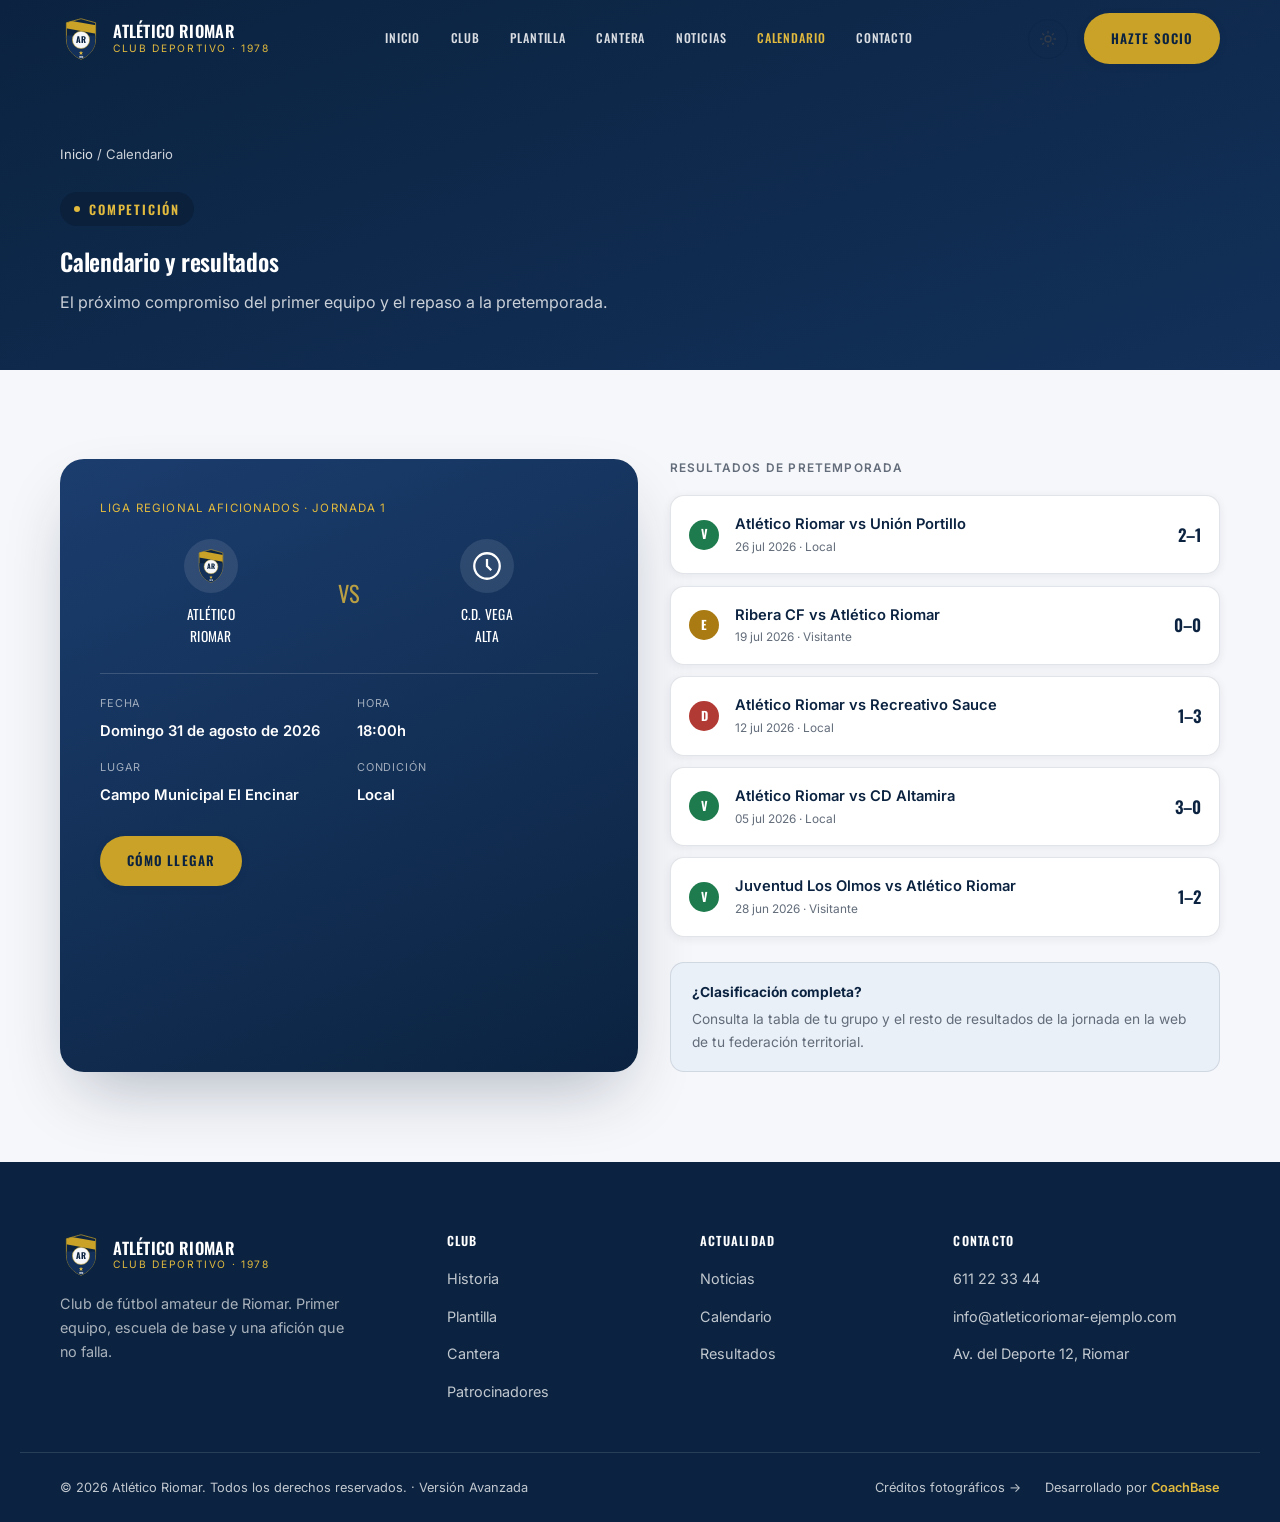
<file: calendario.html>
<!doctype html>
<html lang="es">
<head>
<meta charset="utf-8">
<meta name="viewport" content="width=device-width, initial-scale=1">
<title>Calendario y resultados · Atlético Riomar</title>
<meta name="description" content="Próximo partido y resultados de pretemporada del Atlético Riomar.">
<meta name="theme-color" content="#0B2340">
<script>(function(){try{var t=localStorage.getItem("ar-theme");if(t==="dark")document.documentElement.setAttribute("data-theme","dark");}catch(e){}})();</script>
<link rel="preconnect" href="https://fonts.googleapis.com">
<link rel="preconnect" href="https://fonts.gstatic.com" crossorigin>
<link rel="stylesheet" href="https://fonts.googleapis.com/css2?family=Oswald:wght@500;600;700&family=Inter:wght@400;500;600;700;800&display=swap">
<link rel="icon" type="image/svg+xml" href="assets/favicon.svg">
<link rel="apple-touch-icon" href="assets/favicon.svg">
<link rel="stylesheet" href="styles.css?v=1">
</head>
<body>
<a href="#contenido" class="skip-link">Saltar al contenido</a>
<svg width="0" height="0" style="position:absolute" aria-hidden="true">
  <defs>
    <clipPath id="crest-clip" clipPathUnits="userSpaceOnUse">
      <path d="M100,4 C100,4 20,26 20,26 L20,112 C20,170 54,206 100,226 C146,206 180,170 180,112 L180,26 C180,26 100,4 100,4 Z"/>
    </clipPath>
    <symbol id="crest" viewBox="0 0 200 230">
      <path d="M100,4 C100,4 20,26 20,26 L20,112 C20,170 54,206 100,226 C146,206 180,170 180,112 L180,26 C180,26 100,4 100,4 Z" fill="#0B2340" stroke="#C9A227" stroke-width="4"/>
      <g clip-path="url(#crest-clip)">
        <rect x="-20" y="96" width="240" height="150" fill="#123059"/>
        <polygon points="-20,4 260,54 260,100 -20,50" fill="#C9A227"/>
      </g>
      <circle cx="100" cy="120" r="47" fill="#F6F7FA" stroke="#C9A227" stroke-width="3"/>
      <text x="100" y="136" text-anchor="middle" font-family="Oswald, sans-serif" font-weight="700" font-size="46" fill="#0B2340">AR</text>
      <polygon points="100,180 103.2,188.2 112,188.4 105,193.6 107.6,202 100,197 92.4,202 95,193.6 88,188.4 96.8,188.2" fill="#E2BA3E"/>
      <text x="100" y="217" text-anchor="middle" font-family="Oswald, sans-serif" font-weight="600" font-size="14" letter-spacing="1" fill="#F6F7FA">1978</text>
    </symbol>
  </defs>
</svg>
<header class="nav" data-nav>
  <div class="container nav-inner">
    <a href="index.html" class="brand">
      <svg class="brand-crest" aria-hidden="true"><use href="#crest"></use></svg>
      <span class="brand-text">
        <span class="brand-name">Atlético Riomar</span>
        <span class="brand-sub">Club Deportivo · 1978</span>
      </span>
    </a>

    <nav class="nav-links" aria-label="Navegación principal">
      <a class="nav-link" href="index.html">Inicio</a>
      <a class="nav-link" href="club.html">Club</a>
      <a class="nav-link" href="plantilla.html">Plantilla</a>
      <a class="nav-link" href="cantera.html">Cantera</a>
      <a class="nav-link" href="noticias.html">Noticias</a>
      <a class="nav-link is-active" href="calendario.html">Calendario</a>
      <a class="nav-link" href="contacto.html">Contacto</a>
    </nav>

    <div class="nav-actions">
      <button class="theme-toggle" type="button" aria-label="Cambiar a modo oscuro" data-theme-toggle>
        <svg class="icon-sun" viewBox="0 0 24 24" fill="none" stroke="currentColor" stroke-width="1.8" stroke-linecap="round"><circle cx="12" cy="12" r="4"/><path d="M12 2v2M12 20v2M4.9 4.9l1.4 1.4M17.7 17.7l1.4 1.4M2 12h2M20 12h2M4.9 19.1l1.4-1.4M17.7 6.3l1.4-1.4"/></svg>
        <svg class="icon-moon" viewBox="0 0 24 24" fill="none" stroke="currentColor" stroke-width="1.8" stroke-linecap="round" stroke-linejoin="round"><path d="M21 12.8A9 9 0 1 1 11.2 3 7 7 0 0 0 21 12.8Z"/></svg>
      </button>
      <a href="contacto.html" class="btn btn-primary nav-cta">Hazte socio</a>
      <button class="nav-burger" type="button" aria-label="Abrir menú" aria-expanded="false" data-burger>
        <span></span><span></span><span></span>
      </button>
    </div>
  </div>
</header>

<nav class="mobile-menu" data-mobile-menu aria-label="Navegación móvil">
  <a href="index.html" class="">Inicio</a>
  <a href="club.html" class="">Club</a>
  <a href="plantilla.html" class="">Plantilla</a>
  <a href="cantera.html" class="">Cantera</a>
  <a href="noticias.html" class="">Noticias</a>
  <a href="calendario.html" class="is-active">Calendario</a>
  <a href="contacto.html" class="">Contacto</a>
  <a href="contacto.html" class="btn btn-primary">Hazte socio</a>
</nav>
<section class="page-hero">
  <div class="container">
    <p class="breadcrumbs"><a href="index.html">Inicio</a> / Calendario</p>
    <p class="eyebrow">Competición</p>
    <h1>Calendario y resultados</h1>
    <p>El próximo compromiso del primer equipo y el repaso a la pretemporada.</p>
  </div>
</section>

<main id="contenido">
<section class="section" id="resultados">
  <div class="container">

    <div class="match-grid">
      <div class="next-match reveal">
        <div class="next-match-comp">Liga Regional Aficionados · Jornada 1</div>
        <div class="next-match-teams">
          <div class="next-match-team">
            <span class="crest-badge"><svg viewBox="0 0 200 230" aria-hidden="true"><use href="#crest"></use></svg></span>
            <span>Atlético<br>Riomar</span>
          </div>
          <div class="next-match-vs">VS</div>
          <div class="next-match-team">
            <span class="crest-badge"><svg viewBox="0 0 24 24" fill="none" stroke="currentColor" stroke-width="1.6"><circle cx="12" cy="12" r="9"/><path d="M12 7v5l3 3"/></svg></span>
            <span>C.D. Vega<br>Alta</span>
          </div>
        </div>
        <div class="next-match-info">
          <div><span>Fecha</span><strong>Domingo 31 de agosto de 2026</strong></div>
          <div><span>Hora</span><strong>18:00h</strong></div>
          <div><span>Lugar</span><strong>Campo Municipal El Encinar</strong></div>
          <div><span>Condición</span><strong>Local</strong></div>
        </div>
        <a href="contacto.html" class="btn btn-primary">Cómo llegar</a>
      </div>

      <div class="reveal">
        <p class="sponsor-tier-label">Resultados de pretemporada</p>
        <div class="results-list">
          <div class="card result-row"><span class="result-tag win">V</span><div class="result-mid"><div class="result-teams">Atlético Riomar vs Unión Portillo</div><div class="result-date">26 jul 2026 · Local</div></div><span class="result-score">2–1</span></div>
          <div class="card result-row"><span class="result-tag draw">E</span><div class="result-mid"><div class="result-teams">Ribera CF vs Atlético Riomar</div><div class="result-date">19 jul 2026 · Visitante</div></div><span class="result-score">0–0</span></div>
          <div class="card result-row"><span class="result-tag loss">D</span><div class="result-mid"><div class="result-teams">Atlético Riomar vs Recreativo Sauce</div><div class="result-date">12 jul 2026 · Local</div></div><span class="result-score">1–3</span></div>
          <div class="card result-row"><span class="result-tag win">V</span><div class="result-mid"><div class="result-teams">Atlético Riomar vs CD Altamira</div><div class="result-date">05 jul 2026 · Local</div></div><span class="result-score">3–0</span></div>
          <div class="card result-row"><span class="result-tag win">V</span><div class="result-mid"><div class="result-teams">Juventud Los Olmos vs Atlético Riomar</div><div class="result-date">28 jun 2026 · Visitante</div></div><span class="result-score">1–2</span></div>
        </div>

        <div class="aviso-nota" style="margin-top:1.6rem;background:var(--navy-tint);border:1px solid var(--line);border-radius:var(--radius-md);padding:1.1rem 1.3rem;font-size:.86rem;color:var(--mute);">
          <strong style="color:var(--navy);display:block;margin-bottom:.3rem;">¿Clasificación completa?</strong>
          Consulta la tabla de tu grupo y el resto de resultados de la jornada en la web de tu federación territorial.
        </div>
      </div>
    </div>
  </div>
</section>
</main>
<footer class="footer">
  <div class="container footer-top">
    <div class="footer-brand">
      <a href="index.html" class="brand">
        <svg class="brand-crest" aria-hidden="true"><use href="#crest"></use></svg>
        <span class="brand-text">
          <span class="brand-name">Atlético Riomar</span>
          <span class="brand-sub">Club Deportivo · 1978</span>
        </span>
      </a>
      <p>Club de fútbol amateur de Riomar. Primer equipo, escuela de base y una afición que no falla.</p>
    </div>
    <div class="footer-col">
      <h4>Club</h4>
      <ul>
        <li><a href="club.html">Historia</a></li>
        <li><a href="plantilla.html">Plantilla</a></li>
        <li><a href="cantera.html">Cantera</a></li>
        <li><a href="index.html#patrocinadores">Patrocinadores</a></li>
      </ul>
    </div>
    <div class="footer-col">
      <h4>Actualidad</h4>
      <ul>
        <li><a href="noticias.html">Noticias</a></li>
        <li><a href="calendario.html">Calendario</a></li>
        <li><a href="calendario.html#resultados">Resultados</a></li>
      </ul>
    </div>
    <div class="footer-col">
      <h4>Contacto</h4>
      <ul>
        <li><a href="tel:+34611223344">611 22 33 44</a></li>
        <li><a href="mailto:info@atleticoriomar-ejemplo.com">info@atleticoriomar-ejemplo.com</a></li>
        <li><a href="contacto.html">Av. del Deporte 12, Riomar</a></li>
      </ul>
    </div>
  </div>
  <div class="container footer-bottom">
    <p>&copy; <span data-year>2026</span> Atlético Riomar. Todos los derechos reservados. · Versión Avanzada</p>
    <div class="footer-bottom-right">
      <a href="creditos.html">Créditos fotográficos →</a>
      <span class="footer-dev">Desarrollado por <a href="https://coachbase.example.com" target="_blank" rel="noopener">CoachBase</a></span>
    </div>
  </div>
</footer>

<script defer src="lib/gsap.min.js"></script>
<script defer src="lib/ScrollTrigger.min.js"></script>
<script defer src="lib/manifest.js"></script>
<script defer src="main.js?v=1"></script>
</body>
</html>
</file>
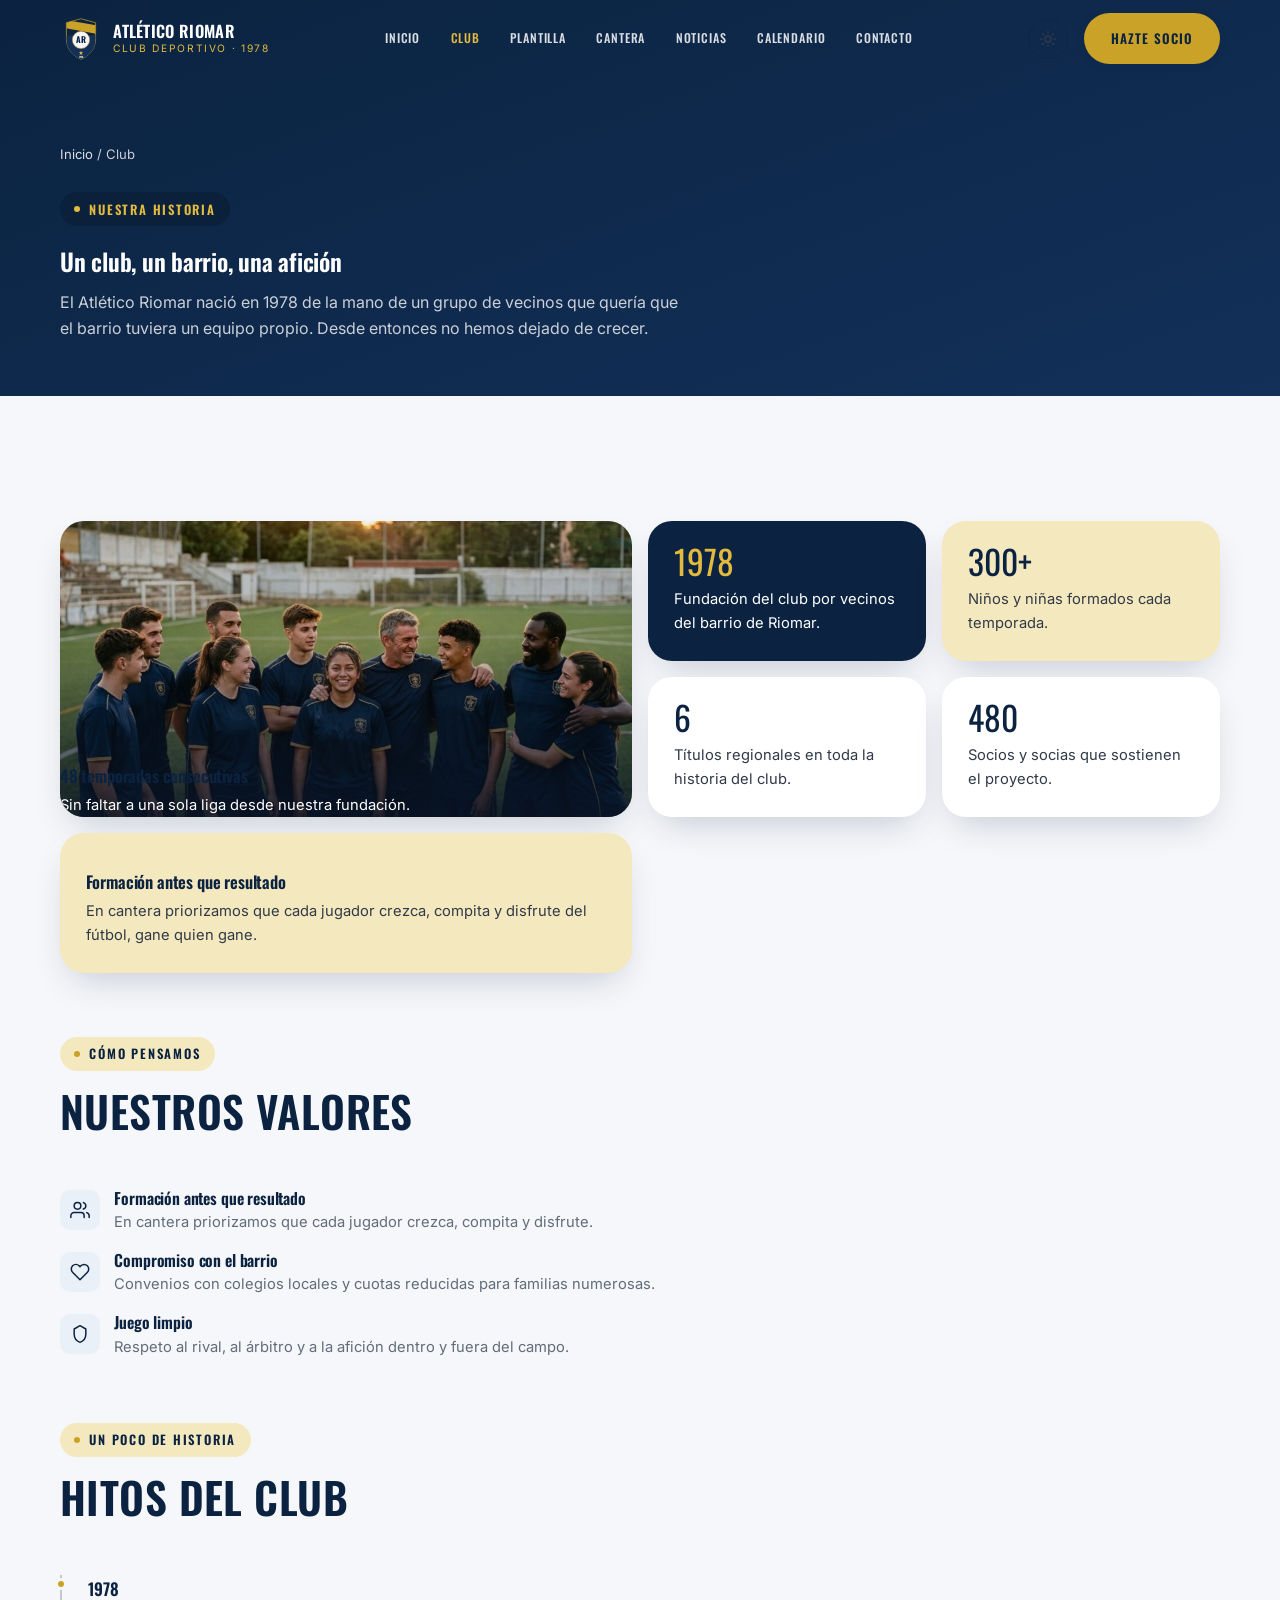
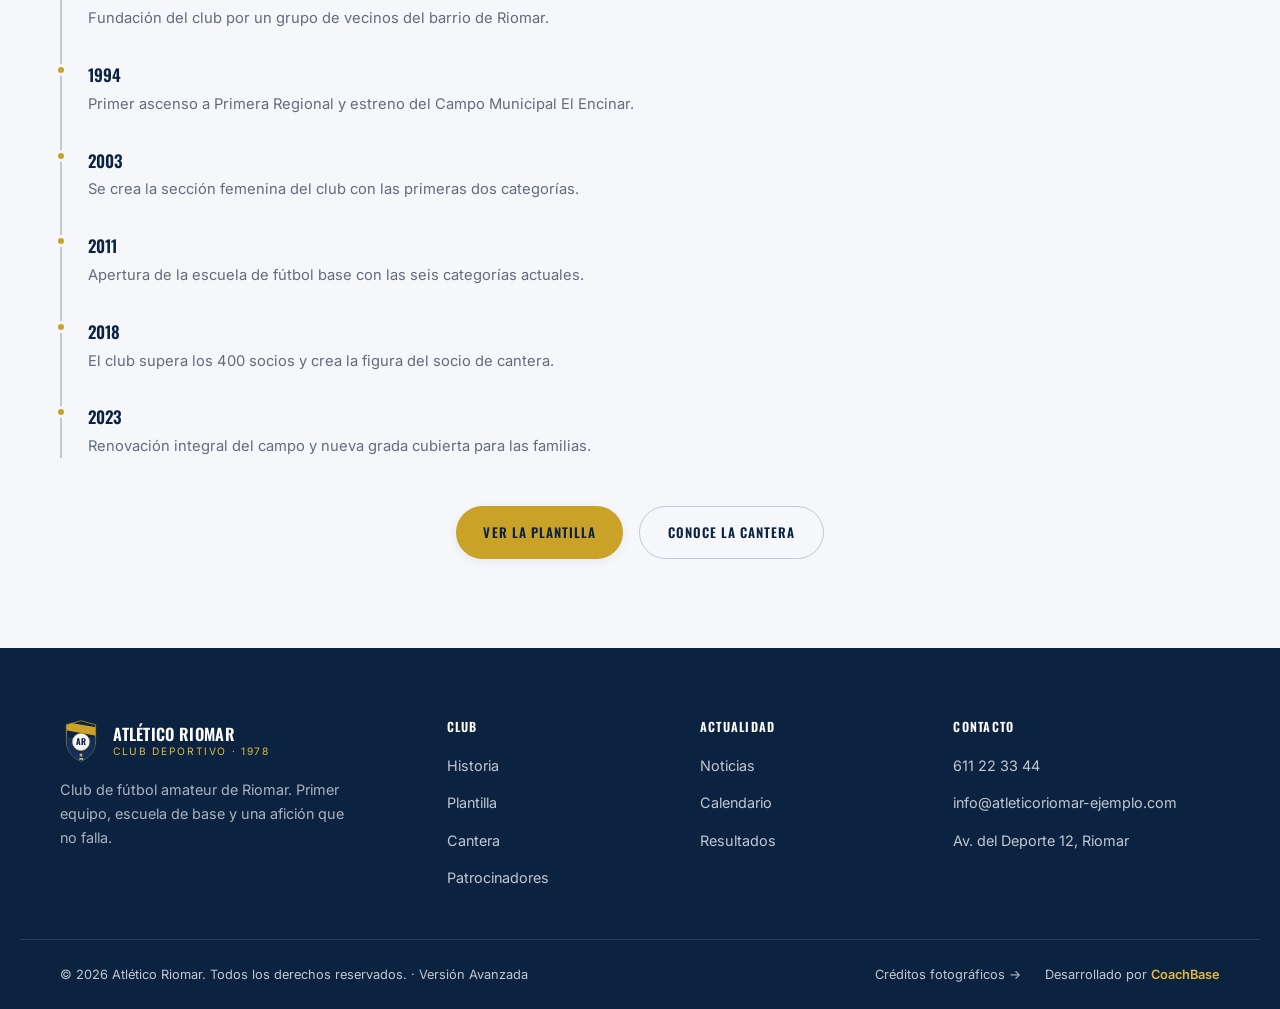
<file: club.html>
<!doctype html>
<html lang="es">
<head>
<meta charset="utf-8">
<meta name="viewport" content="width=device-width, initial-scale=1">
<title>Nuestra historia · Atlético Riomar</title>
<meta name="description" content="La historia completa del Atlético Riomar: fundación, hitos, valores y palmarés del club.">
<meta name="theme-color" content="#0B2340">
<script>(function(){try{var t=localStorage.getItem("ar-theme");if(t==="dark")document.documentElement.setAttribute("data-theme","dark");}catch(e){}})();</script>
<link rel="preconnect" href="https://fonts.googleapis.com">
<link rel="preconnect" href="https://fonts.gstatic.com" crossorigin>
<link rel="stylesheet" href="https://fonts.googleapis.com/css2?family=Oswald:wght@500;600;700&family=Inter:wght@400;500;600;700;800&display=swap">
<link rel="icon" type="image/svg+xml" href="assets/favicon.svg">
<link rel="apple-touch-icon" href="assets/favicon.svg">
<link rel="stylesheet" href="styles.css?v=1">
</head>
<body>
<a href="#contenido" class="skip-link">Saltar al contenido</a>
<svg width="0" height="0" style="position:absolute" aria-hidden="true">
  <defs>
    <clipPath id="crest-clip" clipPathUnits="userSpaceOnUse">
      <path d="M100,4 C100,4 20,26 20,26 L20,112 C20,170 54,206 100,226 C146,206 180,170 180,112 L180,26 C180,26 100,4 100,4 Z"/>
    </clipPath>
    <symbol id="crest" viewBox="0 0 200 230">
      <path d="M100,4 C100,4 20,26 20,26 L20,112 C20,170 54,206 100,226 C146,206 180,170 180,112 L180,26 C180,26 100,4 100,4 Z" fill="#0B2340" stroke="#C9A227" stroke-width="4"/>
      <g clip-path="url(#crest-clip)">
        <rect x="-20" y="96" width="240" height="150" fill="#123059"/>
        <polygon points="-20,4 260,54 260,100 -20,50" fill="#C9A227"/>
      </g>
      <circle cx="100" cy="120" r="47" fill="#F6F7FA" stroke="#C9A227" stroke-width="3"/>
      <text x="100" y="136" text-anchor="middle" font-family="Oswald, sans-serif" font-weight="700" font-size="46" fill="#0B2340">AR</text>
      <polygon points="100,180 103.2,188.2 112,188.4 105,193.6 107.6,202 100,197 92.4,202 95,193.6 88,188.4 96.8,188.2" fill="#E2BA3E"/>
      <text x="100" y="217" text-anchor="middle" font-family="Oswald, sans-serif" font-weight="600" font-size="14" letter-spacing="1" fill="#F6F7FA">1978</text>
    </symbol>
  </defs>
</svg>
<header class="nav" data-nav>
  <div class="container nav-inner">
    <a href="index.html" class="brand">
      <svg class="brand-crest" aria-hidden="true"><use href="#crest"></use></svg>
      <span class="brand-text">
        <span class="brand-name">Atlético Riomar</span>
        <span class="brand-sub">Club Deportivo · 1978</span>
      </span>
    </a>

    <nav class="nav-links" aria-label="Navegación principal">
      <a class="nav-link" href="index.html">Inicio</a>
      <a class="nav-link is-active" href="club.html">Club</a>
      <a class="nav-link" href="plantilla.html">Plantilla</a>
      <a class="nav-link" href="cantera.html">Cantera</a>
      <a class="nav-link" href="noticias.html">Noticias</a>
      <a class="nav-link" href="calendario.html">Calendario</a>
      <a class="nav-link" href="contacto.html">Contacto</a>
    </nav>

    <div class="nav-actions">
      <button class="theme-toggle" type="button" aria-label="Cambiar a modo oscuro" data-theme-toggle>
        <svg class="icon-sun" viewBox="0 0 24 24" fill="none" stroke="currentColor" stroke-width="1.8" stroke-linecap="round"><circle cx="12" cy="12" r="4"/><path d="M12 2v2M12 20v2M4.9 4.9l1.4 1.4M17.7 17.7l1.4 1.4M2 12h2M20 12h2M4.9 19.1l1.4-1.4M17.7 6.3l1.4-1.4"/></svg>
        <svg class="icon-moon" viewBox="0 0 24 24" fill="none" stroke="currentColor" stroke-width="1.8" stroke-linecap="round" stroke-linejoin="round"><path d="M21 12.8A9 9 0 1 1 11.2 3 7 7 0 0 0 21 12.8Z"/></svg>
      </button>
      <a href="contacto.html" class="btn btn-primary nav-cta">Hazte socio</a>
      <button class="nav-burger" type="button" aria-label="Abrir menú" aria-expanded="false" data-burger>
        <span></span><span></span><span></span>
      </button>
    </div>
  </div>
</header>

<nav class="mobile-menu" data-mobile-menu aria-label="Navegación móvil">
  <a href="index.html" class="">Inicio</a>
  <a href="club.html" class="is-active">Club</a>
  <a href="plantilla.html" class="">Plantilla</a>
  <a href="cantera.html" class="">Cantera</a>
  <a href="noticias.html" class="">Noticias</a>
  <a href="calendario.html" class="">Calendario</a>
  <a href="contacto.html" class="">Contacto</a>
  <a href="contacto.html" class="btn btn-primary">Hazte socio</a>
</nav>
<section class="page-hero">
  <div class="container">
    <p class="breadcrumbs"><a href="index.html">Inicio</a> / Club</p>
    <p class="eyebrow">Nuestra historia</p>
    <h1>Un club, un barrio, una afición</h1>
    <p>El Atlético Riomar nació en 1978 de la mano de un grupo de vecinos que quería que el barrio tuviera un equipo propio. Desde entonces no hemos dejado de crecer.</p>
  </div>
</section>

<main id="contenido">

<section class="section">
  <div class="container">
    <div class="bento-grid reveal">
      <div class="bento-item photo span-2 row-2">
        <img src="assets/img/club-historia.jpg" alt="Grupo del club celebrando en el campo al atardecer" loading="lazy">
        <div class="bento-caption"><h3>48 temporadas consecutivas</h3><p>Sin faltar a una sola liga desde nuestra fundación.</p></div>
      </div>
      <div class="bento-item dark"><div class="bento-num">1978</div><p>Fundación del club por vecinos del barrio de Riomar.</p></div>
      <div class="bento-item gold"><div class="bento-num">300+</div><p>Niños y niñas formados cada temporada.</p></div>
      <div class="bento-item"><div class="bento-num">6</div><p>Títulos regionales en toda la historia del club.</p></div>
      <div class="bento-item"><div class="bento-num">480</div><p>Socios y socias que sostienen el proyecto.</p></div>
      <div class="bento-item span-2 gold"><h3>Formación antes que resultado</h3><p>En cantera priorizamos que cada jugador crezca, compita y disfrute del fútbol, gane quien gane.</p></div>
    </div>

    <div class="section-head" style="margin-top:4rem;">
      <p class="eyebrow on-light">Cómo pensamos</p>
      <h2 class="section-title">Nuestros valores</h2>
    </div>
    <div class="club-values">
      <div class="value-item reveal">
        <div class="value-icon" aria-hidden="true"><svg width="20" height="20" viewBox="0 0 24 24" fill="none" stroke="currentColor" stroke-width="1.8" stroke-linecap="round" stroke-linejoin="round"><path d="M17 21v-2a4 4 0 0 0-4-4H5a4 4 0 0 0-4 4v2"/><circle cx="9" cy="7" r="4"/><path d="M23 21v-2a4 4 0 0 0-3-3.87"/><path d="M16 3.13a4 4 0 0 1 0 7.75"/></svg></div>
        <div><h3>Formación antes que resultado</h3><p>En cantera priorizamos que cada jugador crezca, compita y disfrute.</p></div>
      </div>
      <div class="value-item reveal">
        <div class="value-icon" aria-hidden="true"><svg width="20" height="20" viewBox="0 0 24 24" fill="none" stroke="currentColor" stroke-width="1.8" stroke-linecap="round" stroke-linejoin="round"><path d="M20.84 4.61a5.5 5.5 0 0 0-7.78 0L12 5.67l-1.06-1.06a5.5 5.5 0 1 0-7.78 7.78l1.06 1.06L12 21.23l7.78-7.78 1.06-1.06a5.5 5.5 0 0 0 0-7.78z"/></svg></div>
        <div><h3>Compromiso con el barrio</h3><p>Convenios con colegios locales y cuotas reducidas para familias numerosas.</p></div>
      </div>
      <div class="value-item reveal">
        <div class="value-icon" aria-hidden="true"><svg width="20" height="20" viewBox="0 0 24 24" fill="none" stroke="currentColor" stroke-width="1.8" stroke-linecap="round" stroke-linejoin="round"><path d="M12 2l7 4v6c0 5-3.5 8.7-7 10-3.5-1.3-7-5-7-10V6z"/></svg></div>
        <div><h3>Juego limpio</h3><p>Respeto al rival, al árbitro y a la afición dentro y fuera del campo.</p></div>
      </div>
    </div>

    <div class="section-head" style="margin-top:4rem;">
      <p class="eyebrow on-light">Un poco de historia</p>
      <h2 class="section-title">Hitos del club</h2>
    </div>
    <div class="timeline">
      <div class="timeline-item reveal"><div class="timeline-year">1978</div><p>Fundación del club por un grupo de vecinos del barrio de Riomar.</p></div>
      <div class="timeline-item reveal"><div class="timeline-year">1994</div><p>Primer ascenso a Primera Regional y estreno del Campo Municipal El Encinar.</p></div>
      <div class="timeline-item reveal"><div class="timeline-year">2003</div><p>Se crea la sección femenina del club con las primeras dos categorías.</p></div>
      <div class="timeline-item reveal"><div class="timeline-year">2011</div><p>Apertura de la escuela de fútbol base con las seis categorías actuales.</p></div>
      <div class="timeline-item reveal"><div class="timeline-year">2018</div><p>El club supera los 400 socios y crea la figura del socio de cantera.</p></div>
      <div class="timeline-item reveal"><div class="timeline-year">2023</div><p>Renovación integral del campo y nueva grada cubierta para las familias.</p></div>
    </div>

    <div style="text-align:center;margin-top:3rem;display:flex;gap:1rem;justify-content:center;flex-wrap:wrap;">
      <a href="plantilla.html" class="btn btn-primary">Ver la plantilla</a>
      <a href="cantera.html" class="btn btn-outline">Conoce la cantera</a>
    </div>
  </div>
</section>

</main>
<footer class="footer">
  <div class="container footer-top">
    <div class="footer-brand">
      <a href="index.html" class="brand">
        <svg class="brand-crest" aria-hidden="true"><use href="#crest"></use></svg>
        <span class="brand-text">
          <span class="brand-name">Atlético Riomar</span>
          <span class="brand-sub">Club Deportivo · 1978</span>
        </span>
      </a>
      <p>Club de fútbol amateur de Riomar. Primer equipo, escuela de base y una afición que no falla.</p>
    </div>
    <div class="footer-col">
      <h4>Club</h4>
      <ul>
        <li><a href="club.html">Historia</a></li>
        <li><a href="plantilla.html">Plantilla</a></li>
        <li><a href="cantera.html">Cantera</a></li>
        <li><a href="index.html#patrocinadores">Patrocinadores</a></li>
      </ul>
    </div>
    <div class="footer-col">
      <h4>Actualidad</h4>
      <ul>
        <li><a href="noticias.html">Noticias</a></li>
        <li><a href="calendario.html">Calendario</a></li>
        <li><a href="calendario.html#resultados">Resultados</a></li>
      </ul>
    </div>
    <div class="footer-col">
      <h4>Contacto</h4>
      <ul>
        <li><a href="tel:+34611223344">611 22 33 44</a></li>
        <li><a href="mailto:info@atleticoriomar-ejemplo.com">info@atleticoriomar-ejemplo.com</a></li>
        <li><a href="contacto.html">Av. del Deporte 12, Riomar</a></li>
      </ul>
    </div>
  </div>
  <div class="container footer-bottom">
    <p>&copy; <span data-year>2026</span> Atlético Riomar. Todos los derechos reservados. · Versión Avanzada</p>
    <div class="footer-bottom-right">
      <a href="creditos.html">Créditos fotográficos →</a>
      <span class="footer-dev">Desarrollado por <a href="https://coachbase.example.com" target="_blank" rel="noopener">CoachBase</a></span>
    </div>
  </div>
</footer>

<script defer src="lib/gsap.min.js"></script>
<script defer src="lib/ScrollTrigger.min.js"></script>
<script defer src="lib/manifest.js"></script>
<script defer src="main.js?v=1"></script>
</body>
</html>
</file>
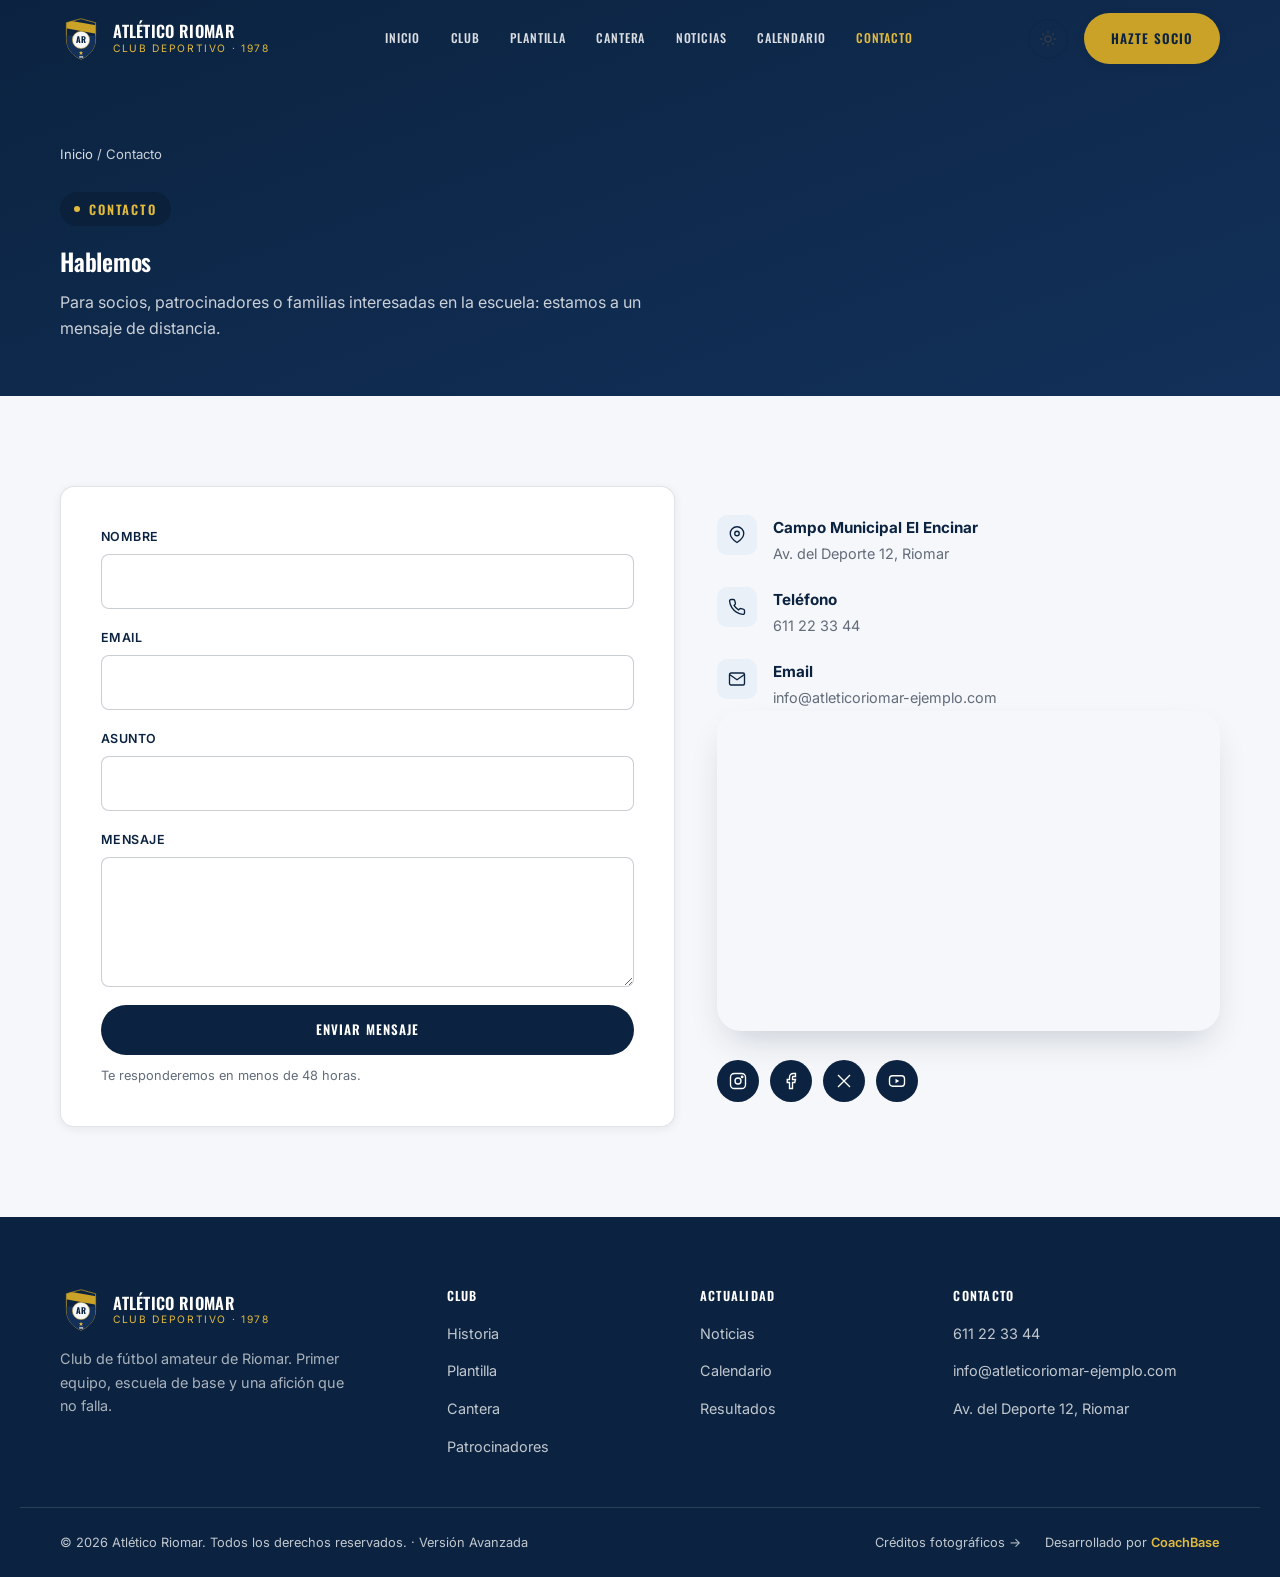
<file: contacto.html>
<!doctype html>
<html lang="es">
<head>
<meta charset="utf-8">
<meta name="viewport" content="width=device-width, initial-scale=1">
<title>Contacto · Atlético Riomar</title>
<meta name="description" content="Contacta con el Atlético Riomar: socios, patrocinadores o familias interesadas en la escuela de fútbol.">
<meta name="theme-color" content="#0B2340">
<script>(function(){try{var t=localStorage.getItem("ar-theme");if(t==="dark")document.documentElement.setAttribute("data-theme","dark");}catch(e){}})();</script>
<link rel="preconnect" href="https://fonts.googleapis.com">
<link rel="preconnect" href="https://fonts.gstatic.com" crossorigin>
<link rel="stylesheet" href="https://fonts.googleapis.com/css2?family=Oswald:wght@500;600;700&family=Inter:wght@400;500;600;700;800&display=swap">
<link rel="icon" type="image/svg+xml" href="assets/favicon.svg">
<link rel="apple-touch-icon" href="assets/favicon.svg">
<link rel="stylesheet" href="styles.css?v=1">
</head>
<body>
<a href="#contenido" class="skip-link">Saltar al contenido</a>
<svg width="0" height="0" style="position:absolute" aria-hidden="true">
  <defs>
    <clipPath id="crest-clip" clipPathUnits="userSpaceOnUse">
      <path d="M100,4 C100,4 20,26 20,26 L20,112 C20,170 54,206 100,226 C146,206 180,170 180,112 L180,26 C180,26 100,4 100,4 Z"/>
    </clipPath>
    <symbol id="crest" viewBox="0 0 200 230">
      <path d="M100,4 C100,4 20,26 20,26 L20,112 C20,170 54,206 100,226 C146,206 180,170 180,112 L180,26 C180,26 100,4 100,4 Z" fill="#0B2340" stroke="#C9A227" stroke-width="4"/>
      <g clip-path="url(#crest-clip)">
        <rect x="-20" y="96" width="240" height="150" fill="#123059"/>
        <polygon points="-20,4 260,54 260,100 -20,50" fill="#C9A227"/>
      </g>
      <circle cx="100" cy="120" r="47" fill="#F6F7FA" stroke="#C9A227" stroke-width="3"/>
      <text x="100" y="136" text-anchor="middle" font-family="Oswald, sans-serif" font-weight="700" font-size="46" fill="#0B2340">AR</text>
      <polygon points="100,180 103.2,188.2 112,188.4 105,193.6 107.6,202 100,197 92.4,202 95,193.6 88,188.4 96.8,188.2" fill="#E2BA3E"/>
      <text x="100" y="217" text-anchor="middle" font-family="Oswald, sans-serif" font-weight="600" font-size="14" letter-spacing="1" fill="#F6F7FA">1978</text>
    </symbol>
  </defs>
</svg>
<header class="nav" data-nav>
  <div class="container nav-inner">
    <a href="index.html" class="brand">
      <svg class="brand-crest" aria-hidden="true"><use href="#crest"></use></svg>
      <span class="brand-text">
        <span class="brand-name">Atlético Riomar</span>
        <span class="brand-sub">Club Deportivo · 1978</span>
      </span>
    </a>

    <nav class="nav-links" aria-label="Navegación principal">
      <a class="nav-link" href="index.html">Inicio</a>
      <a class="nav-link" href="club.html">Club</a>
      <a class="nav-link" href="plantilla.html">Plantilla</a>
      <a class="nav-link" href="cantera.html">Cantera</a>
      <a class="nav-link" href="noticias.html">Noticias</a>
      <a class="nav-link" href="calendario.html">Calendario</a>
      <a class="nav-link is-active" href="contacto.html">Contacto</a>
    </nav>

    <div class="nav-actions">
      <button class="theme-toggle" type="button" aria-label="Cambiar a modo oscuro" data-theme-toggle>
        <svg class="icon-sun" viewBox="0 0 24 24" fill="none" stroke="currentColor" stroke-width="1.8" stroke-linecap="round"><circle cx="12" cy="12" r="4"/><path d="M12 2v2M12 20v2M4.9 4.9l1.4 1.4M17.7 17.7l1.4 1.4M2 12h2M20 12h2M4.9 19.1l1.4-1.4M17.7 6.3l1.4-1.4"/></svg>
        <svg class="icon-moon" viewBox="0 0 24 24" fill="none" stroke="currentColor" stroke-width="1.8" stroke-linecap="round" stroke-linejoin="round"><path d="M21 12.8A9 9 0 1 1 11.2 3 7 7 0 0 0 21 12.8Z"/></svg>
      </button>
      <a href="contacto.html" class="btn btn-primary nav-cta">Hazte socio</a>
      <button class="nav-burger" type="button" aria-label="Abrir menú" aria-expanded="false" data-burger>
        <span></span><span></span><span></span>
      </button>
    </div>
  </div>
</header>

<nav class="mobile-menu" data-mobile-menu aria-label="Navegación móvil">
  <a href="index.html" class="">Inicio</a>
  <a href="club.html" class="">Club</a>
  <a href="plantilla.html" class="">Plantilla</a>
  <a href="cantera.html" class="">Cantera</a>
  <a href="noticias.html" class="">Noticias</a>
  <a href="calendario.html" class="">Calendario</a>
  <a href="contacto.html" class="is-active">Contacto</a>
  <a href="contacto.html" class="btn btn-primary">Hazte socio</a>
</nav>
<section class="page-hero">
  <div class="container">
    <p class="breadcrumbs"><a href="index.html">Inicio</a> / Contacto</p>
    <p class="eyebrow">Contacto</p>
    <h1>Hablemos</h1>
    <p>Para socios, patrocinadores o familias interesadas en la escuela: estamos a un mensaje de distancia.</p>
  </div>
</section>

<main id="contenido">
<section class="section" id="socio">
  <div class="container contact-layout">

    <div class="card contact-form-card reveal">
      <form data-contact-form novalidate name="contacto" method="POST" data-netlify="true" netlify-honeypot="bot-field">
        <input type="hidden" name="form-name" value="contacto">
        <p style="display:none;"><label>No rellenar: <input name="bot-field"></label></p>
        <div class="field">
          <label for="f-nombre">Nombre</label>
          <input id="f-nombre" name="nombre" type="text" required autocomplete="name">
        </div>
        <div class="field">
          <label for="f-email">Email</label>
          <input id="f-email" name="email" type="email" required autocomplete="email">
        </div>
        <div class="field">
          <label for="f-asunto">Asunto</label>
          <input id="f-asunto" name="asunto" type="text" required>
        </div>
        <div class="field">
          <label for="f-mensaje">Mensaje</label>
          <textarea id="f-mensaje" name="mensaje" required></textarea>
        </div>
        <button type="submit" class="btn btn-dark btn-block">Enviar mensaje</button>
        <p class="form-note">Te responderemos en menos de 48 horas.</p>
        <p class="form-status" data-form-status role="status">¡Gracias! Hemos recibido tu mensaje y te contestaremos muy pronto.</p>
      </form>
    </div>

    <div class="reveal">
      <div class="contact-info-list">
        <div class="contact-info-item">
          <div class="value-icon" aria-hidden="true"><svg width="18" height="18" viewBox="0 0 24 24" fill="none" stroke="currentColor" stroke-width="1.8"><path d="M21 10c0 6-9 12-9 12s-9-6-9-12a9 9 0 0 1 18 0z"/><circle cx="12" cy="10" r="3"/></svg></div>
          <div><strong>Campo Municipal El Encinar</strong><span>Av. del Deporte 12, Riomar</span></div>
        </div>
        <div class="contact-info-item">
          <div class="value-icon" aria-hidden="true"><svg width="18" height="18" viewBox="0 0 24 24" fill="none" stroke="currentColor" stroke-width="1.8"><path d="M22 16.92v3a2 2 0 0 1-2.18 2 19.79 19.79 0 0 1-8.63-3.07 19.5 19.5 0 0 1-6-6 19.79 19.79 0 0 1-3.07-8.67A2 2 0 0 1 4.11 2h3a2 2 0 0 1 2 1.72c.127.96.361 1.903.7 2.81a2 2 0 0 1-.45 2.11L8.09 9.91a16 16 0 0 0 6 6l1.27-1.27a2 2 0 0 1 2.11-.45c.907.339 1.85.573 2.81.7A2 2 0 0 1 22 16.92z"/></svg></div>
          <div><strong>Teléfono</strong><a href="tel:+34611223344">611 22 33 44</a></div>
        </div>
        <div class="contact-info-item">
          <div class="value-icon" aria-hidden="true"><svg width="18" height="18" viewBox="0 0 24 24" fill="none" stroke="currentColor" stroke-width="1.8"><path d="M4 4h16v16H4z" opacity="0"/><path d="M22 6l-10 7L2 6"/><rect x="2" y="4" width="20" height="16" rx="2"/></svg></div>
          <div><strong>Email</strong><a href="mailto:info@atleticoriomar-ejemplo.com">info@atleticoriomar-ejemplo.com</a></div>
        </div>
      </div>

      <iframe class="contact-map" loading="lazy" title="Ubicación del Campo Municipal El Encinar"
        src="https://www.google.com/maps?q=Sevilla&output=embed"></iframe>

      <div class="social-row" style="margin-top:1.4rem;">
        <a class="social-btn" href="https://instagram.com/" target="_blank" rel="noopener" aria-label="Instagram"><svg viewBox="0 0 24 24" fill="none" stroke="currentColor" stroke-width="1.8"><rect x="2" y="2" width="20" height="20" rx="5"/><circle cx="12" cy="12" r="4"/><circle cx="17.5" cy="6.5" r="1"/></svg></a>
        <a class="social-btn" href="https://facebook.com/" target="_blank" rel="noopener" aria-label="Facebook"><svg viewBox="0 0 24 24" fill="none" stroke="currentColor" stroke-width="1.8"><path d="M18 2h-3a5 5 0 0 0-5 5v3H7v4h3v8h4v-8h3l1-4h-4V7a1 1 0 0 1 1-1h3z"/></svg></a>
        <a class="social-btn" href="https://x.com/" target="_blank" rel="noopener" aria-label="X (Twitter)"><svg viewBox="0 0 24 24" fill="none" stroke="currentColor" stroke-width="1.8"><path d="M4 4l16 16M20 4L4 20"/></svg></a>
        <a class="social-btn" href="https://youtube.com/" target="_blank" rel="noopener" aria-label="YouTube"><svg viewBox="0 0 24 24" fill="none" stroke="currentColor" stroke-width="1.8"><rect x="2" y="5" width="20" height="14" rx="4"/><path d="M10 9l5 3-5 3z" fill="currentColor" stroke="none"/></svg></a>
      </div>
    </div>

  </div>
</section>
</main>
<footer class="footer">
  <div class="container footer-top">
    <div class="footer-brand">
      <a href="index.html" class="brand">
        <svg class="brand-crest" aria-hidden="true"><use href="#crest"></use></svg>
        <span class="brand-text">
          <span class="brand-name">Atlético Riomar</span>
          <span class="brand-sub">Club Deportivo · 1978</span>
        </span>
      </a>
      <p>Club de fútbol amateur de Riomar. Primer equipo, escuela de base y una afición que no falla.</p>
    </div>
    <div class="footer-col">
      <h4>Club</h4>
      <ul>
        <li><a href="club.html">Historia</a></li>
        <li><a href="plantilla.html">Plantilla</a></li>
        <li><a href="cantera.html">Cantera</a></li>
        <li><a href="index.html#patrocinadores">Patrocinadores</a></li>
      </ul>
    </div>
    <div class="footer-col">
      <h4>Actualidad</h4>
      <ul>
        <li><a href="noticias.html">Noticias</a></li>
        <li><a href="calendario.html">Calendario</a></li>
        <li><a href="calendario.html#resultados">Resultados</a></li>
      </ul>
    </div>
    <div class="footer-col">
      <h4>Contacto</h4>
      <ul>
        <li><a href="tel:+34611223344">611 22 33 44</a></li>
        <li><a href="mailto:info@atleticoriomar-ejemplo.com">info@atleticoriomar-ejemplo.com</a></li>
        <li><a href="contacto.html">Av. del Deporte 12, Riomar</a></li>
      </ul>
    </div>
  </div>
  <div class="container footer-bottom">
    <p>&copy; <span data-year>2026</span> Atlético Riomar. Todos los derechos reservados. · Versión Avanzada</p>
    <div class="footer-bottom-right">
      <a href="creditos.html">Créditos fotográficos →</a>
      <span class="footer-dev">Desarrollado por <a href="https://coachbase.example.com" target="_blank" rel="noopener">CoachBase</a></span>
    </div>
  </div>
</footer>

<script defer src="lib/gsap.min.js"></script>
<script defer src="lib/ScrollTrigger.min.js"></script>
<script defer src="lib/manifest.js"></script>
<script defer src="main.js?v=1"></script>
</body>
</html>
</file>
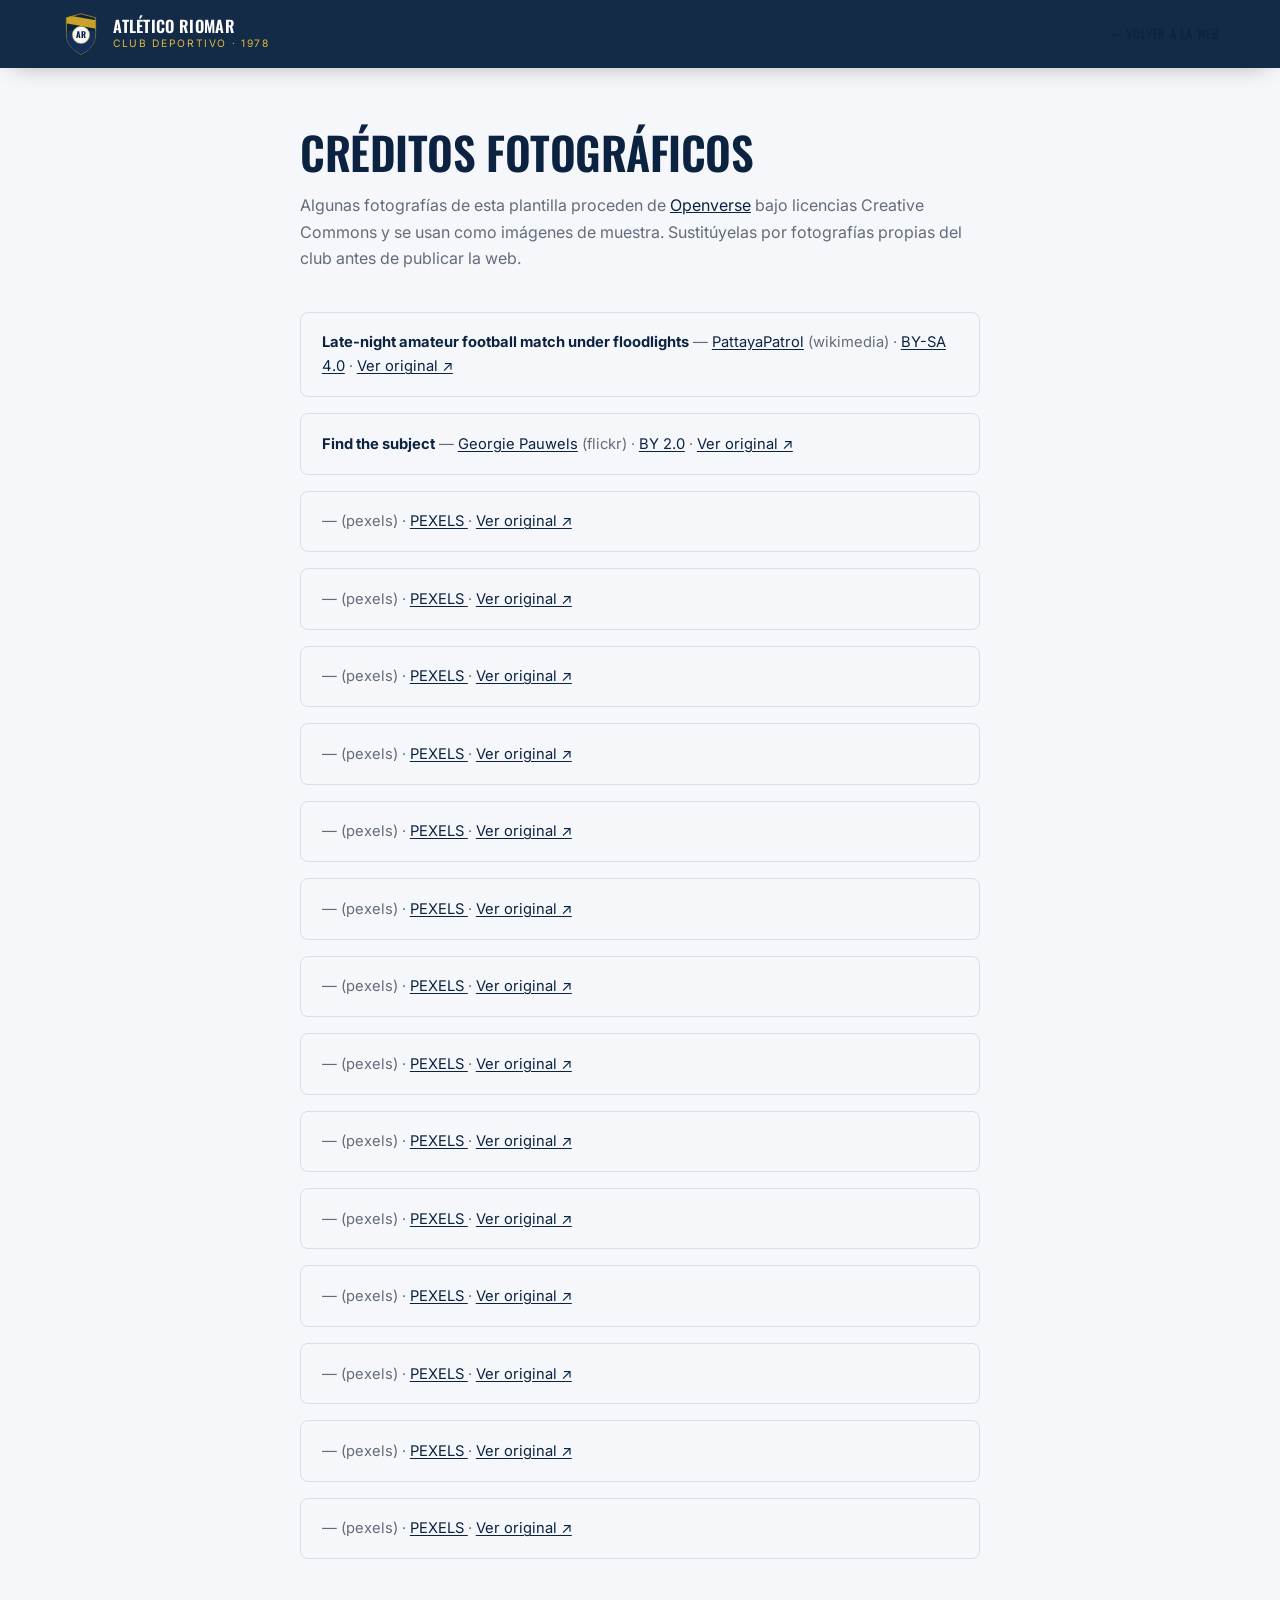
<file: creditos.html>
<!doctype html>
<html lang="es">
<head>
<meta charset="utf-8">
<meta name="viewport" content="width=device-width, initial-scale=1">
<title>Créditos fotográficos · Atlético Riomar</title>
<meta name="robots" content="noindex">
<link rel="icon" type="image/svg+xml" href="assets/favicon.svg">
<link rel="preconnect" href="https://fonts.googleapis.com">
<link rel="preconnect" href="https://fonts.gstatic.com" crossorigin>
<link rel="stylesheet" href="https://fonts.googleapis.com/css2?family=Oswald:wght@500;600;700&family=Inter:wght@400;500;600;700;800&display=swap">
<link rel="stylesheet" href="styles.css?v=1">
<style>
  .credits-page { padding-block: clamp(6rem, 10vw, 8rem) 5rem; max-width: 760px; }
  .credits-page h1 { font-size: clamp(2rem, 4vw, 2.8rem); text-transform: uppercase; }
  .credits-page > p { color: var(--mute); margin-top: 1rem; }
  .credits-list { margin-top: 2.5rem; display: grid; gap: 1rem; }
  .credits-list li {
    padding: 1.1rem 1.3rem;
    border: 1px solid var(--line);
    border-radius: var(--radius-sm);
    font-size: .92rem;
    color: var(--mute);
  }
  .credits-list strong { color: var(--navy); }
  .credits-list a { color: var(--navy); text-decoration: underline; text-underline-offset: 2px; }
  .back-link { display: inline-flex; align-items: center; gap: .4rem; font-family: var(--display); font-size: .8rem; letter-spacing: .06em; text-transform: uppercase; color: var(--navy); }
</style>
</head>
<body>
<a href="#contenido" class="skip-link">Saltar al contenido</a>
<header class="nav is-solid">
  <div class="container nav-inner">
    <a href="index.html" class="brand">
      <svg width="42" height="42" viewBox="0 0 200 230" aria-hidden="true">
        <defs>
          <clipPath id="cc-clip"><path d="M100,4 C100,4 20,26 20,26 L20,112 C20,170 54,206 100,226 C146,206 180,170 180,112 L180,26 C180,26 100,4 100,4 Z"/></clipPath>
        </defs>
        <path d="M100,4 C100,4 20,26 20,26 L20,112 C20,170 54,206 100,226 C146,206 180,170 180,112 L180,26 C180,26 100,4 100,4 Z" fill="#0B2340" stroke="#C9A227" stroke-width="4"/>
        <g clip-path="url(#cc-clip)"><rect x="-20" y="96" width="240" height="150" fill="#123059"/><polygon points="-20,4 260,54 260,100 -20,50" fill="#C9A227"/></g>
        <circle cx="100" cy="120" r="47" fill="#F6F7FA" stroke="#C9A227" stroke-width="3"/>
        <text x="100" y="136" text-anchor="middle" font-family="Oswald, sans-serif" font-weight="700" font-size="46" fill="#0B2340">AR</text>
      </svg>
      <span class="brand-text">
        <span class="brand-name">Atlético Riomar</span>
        <span class="brand-sub">Club Deportivo · 1978</span>
      </span>
    </a>
    <a href="index.html" class="back-link">← Volver a la web</a>
  </div>
</header>

<main id="contenido" class="container credits-page">
  <h1>Créditos fotográficos</h1>
  <p>Algunas fotografías de esta plantilla proceden de <a href="https://openverse.org" target="_blank" rel="noopener" style="color:var(--navy);text-decoration:underline;">Openverse</a> bajo licencias Creative Commons y se usan como imágenes de muestra. Sustitúyelas por fotografías propias del club antes de publicar la web.</p>
  <ul class="credits-list" data-credits>
    <li>Cargando créditos…</li>
  </ul>
</main>

<script defer src="lib/credits-render.js?v=1"></script>
</body>
</html>
</file>
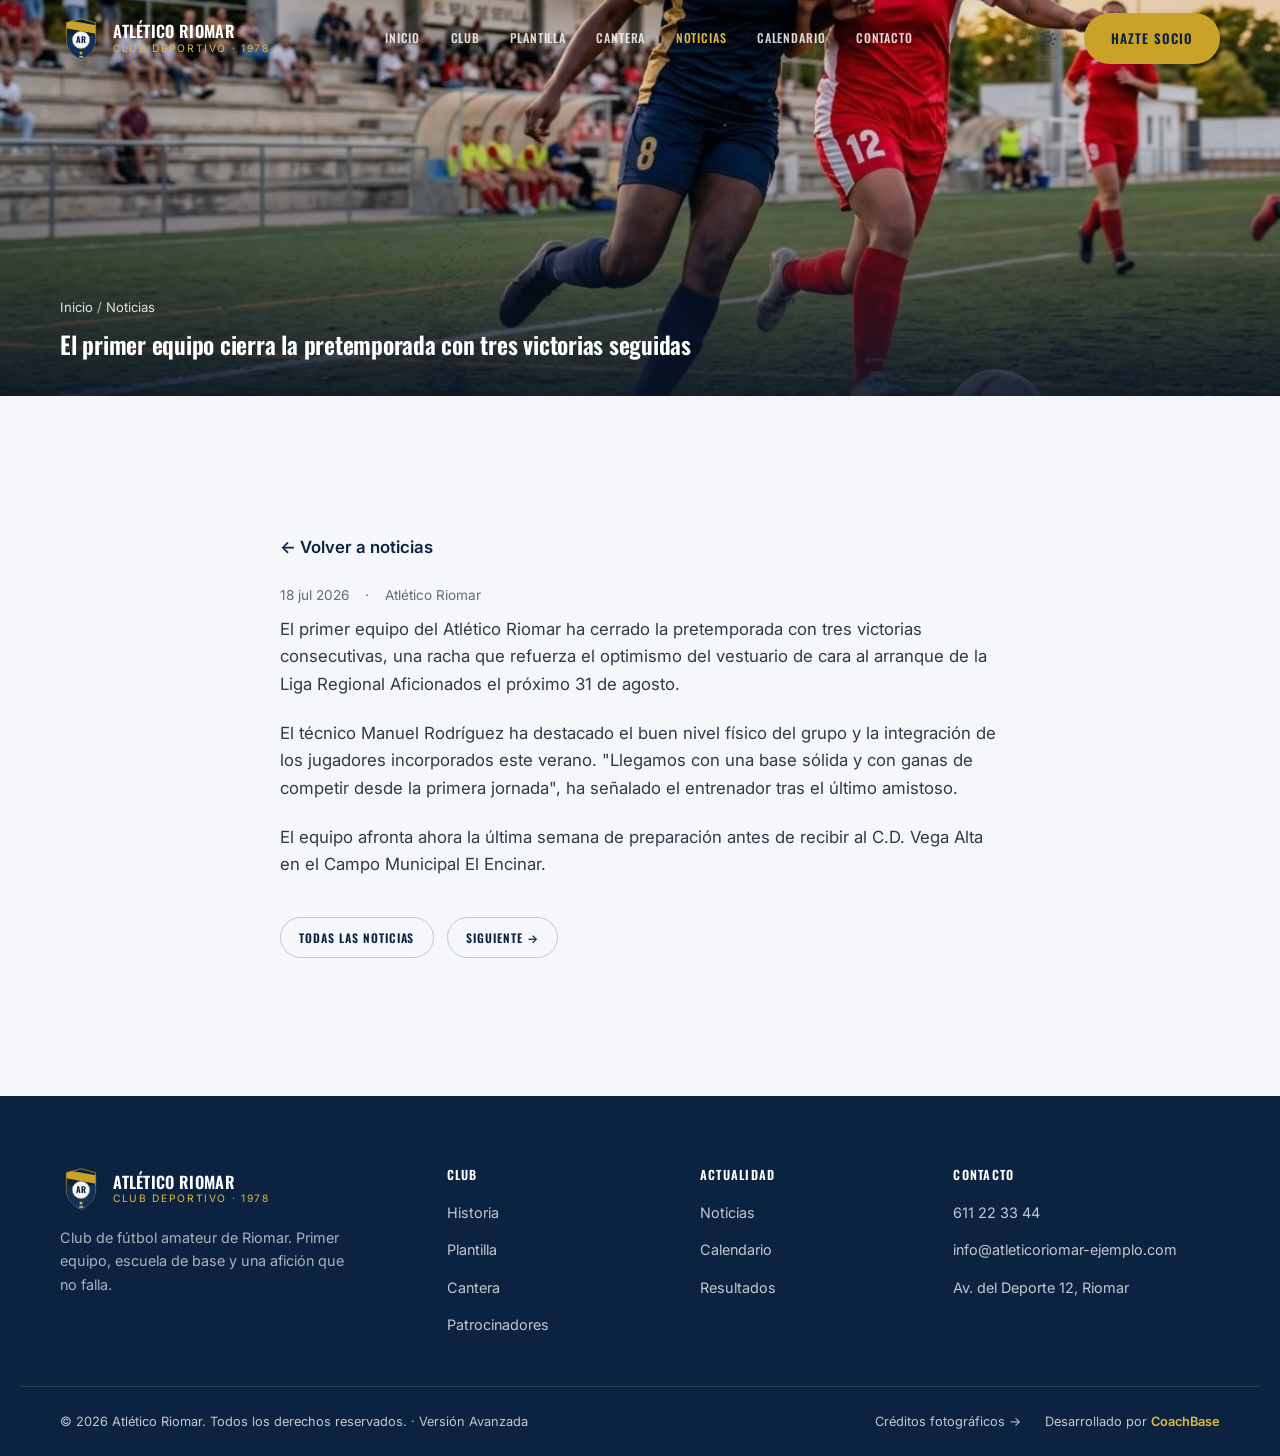
<file: noticia-1.html>
<!doctype html>
<html lang="es">
<head>
<meta charset="utf-8">
<meta name="viewport" content="width=device-width, initial-scale=1">
<title>El primer equipo cierra la pretemporada con tres victorias seguidas · Atlético Riomar</title>
<meta name="description" content="El equipo de Manuel Rodríguez llega con buenas sensaciones al inicio de liga tras un mes de julio muy positivo.">
<meta name="theme-color" content="#0B2340">
<script>(function(){try{var t=localStorage.getItem("ar-theme");if(t==="dark")document.documentElement.setAttribute("data-theme","dark");}catch(e){}})();</script>
<link rel="preconnect" href="https://fonts.googleapis.com">
<link rel="preconnect" href="https://fonts.gstatic.com" crossorigin>
<link rel="stylesheet" href="https://fonts.googleapis.com/css2?family=Oswald:wght@500;600;700&family=Inter:wght@400;500;600;700;800&display=swap">
<link rel="icon" type="image/svg+xml" href="assets/favicon.svg">
<link rel="apple-touch-icon" href="assets/favicon.svg">
<link rel="stylesheet" href="styles.css?v=1">
</head>
<body>
<a href="#contenido" class="skip-link">Saltar al contenido</a>
<svg width="0" height="0" style="position:absolute" aria-hidden="true">
  <defs>
    <clipPath id="crest-clip" clipPathUnits="userSpaceOnUse">
      <path d="M100,4 C100,4 20,26 20,26 L20,112 C20,170 54,206 100,226 C146,206 180,170 180,112 L180,26 C180,26 100,4 100,4 Z"/>
    </clipPath>
    <symbol id="crest" viewBox="0 0 200 230">
      <path d="M100,4 C100,4 20,26 20,26 L20,112 C20,170 54,206 100,226 C146,206 180,170 180,112 L180,26 C180,26 100,4 100,4 Z" fill="#0B2340" stroke="#C9A227" stroke-width="4"/>
      <g clip-path="url(#crest-clip)">
        <rect x="-20" y="96" width="240" height="150" fill="#123059"/>
        <polygon points="-20,4 260,54 260,100 -20,50" fill="#C9A227"/>
      </g>
      <circle cx="100" cy="120" r="47" fill="#F6F7FA" stroke="#C9A227" stroke-width="3"/>
      <text x="100" y="136" text-anchor="middle" font-family="Oswald, sans-serif" font-weight="700" font-size="46" fill="#0B2340">AR</text>
      <polygon points="100,180 103.2,188.2 112,188.4 105,193.6 107.6,202 100,197 92.4,202 95,193.6 88,188.4 96.8,188.2" fill="#E2BA3E"/>
      <text x="100" y="217" text-anchor="middle" font-family="Oswald, sans-serif" font-weight="600" font-size="14" letter-spacing="1" fill="#F6F7FA">1978</text>
    </symbol>
  </defs>
</svg>
<header class="nav" data-nav>
  <div class="container nav-inner">
    <a href="index.html" class="brand">
      <svg class="brand-crest" aria-hidden="true"><use href="#crest"></use></svg>
      <span class="brand-text">
        <span class="brand-name">Atlético Riomar</span>
        <span class="brand-sub">Club Deportivo · 1978</span>
      </span>
    </a>

    <nav class="nav-links" aria-label="Navegación principal">
      <a class="nav-link" href="index.html">Inicio</a>
      <a class="nav-link" href="club.html">Club</a>
      <a class="nav-link" href="plantilla.html">Plantilla</a>
      <a class="nav-link" href="cantera.html">Cantera</a>
      <a class="nav-link is-active" href="noticias.html">Noticias</a>
      <a class="nav-link" href="calendario.html">Calendario</a>
      <a class="nav-link" href="contacto.html">Contacto</a>
    </nav>

    <div class="nav-actions">
      <button class="theme-toggle" type="button" aria-label="Cambiar a modo oscuro" data-theme-toggle>
        <svg class="icon-sun" viewBox="0 0 24 24" fill="none" stroke="currentColor" stroke-width="1.8" stroke-linecap="round"><circle cx="12" cy="12" r="4"/><path d="M12 2v2M12 20v2M4.9 4.9l1.4 1.4M17.7 17.7l1.4 1.4M2 12h2M20 12h2M4.9 19.1l1.4-1.4M17.7 6.3l1.4-1.4"/></svg>
        <svg class="icon-moon" viewBox="0 0 24 24" fill="none" stroke="currentColor" stroke-width="1.8" stroke-linecap="round" stroke-linejoin="round"><path d="M21 12.8A9 9 0 1 1 11.2 3 7 7 0 0 0 21 12.8Z"/></svg>
      </button>
      <a href="contacto.html" class="btn btn-primary nav-cta">Hazte socio</a>
      <button class="nav-burger" type="button" aria-label="Abrir menú" aria-expanded="false" data-burger>
        <span></span><span></span><span></span>
      </button>
    </div>
  </div>
</header>

<nav class="mobile-menu" data-mobile-menu aria-label="Navegación móvil">
  <a href="index.html" class="">Inicio</a>
  <a href="club.html" class="">Club</a>
  <a href="plantilla.html" class="">Plantilla</a>
  <a href="cantera.html" class="">Cantera</a>
  <a href="noticias.html" class="is-active">Noticias</a>
  <a href="calendario.html" class="">Calendario</a>
  <a href="contacto.html" class="">Contacto</a>
  <a href="contacto.html" class="btn btn-primary">Hazte socio</a>
</nav>

<main id="contenido">
<section class="article-hero">
  <img src="assets/img/noticia-1.jpg" alt="El primer equipo cierra la pretemporada con tres victorias seguidas" loading="eager">
  <div class="container article-hero-inner">
    <p class="breadcrumbs"><a href="index.html">Inicio</a> / <a href="noticias.html">Noticias</a></p>
    <h1>El primer equipo cierra la pretemporada con tres victorias seguidas</h1>
  </div>
</section>
<section class="section">
  <div class="container">
    <div class="article-body">
      <a href="noticias.html" class="article-back">← Volver a noticias</a>
      <div class="article-meta"><span>18 jul 2026</span><span>·</span><span>Atlético Riomar</span></div>
      <p>El primer equipo del Atlético Riomar ha cerrado la pretemporada con tres victorias consecutivas, una racha que refuerza el optimismo del vestuario de cara al arranque de la Liga Regional Aficionados el próximo 31 de agosto.</p>
          <p>El técnico Manuel Rodríguez ha destacado el buen nivel físico del grupo y la integración de los jugadores incorporados este verano. "Llegamos con una base sólida y con ganas de competir desde la primera jornada", ha señalado el entrenador tras el último amistoso.</p>
          <p>El equipo afronta ahora la última semana de preparación antes de recibir al C.D. Vega Alta en el Campo Municipal El Encinar.</p>
      <div style="display:flex;gap:.8rem;flex-wrap:wrap;margin-top:2.4rem;">
        <a href="noticias.html" class="btn btn-outline btn-sm">Todas las noticias</a>
        <a href="noticia-2.html" class="btn btn-outline btn-sm">Siguiente →</a>
      </div>
    </div>
  </div>
</section>
</main>
<footer class="footer">
  <div class="container footer-top">
    <div class="footer-brand">
      <a href="index.html" class="brand">
        <svg class="brand-crest" aria-hidden="true"><use href="#crest"></use></svg>
        <span class="brand-text">
          <span class="brand-name">Atlético Riomar</span>
          <span class="brand-sub">Club Deportivo · 1978</span>
        </span>
      </a>
      <p>Club de fútbol amateur de Riomar. Primer equipo, escuela de base y una afición que no falla.</p>
    </div>
    <div class="footer-col">
      <h4>Club</h4>
      <ul>
        <li><a href="club.html">Historia</a></li>
        <li><a href="plantilla.html">Plantilla</a></li>
        <li><a href="cantera.html">Cantera</a></li>
        <li><a href="index.html#patrocinadores">Patrocinadores</a></li>
      </ul>
    </div>
    <div class="footer-col">
      <h4>Actualidad</h4>
      <ul>
        <li><a href="noticias.html">Noticias</a></li>
        <li><a href="calendario.html">Calendario</a></li>
        <li><a href="calendario.html#resultados">Resultados</a></li>
      </ul>
    </div>
    <div class="footer-col">
      <h4>Contacto</h4>
      <ul>
        <li><a href="tel:+34611223344">611 22 33 44</a></li>
        <li><a href="mailto:info@atleticoriomar-ejemplo.com">info@atleticoriomar-ejemplo.com</a></li>
        <li><a href="contacto.html">Av. del Deporte 12, Riomar</a></li>
      </ul>
    </div>
  </div>
  <div class="container footer-bottom">
    <p>&copy; <span data-year>2026</span> Atlético Riomar. Todos los derechos reservados. · Versión Avanzada</p>
    <div class="footer-bottom-right">
      <a href="creditos.html">Créditos fotográficos →</a>
      <span class="footer-dev">Desarrollado por <a href="https://coachbase.example.com" target="_blank" rel="noopener">CoachBase</a></span>
    </div>
  </div>
</footer>

<script defer src="lib/gsap.min.js"></script>
<script defer src="lib/ScrollTrigger.min.js"></script>
<script defer src="lib/manifest.js"></script>
<script defer src="main.js?v=1"></script>
</body>
</html>
</file>
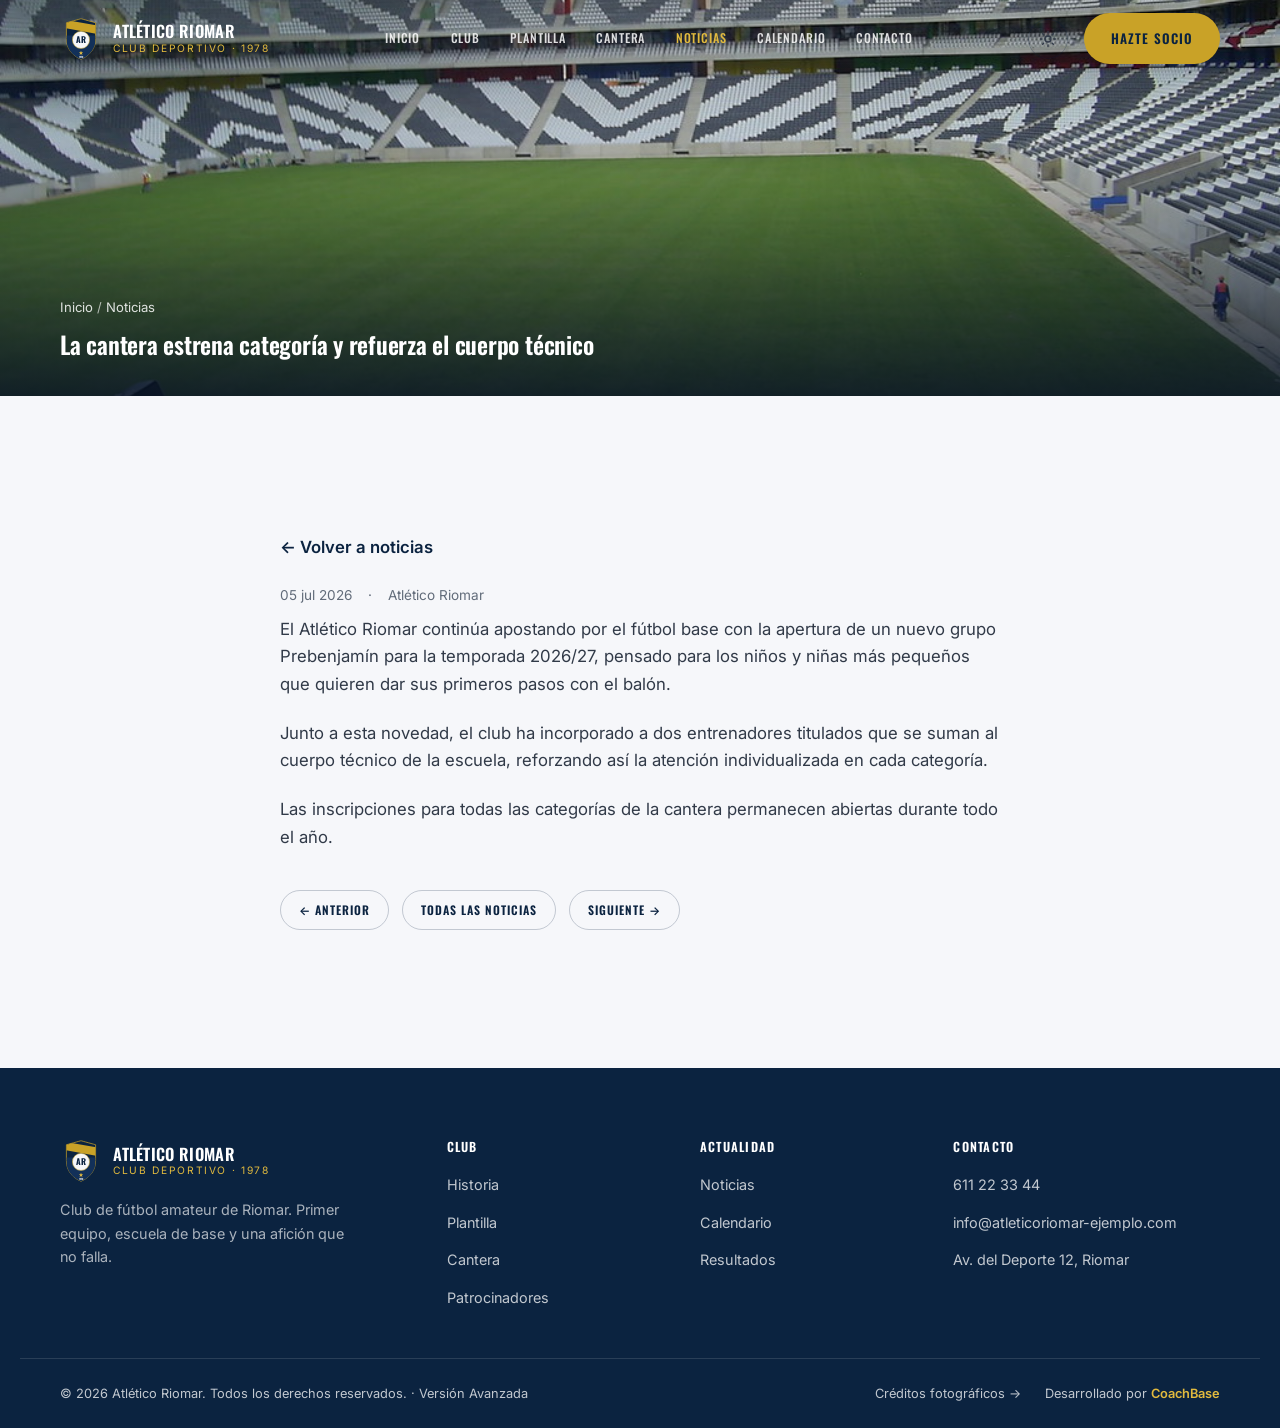
<file: noticia-2.html>
<!doctype html>
<html lang="es">
<head>
<meta charset="utf-8">
<meta name="viewport" content="width=device-width, initial-scale=1">
<title>La cantera estrena categoría y refuerza el cuerpo técnico · Atlético Riomar</title>
<meta name="description" content="El club amplía su escuela con un nuevo grupo Prebenjamín e incorpora dos entrenadores titulados.">
<meta name="theme-color" content="#0B2340">
<script>(function(){try{var t=localStorage.getItem("ar-theme");if(t==="dark")document.documentElement.setAttribute("data-theme","dark");}catch(e){}})();</script>
<link rel="preconnect" href="https://fonts.googleapis.com">
<link rel="preconnect" href="https://fonts.gstatic.com" crossorigin>
<link rel="stylesheet" href="https://fonts.googleapis.com/css2?family=Oswald:wght@500;600;700&family=Inter:wght@400;500;600;700;800&display=swap">
<link rel="icon" type="image/svg+xml" href="assets/favicon.svg">
<link rel="apple-touch-icon" href="assets/favicon.svg">
<link rel="stylesheet" href="styles.css?v=1">
</head>
<body>
<a href="#contenido" class="skip-link">Saltar al contenido</a>
<svg width="0" height="0" style="position:absolute" aria-hidden="true">
  <defs>
    <clipPath id="crest-clip" clipPathUnits="userSpaceOnUse">
      <path d="M100,4 C100,4 20,26 20,26 L20,112 C20,170 54,206 100,226 C146,206 180,170 180,112 L180,26 C180,26 100,4 100,4 Z"/>
    </clipPath>
    <symbol id="crest" viewBox="0 0 200 230">
      <path d="M100,4 C100,4 20,26 20,26 L20,112 C20,170 54,206 100,226 C146,206 180,170 180,112 L180,26 C180,26 100,4 100,4 Z" fill="#0B2340" stroke="#C9A227" stroke-width="4"/>
      <g clip-path="url(#crest-clip)">
        <rect x="-20" y="96" width="240" height="150" fill="#123059"/>
        <polygon points="-20,4 260,54 260,100 -20,50" fill="#C9A227"/>
      </g>
      <circle cx="100" cy="120" r="47" fill="#F6F7FA" stroke="#C9A227" stroke-width="3"/>
      <text x="100" y="136" text-anchor="middle" font-family="Oswald, sans-serif" font-weight="700" font-size="46" fill="#0B2340">AR</text>
      <polygon points="100,180 103.2,188.2 112,188.4 105,193.6 107.6,202 100,197 92.4,202 95,193.6 88,188.4 96.8,188.2" fill="#E2BA3E"/>
      <text x="100" y="217" text-anchor="middle" font-family="Oswald, sans-serif" font-weight="600" font-size="14" letter-spacing="1" fill="#F6F7FA">1978</text>
    </symbol>
  </defs>
</svg>
<header class="nav" data-nav>
  <div class="container nav-inner">
    <a href="index.html" class="brand">
      <svg class="brand-crest" aria-hidden="true"><use href="#crest"></use></svg>
      <span class="brand-text">
        <span class="brand-name">Atlético Riomar</span>
        <span class="brand-sub">Club Deportivo · 1978</span>
      </span>
    </a>

    <nav class="nav-links" aria-label="Navegación principal">
      <a class="nav-link" href="index.html">Inicio</a>
      <a class="nav-link" href="club.html">Club</a>
      <a class="nav-link" href="plantilla.html">Plantilla</a>
      <a class="nav-link" href="cantera.html">Cantera</a>
      <a class="nav-link is-active" href="noticias.html">Noticias</a>
      <a class="nav-link" href="calendario.html">Calendario</a>
      <a class="nav-link" href="contacto.html">Contacto</a>
    </nav>

    <div class="nav-actions">
      <button class="theme-toggle" type="button" aria-label="Cambiar a modo oscuro" data-theme-toggle>
        <svg class="icon-sun" viewBox="0 0 24 24" fill="none" stroke="currentColor" stroke-width="1.8" stroke-linecap="round"><circle cx="12" cy="12" r="4"/><path d="M12 2v2M12 20v2M4.9 4.9l1.4 1.4M17.7 17.7l1.4 1.4M2 12h2M20 12h2M4.9 19.1l1.4-1.4M17.7 6.3l1.4-1.4"/></svg>
        <svg class="icon-moon" viewBox="0 0 24 24" fill="none" stroke="currentColor" stroke-width="1.8" stroke-linecap="round" stroke-linejoin="round"><path d="M21 12.8A9 9 0 1 1 11.2 3 7 7 0 0 0 21 12.8Z"/></svg>
      </button>
      <a href="contacto.html" class="btn btn-primary nav-cta">Hazte socio</a>
      <button class="nav-burger" type="button" aria-label="Abrir menú" aria-expanded="false" data-burger>
        <span></span><span></span><span></span>
      </button>
    </div>
  </div>
</header>

<nav class="mobile-menu" data-mobile-menu aria-label="Navegación móvil">
  <a href="index.html" class="">Inicio</a>
  <a href="club.html" class="">Club</a>
  <a href="plantilla.html" class="">Plantilla</a>
  <a href="cantera.html" class="">Cantera</a>
  <a href="noticias.html" class="is-active">Noticias</a>
  <a href="calendario.html" class="">Calendario</a>
  <a href="contacto.html" class="">Contacto</a>
  <a href="contacto.html" class="btn btn-primary">Hazte socio</a>
</nav>

<main id="contenido">
<section class="article-hero">
  <img src="assets/img/noticia-2.jpg" alt="La cantera estrena categoría y refuerza el cuerpo técnico" loading="eager">
  <div class="container article-hero-inner">
    <p class="breadcrumbs"><a href="index.html">Inicio</a> / <a href="noticias.html">Noticias</a></p>
    <h1>La cantera estrena categoría y refuerza el cuerpo técnico</h1>
  </div>
</section>
<section class="section">
  <div class="container">
    <div class="article-body">
      <a href="noticias.html" class="article-back">← Volver a noticias</a>
      <div class="article-meta"><span>05 jul 2026</span><span>·</span><span>Atlético Riomar</span></div>
      <p>El Atlético Riomar continúa apostando por el fútbol base con la apertura de un nuevo grupo Prebenjamín para la temporada 2026/27, pensado para los niños y niñas más pequeños que quieren dar sus primeros pasos con el balón.</p>
          <p>Junto a esta novedad, el club ha incorporado a dos entrenadores titulados que se suman al cuerpo técnico de la escuela, reforzando así la atención individualizada en cada categoría.</p>
          <p>Las inscripciones para todas las categorías de la cantera permanecen abiertas durante todo el año.</p>
      <div style="display:flex;gap:.8rem;flex-wrap:wrap;margin-top:2.4rem;">
        <a href="noticia-1.html" class="btn btn-outline btn-sm">← Anterior</a>
        <a href="noticias.html" class="btn btn-outline btn-sm">Todas las noticias</a>
        <a href="noticia-3.html" class="btn btn-outline btn-sm">Siguiente →</a>
      </div>
    </div>
  </div>
</section>
</main>
<footer class="footer">
  <div class="container footer-top">
    <div class="footer-brand">
      <a href="index.html" class="brand">
        <svg class="brand-crest" aria-hidden="true"><use href="#crest"></use></svg>
        <span class="brand-text">
          <span class="brand-name">Atlético Riomar</span>
          <span class="brand-sub">Club Deportivo · 1978</span>
        </span>
      </a>
      <p>Club de fútbol amateur de Riomar. Primer equipo, escuela de base y una afición que no falla.</p>
    </div>
    <div class="footer-col">
      <h4>Club</h4>
      <ul>
        <li><a href="club.html">Historia</a></li>
        <li><a href="plantilla.html">Plantilla</a></li>
        <li><a href="cantera.html">Cantera</a></li>
        <li><a href="index.html#patrocinadores">Patrocinadores</a></li>
      </ul>
    </div>
    <div class="footer-col">
      <h4>Actualidad</h4>
      <ul>
        <li><a href="noticias.html">Noticias</a></li>
        <li><a href="calendario.html">Calendario</a></li>
        <li><a href="calendario.html#resultados">Resultados</a></li>
      </ul>
    </div>
    <div class="footer-col">
      <h4>Contacto</h4>
      <ul>
        <li><a href="tel:+34611223344">611 22 33 44</a></li>
        <li><a href="mailto:info@atleticoriomar-ejemplo.com">info@atleticoriomar-ejemplo.com</a></li>
        <li><a href="contacto.html">Av. del Deporte 12, Riomar</a></li>
      </ul>
    </div>
  </div>
  <div class="container footer-bottom">
    <p>&copy; <span data-year>2026</span> Atlético Riomar. Todos los derechos reservados. · Versión Avanzada</p>
    <div class="footer-bottom-right">
      <a href="creditos.html">Créditos fotográficos →</a>
      <span class="footer-dev">Desarrollado por <a href="https://coachbase.example.com" target="_blank" rel="noopener">CoachBase</a></span>
    </div>
  </div>
</footer>

<script defer src="lib/gsap.min.js"></script>
<script defer src="lib/ScrollTrigger.min.js"></script>
<script defer src="lib/manifest.js"></script>
<script defer src="main.js?v=1"></script>
</body>
</html>
</file>
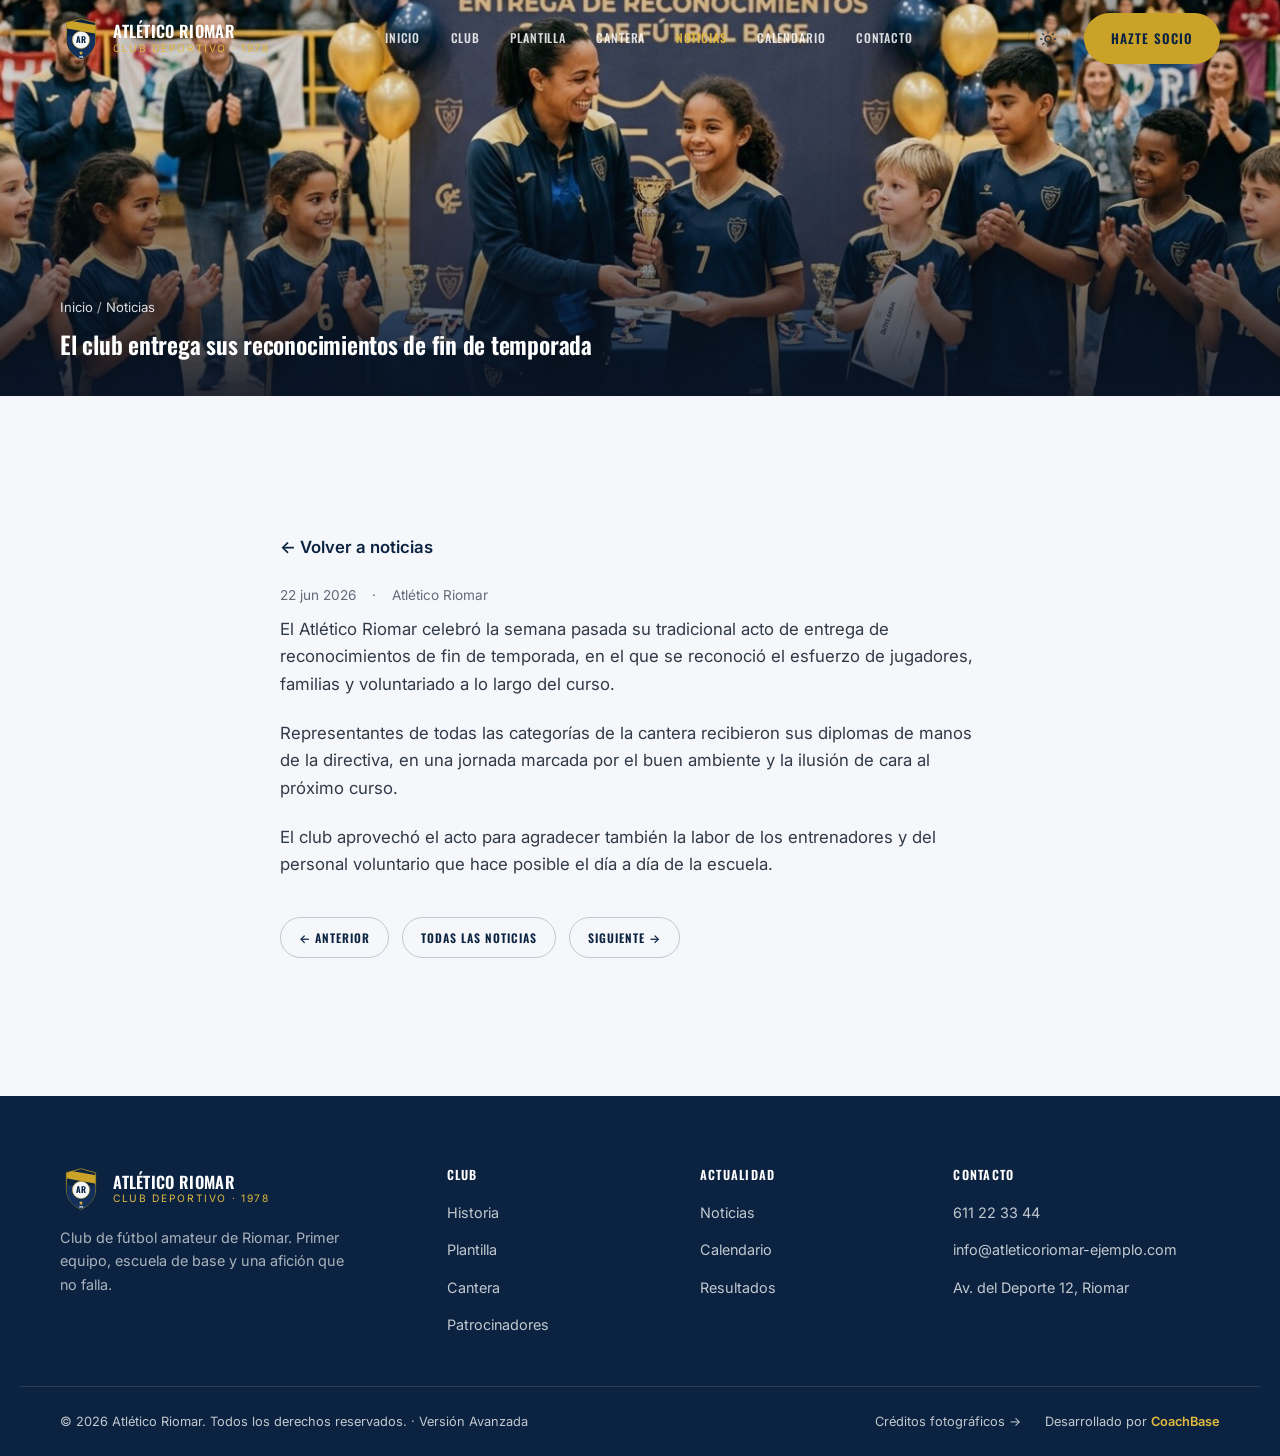
<file: noticia-3.html>
<!doctype html>
<html lang="es">
<head>
<meta charset="utf-8">
<meta name="viewport" content="width=device-width, initial-scale=1">
<title>El club entrega sus reconocimientos de fin de temporada · Atlético Riomar</title>
<meta name="description" content="Un acto sencillo para agradecer a jugadores, familias y voluntariado su compromiso durante el curso.">
<meta name="theme-color" content="#0B2340">
<script>(function(){try{var t=localStorage.getItem("ar-theme");if(t==="dark")document.documentElement.setAttribute("data-theme","dark");}catch(e){}})();</script>
<link rel="preconnect" href="https://fonts.googleapis.com">
<link rel="preconnect" href="https://fonts.gstatic.com" crossorigin>
<link rel="stylesheet" href="https://fonts.googleapis.com/css2?family=Oswald:wght@500;600;700&family=Inter:wght@400;500;600;700;800&display=swap">
<link rel="icon" type="image/svg+xml" href="assets/favicon.svg">
<link rel="apple-touch-icon" href="assets/favicon.svg">
<link rel="stylesheet" href="styles.css?v=1">
</head>
<body>
<a href="#contenido" class="skip-link">Saltar al contenido</a>
<svg width="0" height="0" style="position:absolute" aria-hidden="true">
  <defs>
    <clipPath id="crest-clip" clipPathUnits="userSpaceOnUse">
      <path d="M100,4 C100,4 20,26 20,26 L20,112 C20,170 54,206 100,226 C146,206 180,170 180,112 L180,26 C180,26 100,4 100,4 Z"/>
    </clipPath>
    <symbol id="crest" viewBox="0 0 200 230">
      <path d="M100,4 C100,4 20,26 20,26 L20,112 C20,170 54,206 100,226 C146,206 180,170 180,112 L180,26 C180,26 100,4 100,4 Z" fill="#0B2340" stroke="#C9A227" stroke-width="4"/>
      <g clip-path="url(#crest-clip)">
        <rect x="-20" y="96" width="240" height="150" fill="#123059"/>
        <polygon points="-20,4 260,54 260,100 -20,50" fill="#C9A227"/>
      </g>
      <circle cx="100" cy="120" r="47" fill="#F6F7FA" stroke="#C9A227" stroke-width="3"/>
      <text x="100" y="136" text-anchor="middle" font-family="Oswald, sans-serif" font-weight="700" font-size="46" fill="#0B2340">AR</text>
      <polygon points="100,180 103.2,188.2 112,188.4 105,193.6 107.6,202 100,197 92.4,202 95,193.6 88,188.4 96.8,188.2" fill="#E2BA3E"/>
      <text x="100" y="217" text-anchor="middle" font-family="Oswald, sans-serif" font-weight="600" font-size="14" letter-spacing="1" fill="#F6F7FA">1978</text>
    </symbol>
  </defs>
</svg>
<header class="nav" data-nav>
  <div class="container nav-inner">
    <a href="index.html" class="brand">
      <svg class="brand-crest" aria-hidden="true"><use href="#crest"></use></svg>
      <span class="brand-text">
        <span class="brand-name">Atlético Riomar</span>
        <span class="brand-sub">Club Deportivo · 1978</span>
      </span>
    </a>

    <nav class="nav-links" aria-label="Navegación principal">
      <a class="nav-link" href="index.html">Inicio</a>
      <a class="nav-link" href="club.html">Club</a>
      <a class="nav-link" href="plantilla.html">Plantilla</a>
      <a class="nav-link" href="cantera.html">Cantera</a>
      <a class="nav-link is-active" href="noticias.html">Noticias</a>
      <a class="nav-link" href="calendario.html">Calendario</a>
      <a class="nav-link" href="contacto.html">Contacto</a>
    </nav>

    <div class="nav-actions">
      <button class="theme-toggle" type="button" aria-label="Cambiar a modo oscuro" data-theme-toggle>
        <svg class="icon-sun" viewBox="0 0 24 24" fill="none" stroke="currentColor" stroke-width="1.8" stroke-linecap="round"><circle cx="12" cy="12" r="4"/><path d="M12 2v2M12 20v2M4.9 4.9l1.4 1.4M17.7 17.7l1.4 1.4M2 12h2M20 12h2M4.9 19.1l1.4-1.4M17.7 6.3l1.4-1.4"/></svg>
        <svg class="icon-moon" viewBox="0 0 24 24" fill="none" stroke="currentColor" stroke-width="1.8" stroke-linecap="round" stroke-linejoin="round"><path d="M21 12.8A9 9 0 1 1 11.2 3 7 7 0 0 0 21 12.8Z"/></svg>
      </button>
      <a href="contacto.html" class="btn btn-primary nav-cta">Hazte socio</a>
      <button class="nav-burger" type="button" aria-label="Abrir menú" aria-expanded="false" data-burger>
        <span></span><span></span><span></span>
      </button>
    </div>
  </div>
</header>

<nav class="mobile-menu" data-mobile-menu aria-label="Navegación móvil">
  <a href="index.html" class="">Inicio</a>
  <a href="club.html" class="">Club</a>
  <a href="plantilla.html" class="">Plantilla</a>
  <a href="cantera.html" class="">Cantera</a>
  <a href="noticias.html" class="is-active">Noticias</a>
  <a href="calendario.html" class="">Calendario</a>
  <a href="contacto.html" class="">Contacto</a>
  <a href="contacto.html" class="btn btn-primary">Hazte socio</a>
</nav>

<main id="contenido">
<section class="article-hero">
  <img src="assets/img/noticia-3.jpg" alt="El club entrega sus reconocimientos de fin de temporada" loading="eager">
  <div class="container article-hero-inner">
    <p class="breadcrumbs"><a href="index.html">Inicio</a> / <a href="noticias.html">Noticias</a></p>
    <h1>El club entrega sus reconocimientos de fin de temporada</h1>
  </div>
</section>
<section class="section">
  <div class="container">
    <div class="article-body">
      <a href="noticias.html" class="article-back">← Volver a noticias</a>
      <div class="article-meta"><span>22 jun 2026</span><span>·</span><span>Atlético Riomar</span></div>
      <p>El Atlético Riomar celebró la semana pasada su tradicional acto de entrega de reconocimientos de fin de temporada, en el que se reconoció el esfuerzo de jugadores, familias y voluntariado a lo largo del curso.</p>
          <p>Representantes de todas las categorías de la cantera recibieron sus diplomas de manos de la directiva, en una jornada marcada por el buen ambiente y la ilusión de cara al próximo curso.</p>
          <p>El club aprovechó el acto para agradecer también la labor de los entrenadores y del personal voluntario que hace posible el día a día de la escuela.</p>
      <div style="display:flex;gap:.8rem;flex-wrap:wrap;margin-top:2.4rem;">
        <a href="noticia-2.html" class="btn btn-outline btn-sm">← Anterior</a>
        <a href="noticias.html" class="btn btn-outline btn-sm">Todas las noticias</a>
        <a href="noticia-4.html" class="btn btn-outline btn-sm">Siguiente →</a>
      </div>
    </div>
  </div>
</section>
</main>
<footer class="footer">
  <div class="container footer-top">
    <div class="footer-brand">
      <a href="index.html" class="brand">
        <svg class="brand-crest" aria-hidden="true"><use href="#crest"></use></svg>
        <span class="brand-text">
          <span class="brand-name">Atlético Riomar</span>
          <span class="brand-sub">Club Deportivo · 1978</span>
        </span>
      </a>
      <p>Club de fútbol amateur de Riomar. Primer equipo, escuela de base y una afición que no falla.</p>
    </div>
    <div class="footer-col">
      <h4>Club</h4>
      <ul>
        <li><a href="club.html">Historia</a></li>
        <li><a href="plantilla.html">Plantilla</a></li>
        <li><a href="cantera.html">Cantera</a></li>
        <li><a href="index.html#patrocinadores">Patrocinadores</a></li>
      </ul>
    </div>
    <div class="footer-col">
      <h4>Actualidad</h4>
      <ul>
        <li><a href="noticias.html">Noticias</a></li>
        <li><a href="calendario.html">Calendario</a></li>
        <li><a href="calendario.html#resultados">Resultados</a></li>
      </ul>
    </div>
    <div class="footer-col">
      <h4>Contacto</h4>
      <ul>
        <li><a href="tel:+34611223344">611 22 33 44</a></li>
        <li><a href="mailto:info@atleticoriomar-ejemplo.com">info@atleticoriomar-ejemplo.com</a></li>
        <li><a href="contacto.html">Av. del Deporte 12, Riomar</a></li>
      </ul>
    </div>
  </div>
  <div class="container footer-bottom">
    <p>&copy; <span data-year>2026</span> Atlético Riomar. Todos los derechos reservados. · Versión Avanzada</p>
    <div class="footer-bottom-right">
      <a href="creditos.html">Créditos fotográficos →</a>
      <span class="footer-dev">Desarrollado por <a href="https://coachbase.example.com" target="_blank" rel="noopener">CoachBase</a></span>
    </div>
  </div>
</footer>

<script defer src="lib/gsap.min.js"></script>
<script defer src="lib/ScrollTrigger.min.js"></script>
<script defer src="lib/manifest.js"></script>
<script defer src="main.js?v=1"></script>
</body>
</html>
</file>
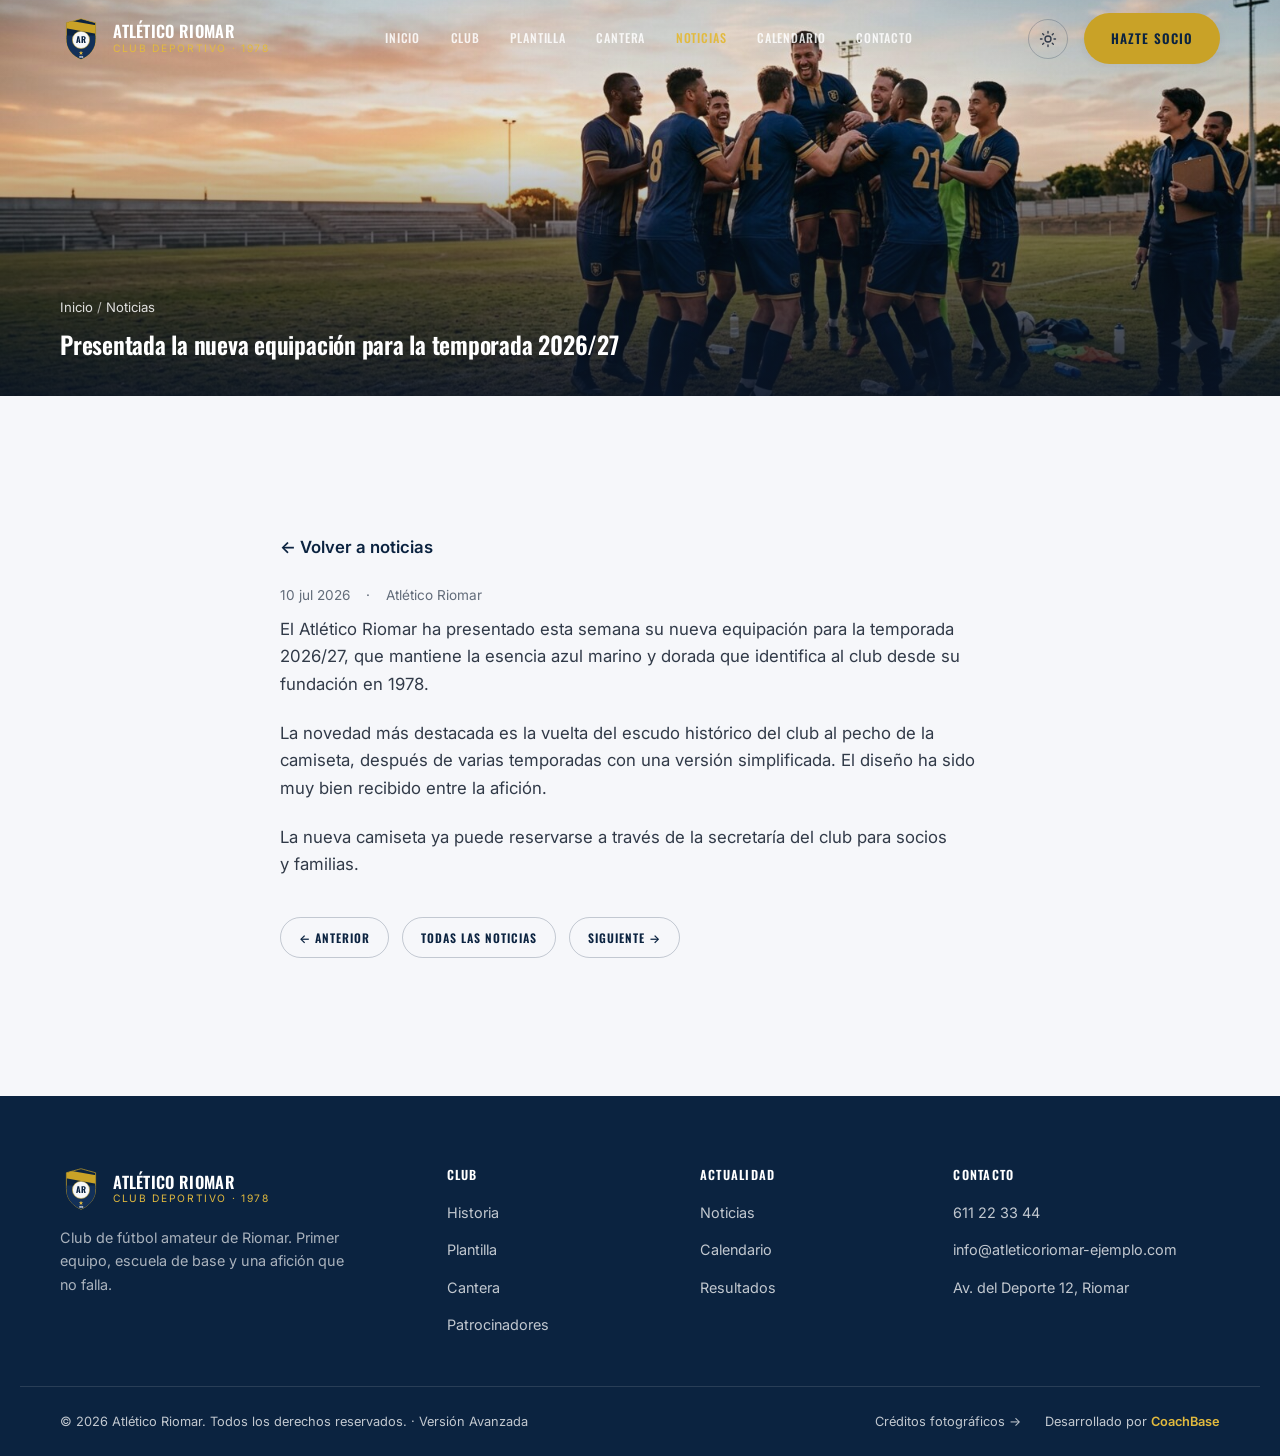
<file: noticia-4.html>
<!doctype html>
<html lang="es">
<head>
<meta charset="utf-8">
<meta name="viewport" content="width=device-width, initial-scale=1">
<title>Presentada la nueva equipación para la temporada 2026/27 · Atlético Riomar</title>
<meta name="description" content="Mantiene los colores de siempre con un diseño renovado y la vuelta del escudo histórico al pecho.">
<meta name="theme-color" content="#0B2340">
<script>(function(){try{var t=localStorage.getItem("ar-theme");if(t==="dark")document.documentElement.setAttribute("data-theme","dark");}catch(e){}})();</script>
<link rel="preconnect" href="https://fonts.googleapis.com">
<link rel="preconnect" href="https://fonts.gstatic.com" crossorigin>
<link rel="stylesheet" href="https://fonts.googleapis.com/css2?family=Oswald:wght@500;600;700&family=Inter:wght@400;500;600;700;800&display=swap">
<link rel="icon" type="image/svg+xml" href="assets/favicon.svg">
<link rel="apple-touch-icon" href="assets/favicon.svg">
<link rel="stylesheet" href="styles.css?v=1">
</head>
<body>
<a href="#contenido" class="skip-link">Saltar al contenido</a>
<svg width="0" height="0" style="position:absolute" aria-hidden="true">
  <defs>
    <clipPath id="crest-clip" clipPathUnits="userSpaceOnUse">
      <path d="M100,4 C100,4 20,26 20,26 L20,112 C20,170 54,206 100,226 C146,206 180,170 180,112 L180,26 C180,26 100,4 100,4 Z"/>
    </clipPath>
    <symbol id="crest" viewBox="0 0 200 230">
      <path d="M100,4 C100,4 20,26 20,26 L20,112 C20,170 54,206 100,226 C146,206 180,170 180,112 L180,26 C180,26 100,4 100,4 Z" fill="#0B2340" stroke="#C9A227" stroke-width="4"/>
      <g clip-path="url(#crest-clip)">
        <rect x="-20" y="96" width="240" height="150" fill="#123059"/>
        <polygon points="-20,4 260,54 260,100 -20,50" fill="#C9A227"/>
      </g>
      <circle cx="100" cy="120" r="47" fill="#F6F7FA" stroke="#C9A227" stroke-width="3"/>
      <text x="100" y="136" text-anchor="middle" font-family="Oswald, sans-serif" font-weight="700" font-size="46" fill="#0B2340">AR</text>
      <polygon points="100,180 103.2,188.2 112,188.4 105,193.6 107.6,202 100,197 92.4,202 95,193.6 88,188.4 96.8,188.2" fill="#E2BA3E"/>
      <text x="100" y="217" text-anchor="middle" font-family="Oswald, sans-serif" font-weight="600" font-size="14" letter-spacing="1" fill="#F6F7FA">1978</text>
    </symbol>
  </defs>
</svg>
<header class="nav" data-nav>
  <div class="container nav-inner">
    <a href="index.html" class="brand">
      <svg class="brand-crest" aria-hidden="true"><use href="#crest"></use></svg>
      <span class="brand-text">
        <span class="brand-name">Atlético Riomar</span>
        <span class="brand-sub">Club Deportivo · 1978</span>
      </span>
    </a>

    <nav class="nav-links" aria-label="Navegación principal">
      <a class="nav-link" href="index.html">Inicio</a>
      <a class="nav-link" href="club.html">Club</a>
      <a class="nav-link" href="plantilla.html">Plantilla</a>
      <a class="nav-link" href="cantera.html">Cantera</a>
      <a class="nav-link is-active" href="noticias.html">Noticias</a>
      <a class="nav-link" href="calendario.html">Calendario</a>
      <a class="nav-link" href="contacto.html">Contacto</a>
    </nav>

    <div class="nav-actions">
      <button class="theme-toggle" type="button" aria-label="Cambiar a modo oscuro" data-theme-toggle>
        <svg class="icon-sun" viewBox="0 0 24 24" fill="none" stroke="currentColor" stroke-width="1.8" stroke-linecap="round"><circle cx="12" cy="12" r="4"/><path d="M12 2v2M12 20v2M4.9 4.9l1.4 1.4M17.7 17.7l1.4 1.4M2 12h2M20 12h2M4.9 19.1l1.4-1.4M17.7 6.3l1.4-1.4"/></svg>
        <svg class="icon-moon" viewBox="0 0 24 24" fill="none" stroke="currentColor" stroke-width="1.8" stroke-linecap="round" stroke-linejoin="round"><path d="M21 12.8A9 9 0 1 1 11.2 3 7 7 0 0 0 21 12.8Z"/></svg>
      </button>
      <a href="contacto.html" class="btn btn-primary nav-cta">Hazte socio</a>
      <button class="nav-burger" type="button" aria-label="Abrir menú" aria-expanded="false" data-burger>
        <span></span><span></span><span></span>
      </button>
    </div>
  </div>
</header>

<nav class="mobile-menu" data-mobile-menu aria-label="Navegación móvil">
  <a href="index.html" class="">Inicio</a>
  <a href="club.html" class="">Club</a>
  <a href="plantilla.html" class="">Plantilla</a>
  <a href="cantera.html" class="">Cantera</a>
  <a href="noticias.html" class="is-active">Noticias</a>
  <a href="calendario.html" class="">Calendario</a>
  <a href="contacto.html" class="">Contacto</a>
  <a href="contacto.html" class="btn btn-primary">Hazte socio</a>
</nav>

<main id="contenido">
<section class="article-hero">
  <img src="assets/img/team-banner.jpg" alt="Presentada la nueva equipación para la temporada 2026/27" loading="eager">
  <div class="container article-hero-inner">
    <p class="breadcrumbs"><a href="index.html">Inicio</a> / <a href="noticias.html">Noticias</a></p>
    <h1>Presentada la nueva equipación para la temporada 2026/27</h1>
  </div>
</section>
<section class="section">
  <div class="container">
    <div class="article-body">
      <a href="noticias.html" class="article-back">← Volver a noticias</a>
      <div class="article-meta"><span>10 jul 2026</span><span>·</span><span>Atlético Riomar</span></div>
      <p>El Atlético Riomar ha presentado esta semana su nueva equipación para la temporada 2026/27, que mantiene la esencia azul marino y dorada que identifica al club desde su fundación en 1978.</p>
          <p>La novedad más destacada es la vuelta del escudo histórico del club al pecho de la camiseta, después de varias temporadas con una versión simplificada. El diseño ha sido muy bien recibido entre la afición.</p>
          <p>La nueva camiseta ya puede reservarse a través de la secretaría del club para socios y familias.</p>
      <div style="display:flex;gap:.8rem;flex-wrap:wrap;margin-top:2.4rem;">
        <a href="noticia-3.html" class="btn btn-outline btn-sm">← Anterior</a>
        <a href="noticias.html" class="btn btn-outline btn-sm">Todas las noticias</a>
        <a href="noticia-5.html" class="btn btn-outline btn-sm">Siguiente →</a>
      </div>
    </div>
  </div>
</section>
</main>
<footer class="footer">
  <div class="container footer-top">
    <div class="footer-brand">
      <a href="index.html" class="brand">
        <svg class="brand-crest" aria-hidden="true"><use href="#crest"></use></svg>
        <span class="brand-text">
          <span class="brand-name">Atlético Riomar</span>
          <span class="brand-sub">Club Deportivo · 1978</span>
        </span>
      </a>
      <p>Club de fútbol amateur de Riomar. Primer equipo, escuela de base y una afición que no falla.</p>
    </div>
    <div class="footer-col">
      <h4>Club</h4>
      <ul>
        <li><a href="club.html">Historia</a></li>
        <li><a href="plantilla.html">Plantilla</a></li>
        <li><a href="cantera.html">Cantera</a></li>
        <li><a href="index.html#patrocinadores">Patrocinadores</a></li>
      </ul>
    </div>
    <div class="footer-col">
      <h4>Actualidad</h4>
      <ul>
        <li><a href="noticias.html">Noticias</a></li>
        <li><a href="calendario.html">Calendario</a></li>
        <li><a href="calendario.html#resultados">Resultados</a></li>
      </ul>
    </div>
    <div class="footer-col">
      <h4>Contacto</h4>
      <ul>
        <li><a href="tel:+34611223344">611 22 33 44</a></li>
        <li><a href="mailto:info@atleticoriomar-ejemplo.com">info@atleticoriomar-ejemplo.com</a></li>
        <li><a href="contacto.html">Av. del Deporte 12, Riomar</a></li>
      </ul>
    </div>
  </div>
  <div class="container footer-bottom">
    <p>&copy; <span data-year>2026</span> Atlético Riomar. Todos los derechos reservados. · Versión Avanzada</p>
    <div class="footer-bottom-right">
      <a href="creditos.html">Créditos fotográficos →</a>
      <span class="footer-dev">Desarrollado por <a href="https://coachbase.example.com" target="_blank" rel="noopener">CoachBase</a></span>
    </div>
  </div>
</footer>

<script defer src="lib/gsap.min.js"></script>
<script defer src="lib/ScrollTrigger.min.js"></script>
<script defer src="lib/manifest.js"></script>
<script defer src="main.js?v=1"></script>
</body>
</html>
</file>
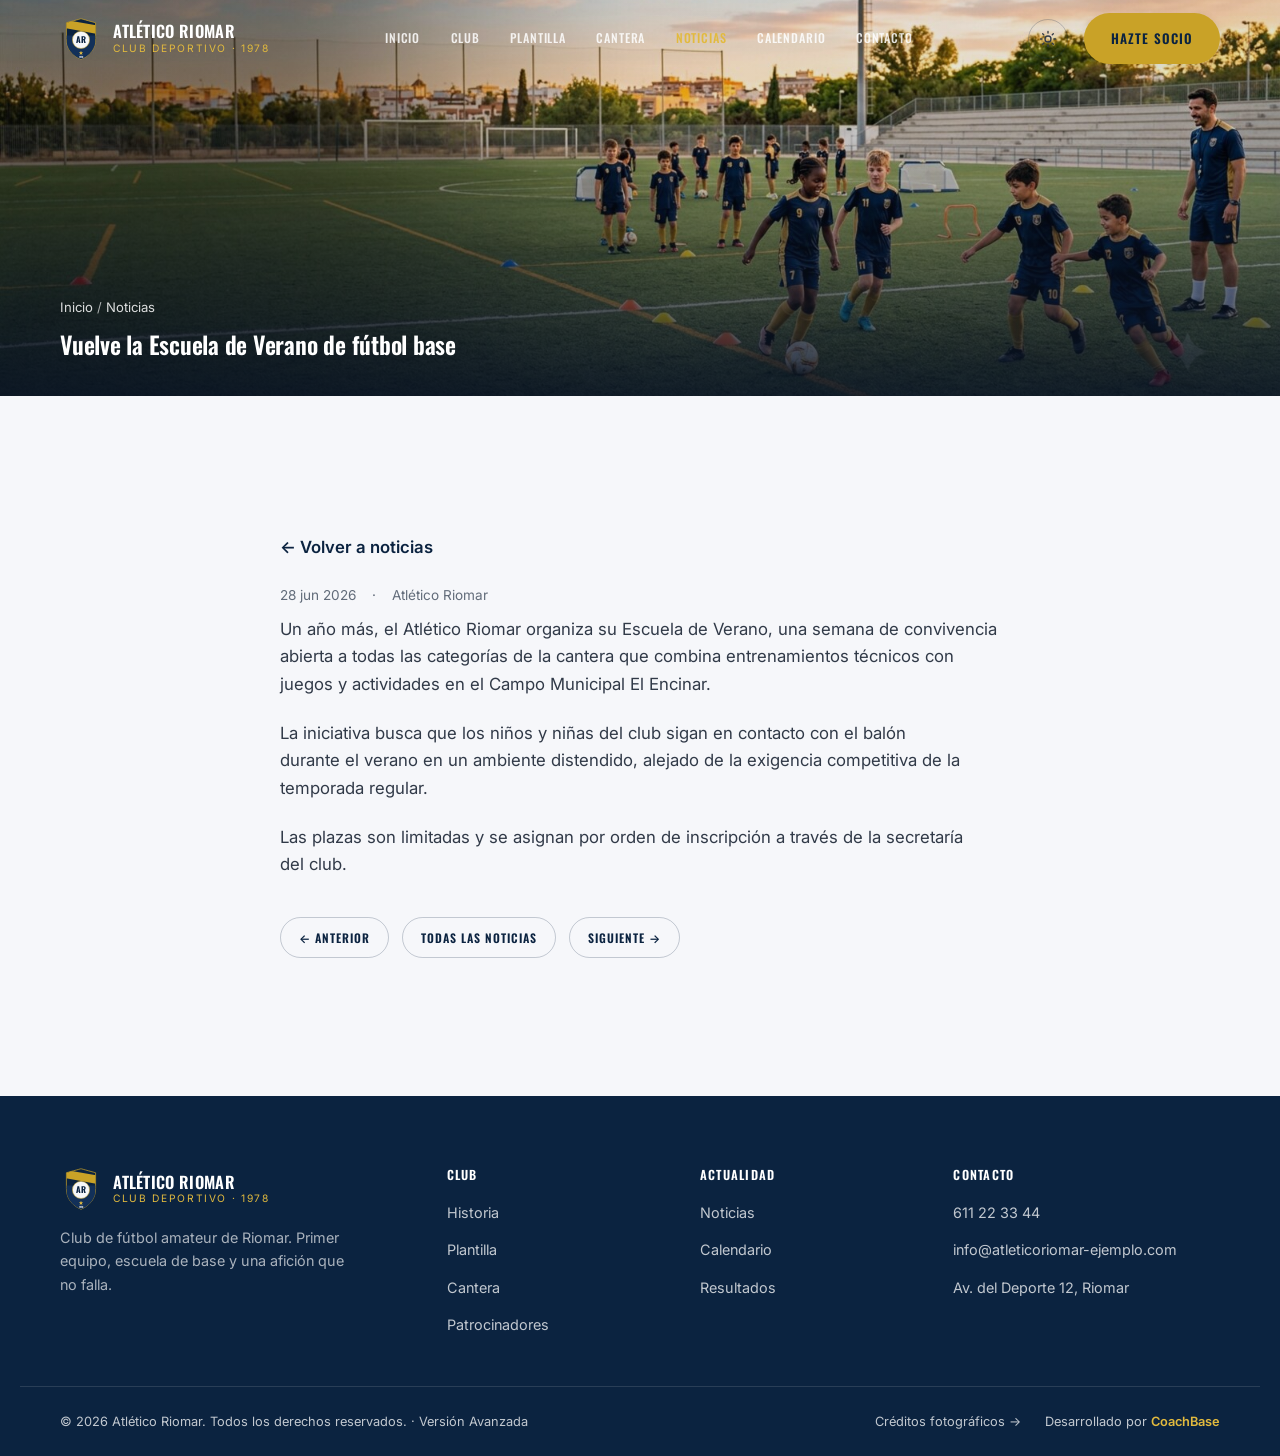
<file: noticia-5.html>
<!doctype html>
<html lang="es">
<head>
<meta charset="utf-8">
<meta name="viewport" content="width=device-width, initial-scale=1">
<title>Vuelve la Escuela de Verano de fútbol base · Atlético Riomar</title>
<meta name="description" content="Una semana de convivencia, técnica y juego para todas las categorías de la cantera durante el mes de julio.">
<meta name="theme-color" content="#0B2340">
<script>(function(){try{var t=localStorage.getItem("ar-theme");if(t==="dark")document.documentElement.setAttribute("data-theme","dark");}catch(e){}})();</script>
<link rel="preconnect" href="https://fonts.googleapis.com">
<link rel="preconnect" href="https://fonts.gstatic.com" crossorigin>
<link rel="stylesheet" href="https://fonts.googleapis.com/css2?family=Oswald:wght@500;600;700&family=Inter:wght@400;500;600;700;800&display=swap">
<link rel="icon" type="image/svg+xml" href="assets/favicon.svg">
<link rel="apple-touch-icon" href="assets/favicon.svg">
<link rel="stylesheet" href="styles.css?v=1">
</head>
<body>
<a href="#contenido" class="skip-link">Saltar al contenido</a>
<svg width="0" height="0" style="position:absolute" aria-hidden="true">
  <defs>
    <clipPath id="crest-clip" clipPathUnits="userSpaceOnUse">
      <path d="M100,4 C100,4 20,26 20,26 L20,112 C20,170 54,206 100,226 C146,206 180,170 180,112 L180,26 C180,26 100,4 100,4 Z"/>
    </clipPath>
    <symbol id="crest" viewBox="0 0 200 230">
      <path d="M100,4 C100,4 20,26 20,26 L20,112 C20,170 54,206 100,226 C146,206 180,170 180,112 L180,26 C180,26 100,4 100,4 Z" fill="#0B2340" stroke="#C9A227" stroke-width="4"/>
      <g clip-path="url(#crest-clip)">
        <rect x="-20" y="96" width="240" height="150" fill="#123059"/>
        <polygon points="-20,4 260,54 260,100 -20,50" fill="#C9A227"/>
      </g>
      <circle cx="100" cy="120" r="47" fill="#F6F7FA" stroke="#C9A227" stroke-width="3"/>
      <text x="100" y="136" text-anchor="middle" font-family="Oswald, sans-serif" font-weight="700" font-size="46" fill="#0B2340">AR</text>
      <polygon points="100,180 103.2,188.2 112,188.4 105,193.6 107.6,202 100,197 92.4,202 95,193.6 88,188.4 96.8,188.2" fill="#E2BA3E"/>
      <text x="100" y="217" text-anchor="middle" font-family="Oswald, sans-serif" font-weight="600" font-size="14" letter-spacing="1" fill="#F6F7FA">1978</text>
    </symbol>
  </defs>
</svg>
<header class="nav" data-nav>
  <div class="container nav-inner">
    <a href="index.html" class="brand">
      <svg class="brand-crest" aria-hidden="true"><use href="#crest"></use></svg>
      <span class="brand-text">
        <span class="brand-name">Atlético Riomar</span>
        <span class="brand-sub">Club Deportivo · 1978</span>
      </span>
    </a>

    <nav class="nav-links" aria-label="Navegación principal">
      <a class="nav-link" href="index.html">Inicio</a>
      <a class="nav-link" href="club.html">Club</a>
      <a class="nav-link" href="plantilla.html">Plantilla</a>
      <a class="nav-link" href="cantera.html">Cantera</a>
      <a class="nav-link is-active" href="noticias.html">Noticias</a>
      <a class="nav-link" href="calendario.html">Calendario</a>
      <a class="nav-link" href="contacto.html">Contacto</a>
    </nav>

    <div class="nav-actions">
      <button class="theme-toggle" type="button" aria-label="Cambiar a modo oscuro" data-theme-toggle>
        <svg class="icon-sun" viewBox="0 0 24 24" fill="none" stroke="currentColor" stroke-width="1.8" stroke-linecap="round"><circle cx="12" cy="12" r="4"/><path d="M12 2v2M12 20v2M4.9 4.9l1.4 1.4M17.7 17.7l1.4 1.4M2 12h2M20 12h2M4.9 19.1l1.4-1.4M17.7 6.3l1.4-1.4"/></svg>
        <svg class="icon-moon" viewBox="0 0 24 24" fill="none" stroke="currentColor" stroke-width="1.8" stroke-linecap="round" stroke-linejoin="round"><path d="M21 12.8A9 9 0 1 1 11.2 3 7 7 0 0 0 21 12.8Z"/></svg>
      </button>
      <a href="contacto.html" class="btn btn-primary nav-cta">Hazte socio</a>
      <button class="nav-burger" type="button" aria-label="Abrir menú" aria-expanded="false" data-burger>
        <span></span><span></span><span></span>
      </button>
    </div>
  </div>
</header>

<nav class="mobile-menu" data-mobile-menu aria-label="Navegación móvil">
  <a href="index.html" class="">Inicio</a>
  <a href="club.html" class="">Club</a>
  <a href="plantilla.html" class="">Plantilla</a>
  <a href="cantera.html" class="">Cantera</a>
  <a href="noticias.html" class="is-active">Noticias</a>
  <a href="calendario.html" class="">Calendario</a>
  <a href="contacto.html" class="">Contacto</a>
  <a href="contacto.html" class="btn btn-primary">Hazte socio</a>
</nav>

<main id="contenido">
<section class="article-hero">
  <img src="assets/img/academy-banner.jpg" alt="Vuelve la Escuela de Verano de fútbol base" loading="eager">
  <div class="container article-hero-inner">
    <p class="breadcrumbs"><a href="index.html">Inicio</a> / <a href="noticias.html">Noticias</a></p>
    <h1>Vuelve la Escuela de Verano de fútbol base</h1>
  </div>
</section>
<section class="section">
  <div class="container">
    <div class="article-body">
      <a href="noticias.html" class="article-back">← Volver a noticias</a>
      <div class="article-meta"><span>28 jun 2026</span><span>·</span><span>Atlético Riomar</span></div>
      <p>Un año más, el Atlético Riomar organiza su Escuela de Verano, una semana de convivencia abierta a todas las categorías de la cantera que combina entrenamientos técnicos con juegos y actividades en el Campo Municipal El Encinar.</p>
          <p>La iniciativa busca que los niños y niñas del club sigan en contacto con el balón durante el verano en un ambiente distendido, alejado de la exigencia competitiva de la temporada regular.</p>
          <p>Las plazas son limitadas y se asignan por orden de inscripción a través de la secretaría del club.</p>
      <div style="display:flex;gap:.8rem;flex-wrap:wrap;margin-top:2.4rem;">
        <a href="noticia-4.html" class="btn btn-outline btn-sm">← Anterior</a>
        <a href="noticias.html" class="btn btn-outline btn-sm">Todas las noticias</a>
        <a href="noticia-6.html" class="btn btn-outline btn-sm">Siguiente →</a>
      </div>
    </div>
  </div>
</section>
</main>
<footer class="footer">
  <div class="container footer-top">
    <div class="footer-brand">
      <a href="index.html" class="brand">
        <svg class="brand-crest" aria-hidden="true"><use href="#crest"></use></svg>
        <span class="brand-text">
          <span class="brand-name">Atlético Riomar</span>
          <span class="brand-sub">Club Deportivo · 1978</span>
        </span>
      </a>
      <p>Club de fútbol amateur de Riomar. Primer equipo, escuela de base y una afición que no falla.</p>
    </div>
    <div class="footer-col">
      <h4>Club</h4>
      <ul>
        <li><a href="club.html">Historia</a></li>
        <li><a href="plantilla.html">Plantilla</a></li>
        <li><a href="cantera.html">Cantera</a></li>
        <li><a href="index.html#patrocinadores">Patrocinadores</a></li>
      </ul>
    </div>
    <div class="footer-col">
      <h4>Actualidad</h4>
      <ul>
        <li><a href="noticias.html">Noticias</a></li>
        <li><a href="calendario.html">Calendario</a></li>
        <li><a href="calendario.html#resultados">Resultados</a></li>
      </ul>
    </div>
    <div class="footer-col">
      <h4>Contacto</h4>
      <ul>
        <li><a href="tel:+34611223344">611 22 33 44</a></li>
        <li><a href="mailto:info@atleticoriomar-ejemplo.com">info@atleticoriomar-ejemplo.com</a></li>
        <li><a href="contacto.html">Av. del Deporte 12, Riomar</a></li>
      </ul>
    </div>
  </div>
  <div class="container footer-bottom">
    <p>&copy; <span data-year>2026</span> Atlético Riomar. Todos los derechos reservados. · Versión Avanzada</p>
    <div class="footer-bottom-right">
      <a href="creditos.html">Créditos fotográficos →</a>
      <span class="footer-dev">Desarrollado por <a href="https://coachbase.example.com" target="_blank" rel="noopener">CoachBase</a></span>
    </div>
  </div>
</footer>

<script defer src="lib/gsap.min.js"></script>
<script defer src="lib/ScrollTrigger.min.js"></script>
<script defer src="lib/manifest.js"></script>
<script defer src="main.js?v=1"></script>
</body>
</html>
</file>
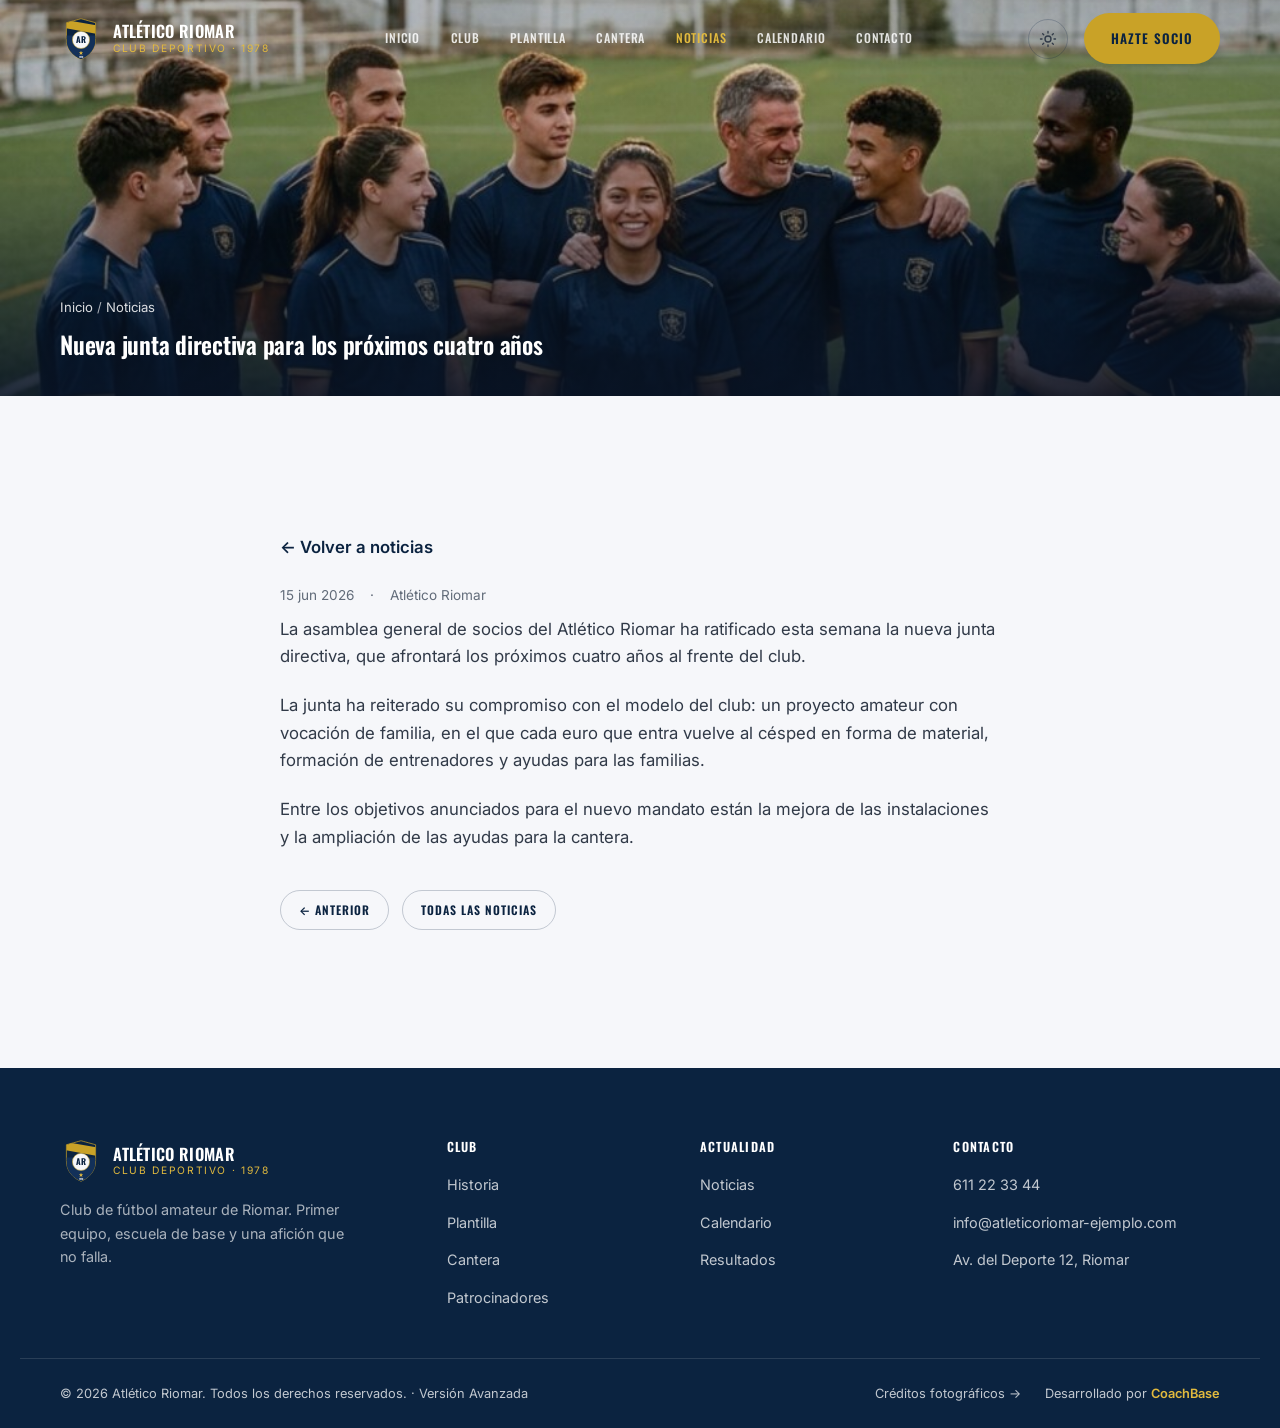
<file: noticia-6.html>
<!doctype html>
<html lang="es">
<head>
<meta charset="utf-8">
<meta name="viewport" content="width=device-width, initial-scale=1">
<title>Nueva junta directiva para los próximos cuatro años · Atlético Riomar</title>
<meta name="description" content="La asamblea de socios renueva la confianza en el proyecto deportivo y social del club.">
<meta name="theme-color" content="#0B2340">
<script>(function(){try{var t=localStorage.getItem("ar-theme");if(t==="dark")document.documentElement.setAttribute("data-theme","dark");}catch(e){}})();</script>
<link rel="preconnect" href="https://fonts.googleapis.com">
<link rel="preconnect" href="https://fonts.gstatic.com" crossorigin>
<link rel="stylesheet" href="https://fonts.googleapis.com/css2?family=Oswald:wght@500;600;700&family=Inter:wght@400;500;600;700;800&display=swap">
<link rel="icon" type="image/svg+xml" href="assets/favicon.svg">
<link rel="apple-touch-icon" href="assets/favicon.svg">
<link rel="stylesheet" href="styles.css?v=1">
</head>
<body>
<a href="#contenido" class="skip-link">Saltar al contenido</a>
<svg width="0" height="0" style="position:absolute" aria-hidden="true">
  <defs>
    <clipPath id="crest-clip" clipPathUnits="userSpaceOnUse">
      <path d="M100,4 C100,4 20,26 20,26 L20,112 C20,170 54,206 100,226 C146,206 180,170 180,112 L180,26 C180,26 100,4 100,4 Z"/>
    </clipPath>
    <symbol id="crest" viewBox="0 0 200 230">
      <path d="M100,4 C100,4 20,26 20,26 L20,112 C20,170 54,206 100,226 C146,206 180,170 180,112 L180,26 C180,26 100,4 100,4 Z" fill="#0B2340" stroke="#C9A227" stroke-width="4"/>
      <g clip-path="url(#crest-clip)">
        <rect x="-20" y="96" width="240" height="150" fill="#123059"/>
        <polygon points="-20,4 260,54 260,100 -20,50" fill="#C9A227"/>
      </g>
      <circle cx="100" cy="120" r="47" fill="#F6F7FA" stroke="#C9A227" stroke-width="3"/>
      <text x="100" y="136" text-anchor="middle" font-family="Oswald, sans-serif" font-weight="700" font-size="46" fill="#0B2340">AR</text>
      <polygon points="100,180 103.2,188.2 112,188.4 105,193.6 107.6,202 100,197 92.4,202 95,193.6 88,188.4 96.8,188.2" fill="#E2BA3E"/>
      <text x="100" y="217" text-anchor="middle" font-family="Oswald, sans-serif" font-weight="600" font-size="14" letter-spacing="1" fill="#F6F7FA">1978</text>
    </symbol>
  </defs>
</svg>
<header class="nav" data-nav>
  <div class="container nav-inner">
    <a href="index.html" class="brand">
      <svg class="brand-crest" aria-hidden="true"><use href="#crest"></use></svg>
      <span class="brand-text">
        <span class="brand-name">Atlético Riomar</span>
        <span class="brand-sub">Club Deportivo · 1978</span>
      </span>
    </a>

    <nav class="nav-links" aria-label="Navegación principal">
      <a class="nav-link" href="index.html">Inicio</a>
      <a class="nav-link" href="club.html">Club</a>
      <a class="nav-link" href="plantilla.html">Plantilla</a>
      <a class="nav-link" href="cantera.html">Cantera</a>
      <a class="nav-link is-active" href="noticias.html">Noticias</a>
      <a class="nav-link" href="calendario.html">Calendario</a>
      <a class="nav-link" href="contacto.html">Contacto</a>
    </nav>

    <div class="nav-actions">
      <button class="theme-toggle" type="button" aria-label="Cambiar a modo oscuro" data-theme-toggle>
        <svg class="icon-sun" viewBox="0 0 24 24" fill="none" stroke="currentColor" stroke-width="1.8" stroke-linecap="round"><circle cx="12" cy="12" r="4"/><path d="M12 2v2M12 20v2M4.9 4.9l1.4 1.4M17.7 17.7l1.4 1.4M2 12h2M20 12h2M4.9 19.1l1.4-1.4M17.7 6.3l1.4-1.4"/></svg>
        <svg class="icon-moon" viewBox="0 0 24 24" fill="none" stroke="currentColor" stroke-width="1.8" stroke-linecap="round" stroke-linejoin="round"><path d="M21 12.8A9 9 0 1 1 11.2 3 7 7 0 0 0 21 12.8Z"/></svg>
      </button>
      <a href="contacto.html" class="btn btn-primary nav-cta">Hazte socio</a>
      <button class="nav-burger" type="button" aria-label="Abrir menú" aria-expanded="false" data-burger>
        <span></span><span></span><span></span>
      </button>
    </div>
  </div>
</header>

<nav class="mobile-menu" data-mobile-menu aria-label="Navegación móvil">
  <a href="index.html" class="">Inicio</a>
  <a href="club.html" class="">Club</a>
  <a href="plantilla.html" class="">Plantilla</a>
  <a href="cantera.html" class="">Cantera</a>
  <a href="noticias.html" class="is-active">Noticias</a>
  <a href="calendario.html" class="">Calendario</a>
  <a href="contacto.html" class="">Contacto</a>
  <a href="contacto.html" class="btn btn-primary">Hazte socio</a>
</nav>

<main id="contenido">
<section class="article-hero">
  <img src="assets/img/club-historia.jpg" alt="Nueva junta directiva para los próximos cuatro años" loading="eager">
  <div class="container article-hero-inner">
    <p class="breadcrumbs"><a href="index.html">Inicio</a> / <a href="noticias.html">Noticias</a></p>
    <h1>Nueva junta directiva para los próximos cuatro años</h1>
  </div>
</section>
<section class="section">
  <div class="container">
    <div class="article-body">
      <a href="noticias.html" class="article-back">← Volver a noticias</a>
      <div class="article-meta"><span>15 jun 2026</span><span>·</span><span>Atlético Riomar</span></div>
      <p>La asamblea general de socios del Atlético Riomar ha ratificado esta semana la nueva junta directiva, que afrontará los próximos cuatro años al frente del club.</p>
          <p>La junta ha reiterado su compromiso con el modelo del club: un proyecto amateur con vocación de familia, en el que cada euro que entra vuelve al césped en forma de material, formación de entrenadores y ayudas para las familias.</p>
          <p>Entre los objetivos anunciados para el nuevo mandato están la mejora de las instalaciones y la ampliación de las ayudas para la cantera.</p>
      <div style="display:flex;gap:.8rem;flex-wrap:wrap;margin-top:2.4rem;">
        <a href="noticia-5.html" class="btn btn-outline btn-sm">← Anterior</a>
        <a href="noticias.html" class="btn btn-outline btn-sm">Todas las noticias</a>
      </div>
    </div>
  </div>
</section>
</main>
<footer class="footer">
  <div class="container footer-top">
    <div class="footer-brand">
      <a href="index.html" class="brand">
        <svg class="brand-crest" aria-hidden="true"><use href="#crest"></use></svg>
        <span class="brand-text">
          <span class="brand-name">Atlético Riomar</span>
          <span class="brand-sub">Club Deportivo · 1978</span>
        </span>
      </a>
      <p>Club de fútbol amateur de Riomar. Primer equipo, escuela de base y una afición que no falla.</p>
    </div>
    <div class="footer-col">
      <h4>Club</h4>
      <ul>
        <li><a href="club.html">Historia</a></li>
        <li><a href="plantilla.html">Plantilla</a></li>
        <li><a href="cantera.html">Cantera</a></li>
        <li><a href="index.html#patrocinadores">Patrocinadores</a></li>
      </ul>
    </div>
    <div class="footer-col">
      <h4>Actualidad</h4>
      <ul>
        <li><a href="noticias.html">Noticias</a></li>
        <li><a href="calendario.html">Calendario</a></li>
        <li><a href="calendario.html#resultados">Resultados</a></li>
      </ul>
    </div>
    <div class="footer-col">
      <h4>Contacto</h4>
      <ul>
        <li><a href="tel:+34611223344">611 22 33 44</a></li>
        <li><a href="mailto:info@atleticoriomar-ejemplo.com">info@atleticoriomar-ejemplo.com</a></li>
        <li><a href="contacto.html">Av. del Deporte 12, Riomar</a></li>
      </ul>
    </div>
  </div>
  <div class="container footer-bottom">
    <p>&copy; <span data-year>2026</span> Atlético Riomar. Todos los derechos reservados. · Versión Avanzada</p>
    <div class="footer-bottom-right">
      <a href="creditos.html">Créditos fotográficos →</a>
      <span class="footer-dev">Desarrollado por <a href="https://coachbase.example.com" target="_blank" rel="noopener">CoachBase</a></span>
    </div>
  </div>
</footer>

<script defer src="lib/gsap.min.js"></script>
<script defer src="lib/ScrollTrigger.min.js"></script>
<script defer src="lib/manifest.js"></script>
<script defer src="main.js?v=1"></script>
</body>
</html>
</file>
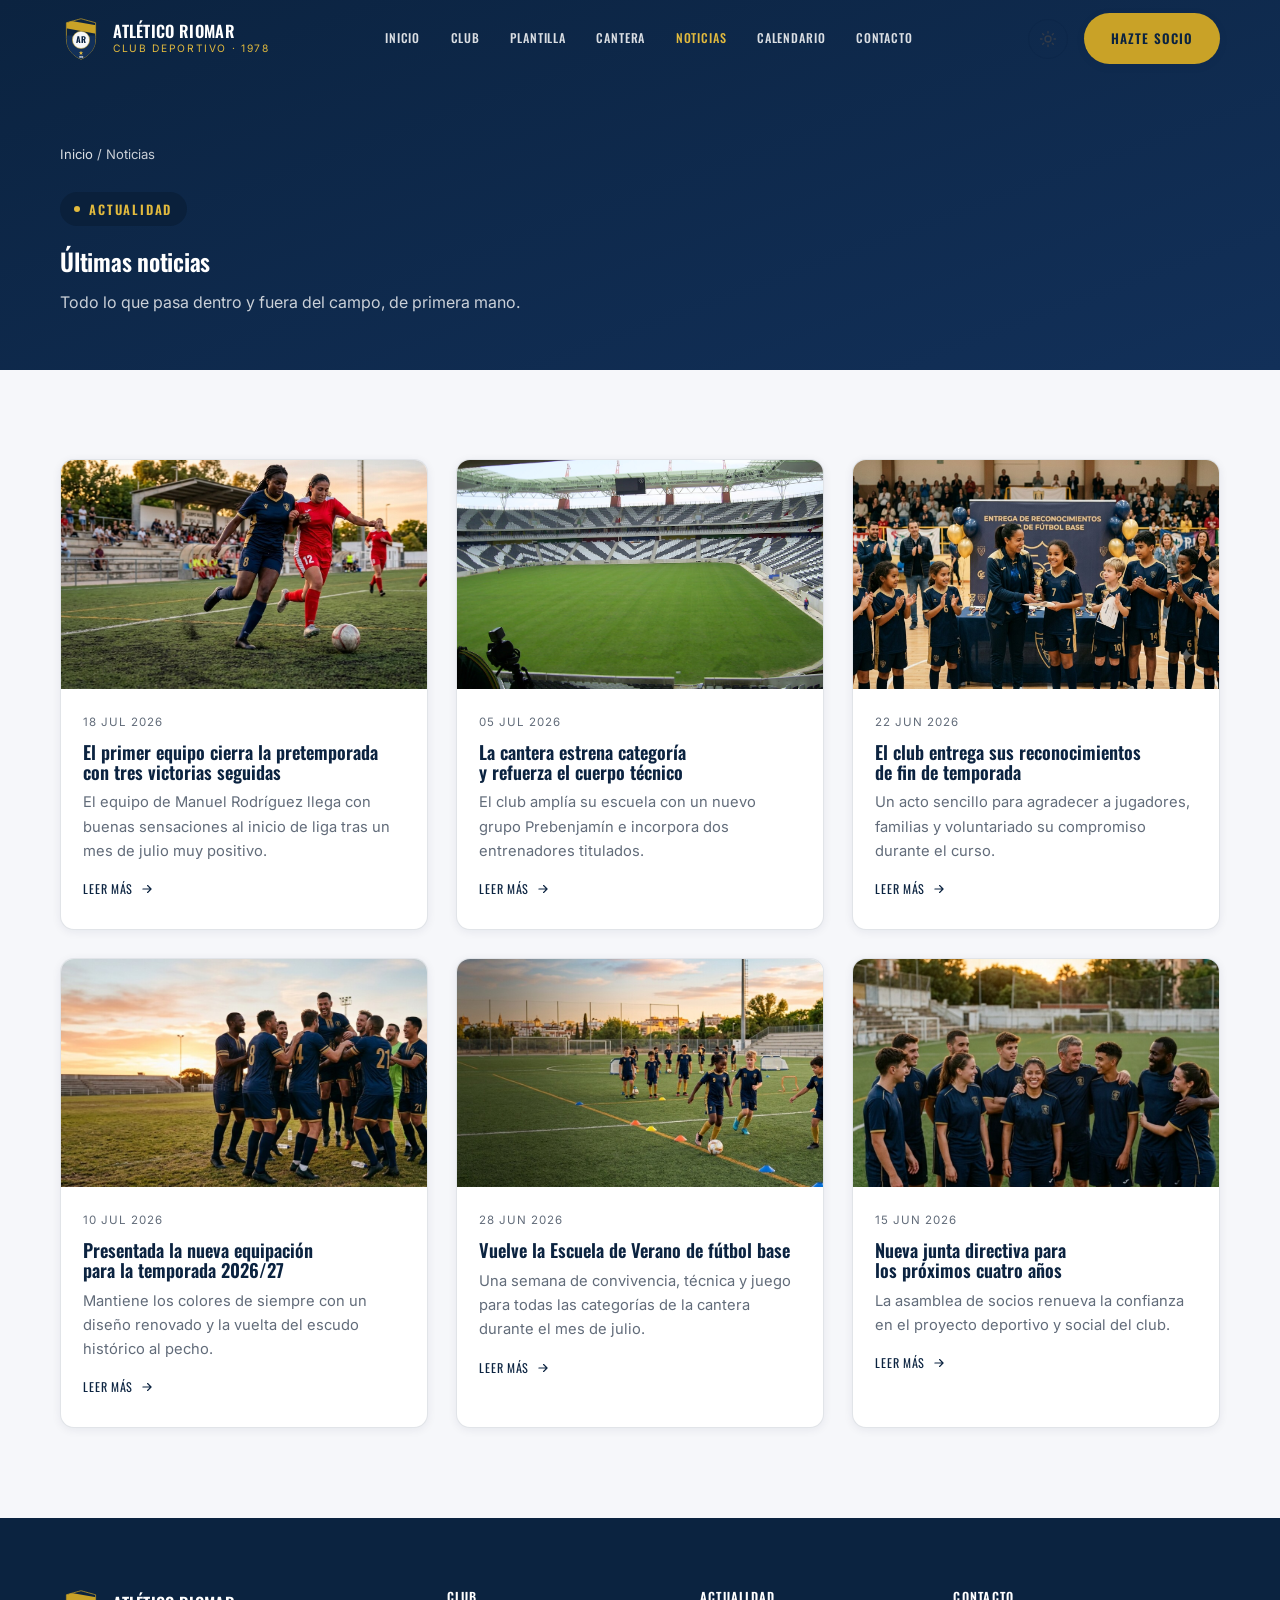
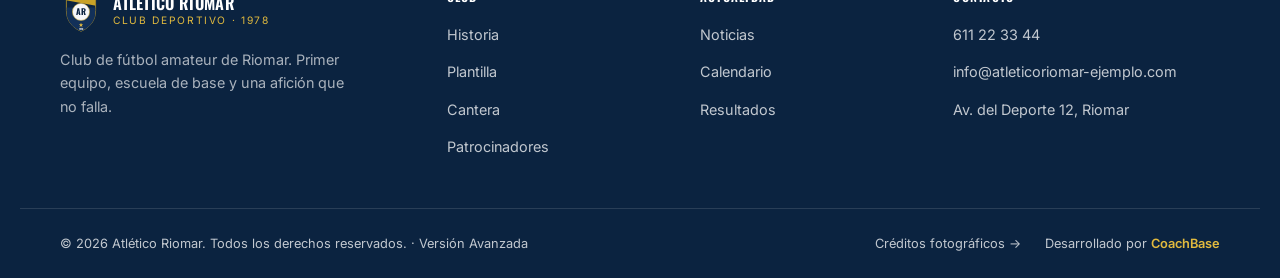
<file: noticias.html>
<!doctype html>
<html lang="es">
<head>
<meta charset="utf-8">
<meta name="viewport" content="width=device-width, initial-scale=1">
<title>Noticias · Atlético Riomar</title>
<meta name="description" content="Todas las noticias del Atlético Riomar: primer equipo, cantera y vida social del club.">
<meta name="theme-color" content="#0B2340">
<script>(function(){try{var t=localStorage.getItem("ar-theme");if(t==="dark")document.documentElement.setAttribute("data-theme","dark");}catch(e){}})();</script>
<link rel="preconnect" href="https://fonts.googleapis.com">
<link rel="preconnect" href="https://fonts.gstatic.com" crossorigin>
<link rel="stylesheet" href="https://fonts.googleapis.com/css2?family=Oswald:wght@500;600;700&family=Inter:wght@400;500;600;700;800&display=swap">
<link rel="icon" type="image/svg+xml" href="assets/favicon.svg">
<link rel="apple-touch-icon" href="assets/favicon.svg">
<link rel="stylesheet" href="styles.css?v=1">
</head>
<body>
<a href="#contenido" class="skip-link">Saltar al contenido</a>
<svg width="0" height="0" style="position:absolute" aria-hidden="true">
  <defs>
    <clipPath id="crest-clip" clipPathUnits="userSpaceOnUse">
      <path d="M100,4 C100,4 20,26 20,26 L20,112 C20,170 54,206 100,226 C146,206 180,170 180,112 L180,26 C180,26 100,4 100,4 Z"/>
    </clipPath>
    <symbol id="crest" viewBox="0 0 200 230">
      <path d="M100,4 C100,4 20,26 20,26 L20,112 C20,170 54,206 100,226 C146,206 180,170 180,112 L180,26 C180,26 100,4 100,4 Z" fill="#0B2340" stroke="#C9A227" stroke-width="4"/>
      <g clip-path="url(#crest-clip)">
        <rect x="-20" y="96" width="240" height="150" fill="#123059"/>
        <polygon points="-20,4 260,54 260,100 -20,50" fill="#C9A227"/>
      </g>
      <circle cx="100" cy="120" r="47" fill="#F6F7FA" stroke="#C9A227" stroke-width="3"/>
      <text x="100" y="136" text-anchor="middle" font-family="Oswald, sans-serif" font-weight="700" font-size="46" fill="#0B2340">AR</text>
      <polygon points="100,180 103.2,188.2 112,188.4 105,193.6 107.6,202 100,197 92.4,202 95,193.6 88,188.4 96.8,188.2" fill="#E2BA3E"/>
      <text x="100" y="217" text-anchor="middle" font-family="Oswald, sans-serif" font-weight="600" font-size="14" letter-spacing="1" fill="#F6F7FA">1978</text>
    </symbol>
  </defs>
</svg>
<header class="nav" data-nav>
  <div class="container nav-inner">
    <a href="index.html" class="brand">
      <svg class="brand-crest" aria-hidden="true"><use href="#crest"></use></svg>
      <span class="brand-text">
        <span class="brand-name">Atlético Riomar</span>
        <span class="brand-sub">Club Deportivo · 1978</span>
      </span>
    </a>

    <nav class="nav-links" aria-label="Navegación principal">
      <a class="nav-link" href="index.html">Inicio</a>
      <a class="nav-link" href="club.html">Club</a>
      <a class="nav-link" href="plantilla.html">Plantilla</a>
      <a class="nav-link" href="cantera.html">Cantera</a>
      <a class="nav-link is-active" href="noticias.html">Noticias</a>
      <a class="nav-link" href="calendario.html">Calendario</a>
      <a class="nav-link" href="contacto.html">Contacto</a>
    </nav>

    <div class="nav-actions">
      <button class="theme-toggle" type="button" aria-label="Cambiar a modo oscuro" data-theme-toggle>
        <svg class="icon-sun" viewBox="0 0 24 24" fill="none" stroke="currentColor" stroke-width="1.8" stroke-linecap="round"><circle cx="12" cy="12" r="4"/><path d="M12 2v2M12 20v2M4.9 4.9l1.4 1.4M17.7 17.7l1.4 1.4M2 12h2M20 12h2M4.9 19.1l1.4-1.4M17.7 6.3l1.4-1.4"/></svg>
        <svg class="icon-moon" viewBox="0 0 24 24" fill="none" stroke="currentColor" stroke-width="1.8" stroke-linecap="round" stroke-linejoin="round"><path d="M21 12.8A9 9 0 1 1 11.2 3 7 7 0 0 0 21 12.8Z"/></svg>
      </button>
      <a href="contacto.html" class="btn btn-primary nav-cta">Hazte socio</a>
      <button class="nav-burger" type="button" aria-label="Abrir menú" aria-expanded="false" data-burger>
        <span></span><span></span><span></span>
      </button>
    </div>
  </div>
</header>

<nav class="mobile-menu" data-mobile-menu aria-label="Navegación móvil">
  <a href="index.html" class="">Inicio</a>
  <a href="club.html" class="">Club</a>
  <a href="plantilla.html" class="">Plantilla</a>
  <a href="cantera.html" class="">Cantera</a>
  <a href="noticias.html" class="is-active">Noticias</a>
  <a href="calendario.html" class="">Calendario</a>
  <a href="contacto.html" class="">Contacto</a>
  <a href="contacto.html" class="btn btn-primary">Hazte socio</a>
</nav>
<section class="page-hero">
  <div class="container">
    <p class="breadcrumbs"><a href="index.html">Inicio</a> / Noticias</p>
    <p class="eyebrow">Actualidad</p>
    <h1>Últimas noticias</h1>
    <p>Todo lo que pasa dentro y fuera del campo, de primera mano.</p>
  </div>
</section>

<main id="contenido">
<section class="section">
  <div class="container">
    <div class="news-grid">
      <article class="card news-card reveal">
        <a href="noticia-1.html"><div class="news-media"><img src="assets/img/noticia-1.jpg" alt="El primer equipo cierra la pretemporada con tres victorias seguidas" loading="lazy"></div></a>
        <div class="news-body">
          <div class="news-date">18 jul 2026</div>
          <h3 class="news-title"><a href="noticia-1.html" style="color:inherit;">El primer equipo cierra la pretemporada con tres victorias seguidas</a></h3>
          <p class="news-excerpt">El equipo de Manuel Rodríguez llega con buenas sensaciones al inicio de liga tras un mes de julio muy positivo.</p>
          <a href="noticia-1.html" class="news-link">Leer más <svg viewBox="0 0 24 24" fill="none" stroke="currentColor" stroke-width="2" stroke-linecap="round" stroke-linejoin="round"><path d="M5 12h14M13 6l6 6-6 6"/></svg></a>
        </div>
      </article>
      <article class="card news-card reveal">
        <a href="noticia-2.html"><div class="news-media"><img src="assets/img/noticia-2.jpg" alt="La cantera estrena categoría y refuerza el cuerpo técnico" loading="lazy"></div></a>
        <div class="news-body">
          <div class="news-date">05 jul 2026</div>
          <h3 class="news-title"><a href="noticia-2.html" style="color:inherit;">La cantera estrena categoría y refuerza el cuerpo técnico</a></h3>
          <p class="news-excerpt">El club amplía su escuela con un nuevo grupo Prebenjamín e incorpora dos entrenadores titulados.</p>
          <a href="noticia-2.html" class="news-link">Leer más <svg viewBox="0 0 24 24" fill="none" stroke="currentColor" stroke-width="2" stroke-linecap="round" stroke-linejoin="round"><path d="M5 12h14M13 6l6 6-6 6"/></svg></a>
        </div>
      </article>
      <article class="card news-card reveal">
        <a href="noticia-3.html"><div class="news-media"><img src="assets/img/noticia-3.jpg" alt="El club entrega sus reconocimientos de fin de temporada" loading="lazy"></div></a>
        <div class="news-body">
          <div class="news-date">22 jun 2026</div>
          <h3 class="news-title"><a href="noticia-3.html" style="color:inherit;">El club entrega sus reconocimientos de fin de temporada</a></h3>
          <p class="news-excerpt">Un acto sencillo para agradecer a jugadores, familias y voluntariado su compromiso durante el curso.</p>
          <a href="noticia-3.html" class="news-link">Leer más <svg viewBox="0 0 24 24" fill="none" stroke="currentColor" stroke-width="2" stroke-linecap="round" stroke-linejoin="round"><path d="M5 12h14M13 6l6 6-6 6"/></svg></a>
        </div>
      </article>
      <article class="card news-card reveal">
        <a href="noticia-4.html"><div class="news-media"><img src="assets/img/team-banner.jpg" alt="Presentada la nueva equipación para la temporada 2026/27" loading="lazy"></div></a>
        <div class="news-body">
          <div class="news-date">10 jul 2026</div>
          <h3 class="news-title"><a href="noticia-4.html" style="color:inherit;">Presentada la nueva equipación para la temporada 2026/27</a></h3>
          <p class="news-excerpt">Mantiene los colores de siempre con un diseño renovado y la vuelta del escudo histórico al pecho.</p>
          <a href="noticia-4.html" class="news-link">Leer más <svg viewBox="0 0 24 24" fill="none" stroke="currentColor" stroke-width="2" stroke-linecap="round" stroke-linejoin="round"><path d="M5 12h14M13 6l6 6-6 6"/></svg></a>
        </div>
      </article>
      <article class="card news-card reveal">
        <a href="noticia-5.html"><div class="news-media"><img src="assets/img/academy-banner.jpg" alt="Vuelve la Escuela de Verano de fútbol base" loading="lazy"></div></a>
        <div class="news-body">
          <div class="news-date">28 jun 2026</div>
          <h3 class="news-title"><a href="noticia-5.html" style="color:inherit;">Vuelve la Escuela de Verano de fútbol base</a></h3>
          <p class="news-excerpt">Una semana de convivencia, técnica y juego para todas las categorías de la cantera durante el mes de julio.</p>
          <a href="noticia-5.html" class="news-link">Leer más <svg viewBox="0 0 24 24" fill="none" stroke="currentColor" stroke-width="2" stroke-linecap="round" stroke-linejoin="round"><path d="M5 12h14M13 6l6 6-6 6"/></svg></a>
        </div>
      </article>
      <article class="card news-card reveal">
        <a href="noticia-6.html"><div class="news-media"><img src="assets/img/club-historia.jpg" alt="Nueva junta directiva para los próximos cuatro años" loading="lazy"></div></a>
        <div class="news-body">
          <div class="news-date">15 jun 2026</div>
          <h3 class="news-title"><a href="noticia-6.html" style="color:inherit;">Nueva junta directiva para los próximos cuatro años</a></h3>
          <p class="news-excerpt">La asamblea de socios renueva la confianza en el proyecto deportivo y social del club.</p>
          <a href="noticia-6.html" class="news-link">Leer más <svg viewBox="0 0 24 24" fill="none" stroke="currentColor" stroke-width="2" stroke-linecap="round" stroke-linejoin="round"><path d="M5 12h14M13 6l6 6-6 6"/></svg></a>
        </div>
      </article>
    </div>
  </div>
</section>
</main>
<footer class="footer">
  <div class="container footer-top">
    <div class="footer-brand">
      <a href="index.html" class="brand">
        <svg class="brand-crest" aria-hidden="true"><use href="#crest"></use></svg>
        <span class="brand-text">
          <span class="brand-name">Atlético Riomar</span>
          <span class="brand-sub">Club Deportivo · 1978</span>
        </span>
      </a>
      <p>Club de fútbol amateur de Riomar. Primer equipo, escuela de base y una afición que no falla.</p>
    </div>
    <div class="footer-col">
      <h4>Club</h4>
      <ul>
        <li><a href="club.html">Historia</a></li>
        <li><a href="plantilla.html">Plantilla</a></li>
        <li><a href="cantera.html">Cantera</a></li>
        <li><a href="index.html#patrocinadores">Patrocinadores</a></li>
      </ul>
    </div>
    <div class="footer-col">
      <h4>Actualidad</h4>
      <ul>
        <li><a href="noticias.html">Noticias</a></li>
        <li><a href="calendario.html">Calendario</a></li>
        <li><a href="calendario.html#resultados">Resultados</a></li>
      </ul>
    </div>
    <div class="footer-col">
      <h4>Contacto</h4>
      <ul>
        <li><a href="tel:+34611223344">611 22 33 44</a></li>
        <li><a href="mailto:info@atleticoriomar-ejemplo.com">info@atleticoriomar-ejemplo.com</a></li>
        <li><a href="contacto.html">Av. del Deporte 12, Riomar</a></li>
      </ul>
    </div>
  </div>
  <div class="container footer-bottom">
    <p>&copy; <span data-year>2026</span> Atlético Riomar. Todos los derechos reservados. · Versión Avanzada</p>
    <div class="footer-bottom-right">
      <a href="creditos.html">Créditos fotográficos →</a>
      <span class="footer-dev">Desarrollado por <a href="https://coachbase.example.com" target="_blank" rel="noopener">CoachBase</a></span>
    </div>
  </div>
</footer>

<script defer src="lib/gsap.min.js"></script>
<script defer src="lib/ScrollTrigger.min.js"></script>
<script defer src="lib/manifest.js"></script>
<script defer src="main.js?v=1"></script>
</body>
</html>
</file>
<file: styles.css>
/* =============================================================
   ATLÉTICO RIOMAR — plantilla web para club de fútbol amateur
   =============================================================
   Índice
   1. Tokens
   2. Reset y base
   3. Utilidades
   4. Tipografía
   5. Componentes (botones, tarjetas, formularios, nav)
   6. Secciones
   7. Efectos / animaciones
   8. Responsive
   9. Reduced motion
   ============================================================= */

/* =============================================================
   1. Tokens — EDITA AQUÍ los colores corporativos del club
   ============================================================= */
:root {
  /* Colores del escudo / marca */
  --navy:        #0B2340;
  --navy-2:      #123059;
  --navy-3:      #1B3D6E;
  --navy-tint:   #EAF0F7;
  --gold:        #C9A227;
  --gold-2:      #E2BA3E;
  --gold-soft:   #F4E8BE;

  /* Neutros */
  --paper:       #F6F7FA;
  --paper-2:     #EDF0F5;
  --white:       #FFFFFF;
  --surface:     #FFFFFF;
  --ink:         #10151F;
  --ink-soft:    #313A48;
  --mute:        #626C7A;
  --line:        rgba(11,35,64,.12);
  --line-strong: rgba(11,35,64,.22);

  /* Semánticos */
  --win:  #1E7B4D;
  --draw: #A97B12;
  --loss: #B23A34;

  /* Sombras y radios */
  --shadow-sm: 0 2px 10px rgba(11,35,64,.07);
  --shadow-md: 0 16px 36px -12px rgba(11,35,64,.22);
  --shadow-lg: 0 30px 70px -20px rgba(11,35,64,.32);
  --radius-sm: 8px;
  --radius-md: 14px;
  --radius-lg: 24px;

  /* Easing */
  --ease-out:   cubic-bezier(0.16, 1, 0.3, 1);
  --ease-in:    cubic-bezier(0.7, 0, 0.84, 0);
  --ease-soft:  cubic-bezier(0.25, 0.46, 0.45, 0.94);
  --ease-bounce:cubic-bezier(0.34, 1.56, 0.64, 1);

  /* Layout */
  --container: 1240px;
  --nav-h: 78px;

  /* Tipografía */
  --sans:    "Inter", -apple-system, BlinkMacSystemFont, "Segoe UI", system-ui, sans-serif;
  --display: "Oswald", var(--sans);
}

/* =============================================================
   2. Reset y base
   ============================================================= */
*, *::before, *::after { box-sizing: border-box; margin: 0; }
html {
  -webkit-text-size-adjust: 100%;
  tab-size: 2;
  overflow-x: clip;
  scroll-behavior: smooth;
  scroll-padding-top: var(--nav-h);
}
body {
  font-family: var(--sans);
  font-size: 16px;
  line-height: 1.65;
  color: var(--ink-soft);
  background: var(--paper);
  -webkit-font-smoothing: antialiased;
  -moz-osx-font-smoothing: grayscale;
  text-rendering: optimizeLegibility;
  overflow-x: clip;
  overscroll-behavior-y: none;
}
img, svg, video { display: block; max-width: 100%; }
img { height: auto; }
button { font: inherit; color: inherit; cursor: pointer; border: 0; background: none; }
a { color: inherit; text-decoration: none; }
ul, ol { list-style: none; padding: 0; }
p { text-wrap: pretty; }
input, textarea, select { font: inherit; color: inherit; }

h1, h2, h3, h4 { text-wrap: balance; line-height: 1.08; letter-spacing: -0.01em; font-family: var(--display); font-weight: 600; color: var(--navy); }

::selection { background: var(--gold); color: var(--navy); }

:focus-visible {
  outline: 2px solid var(--gold);
  outline-offset: 3px;
  border-radius: 4px;
}

@media (prefers-reduced-motion: reduce) {
  html { scroll-behavior: auto; }
}

/* =============================================================
   3. Utilidades
   ============================================================= */
.container {
  width: 100%;
  max-width: var(--container);
  margin-inline: auto;
  padding-inline: 1.25rem;
}
@media (min-width: 720px)  { .container { padding-inline: 2rem; } }
@media (min-width: 1280px) { .container { padding-inline: 2.5rem; } }

.sr-only {
  position: absolute; width: 1px; height: 1px;
  padding: 0; margin: -1px; overflow: hidden;
  clip: rect(0,0,0,0); white-space: nowrap; border: 0;
}

.skip-link {
  position: fixed; top: -100px; left: 1rem; z-index: 9999;
  padding: .7rem 1.2rem; background: var(--navy); color: var(--white);
  border-radius: var(--radius-sm); font-weight: 600;
  transition: top .3s var(--ease-out);
}
.skip-link:focus { top: 1rem; }

.section {
  position: relative;
  padding-block: clamp(3.5rem, 7vw, 6.5rem);
}
.section-alt { background: var(--paper-2); }

.section-head {
  max-width: 62ch;
  margin-bottom: clamp(2rem, 5vw, 3.5rem);
}
.section-head.center { margin-inline: auto; text-align: center; }

.eyebrow {
  display: inline-flex;
  align-items: center;
  gap: .55rem;
  font-family: var(--display);
  font-size: .8rem;
  font-weight: 600;
  letter-spacing: .14em;
  text-transform: uppercase;
  color: var(--gold-2);
  background: color-mix(in srgb, var(--navy) 92%, black);
  padding: .4rem .9rem;
  border-radius: 999px;
  margin-bottom: 1rem;
}
.eyebrow::before {
  content: "";
  width: 6px; height: 6px; border-radius: 50%;
  background: var(--gold-2);
}
.eyebrow.on-light {
  color: var(--navy);
  background: var(--gold-soft);
}
.eyebrow.on-light::before { background: var(--gold); }

.section-title {
  font-size: clamp(1.9rem, 3.6vw, 2.7rem);
  text-transform: uppercase;
  letter-spacing: .01em;
}
.section-lede {
  margin-top: .9rem;
  color: var(--mute);
  font-size: 1.05rem;
  max-width: 56ch;
}
.section-head.center .section-lede { margin-inline: auto; }

.reveal {
  opacity: 0;
  transform: translateY(28px);
  transition: opacity .8s var(--ease-out), transform .8s var(--ease-out);
}
.reveal.is-visible { opacity: 1; transform: none; }
.reveal[data-split] { opacity: 1; transform: none; }

/* =============================================================
   4. Tipografía
   ============================================================= */
.eyebrow, .kicker, .tag, .nav-link, .btn, .stat-label, .card-position {
  font-family: var(--display);
}

/* =============================================================
   5. Componentes
   ============================================================= */

/* --- Botones --- */
.btn {
  display: inline-flex;
  align-items: center;
  justify-content: center;
  gap: .5rem;
  padding: .9rem 1.7rem;
  border-radius: 999px;
  font-weight: 600;
  font-size: .82rem;
  letter-spacing: .08em;
  text-transform: uppercase;
  transition: transform .35s var(--ease-out), box-shadow .35s var(--ease-out), background-color .3s var(--ease-out), color .3s var(--ease-out);
  white-space: nowrap;
}
.btn-primary {
  background: var(--gold);
  color: var(--navy);
  box-shadow: var(--shadow-sm);
}
.btn-primary:hover { background: var(--gold-2); transform: translateY(-2px); box-shadow: var(--shadow-md); }

.btn-ghost {
  background: rgba(255,255,255,.08);
  color: var(--white);
  border: 1.5px solid rgba(255,255,255,.55);
  backdrop-filter: blur(6px);
}
.btn-ghost:hover { background: rgba(255,255,255,.16); transform: translateY(-2px); }

.btn-dark {
  background: var(--navy);
  color: var(--white);
}
.btn-dark:hover { background: var(--navy-2); transform: translateY(-2px); box-shadow: var(--shadow-md); }

.btn-outline {
  background: transparent;
  color: var(--navy);
  border: 1.5px solid var(--line-strong);
}
.btn-outline:hover { border-color: var(--navy); background: var(--navy-tint); transform: translateY(-2px); }

.btn-sm { padding: .6rem 1.15rem; font-size: .74rem; }
.btn-block { width: 100%; }

/* --- Tarjetas genéricas --- */
.card {
  background: var(--surface);
  border: 1px solid var(--line);
  border-radius: var(--radius-md);
  box-shadow: var(--shadow-sm);
  transition: transform .45s var(--ease-out), box-shadow .45s var(--ease-out), border-color .45s var(--ease-out);
}
.card:hover {
  transform: translateY(-6px);
  box-shadow: var(--shadow-md);
  border-color: transparent;
}

/* --- Nav --- */
.nav {
  position: fixed;
  inset-inline: 0;
  top: 0;
  z-index: 100;
  height: var(--nav-h);
  display: flex;
  align-items: center;
  background: transparent;
  transition: background-color .4s var(--ease-out), box-shadow .4s var(--ease-out), height .4s var(--ease-out), border-color .4s var(--ease-out);
  border-bottom: 1px solid transparent;
}
.nav.is-solid {
  background: rgba(11,35,64,.96);
  backdrop-filter: blur(10px) saturate(140%);
  box-shadow: 0 8px 24px -12px rgba(0,0,0,.35);
  height: 68px;
}
.nav-inner {
  width: 100%;
  display: flex;
  align-items: center;
  justify-content: space-between;
  gap: 1.5rem;
}
.brand {
  display: flex;
  align-items: center;
  gap: .7rem;
  color: var(--white);
}
.brand-crest { width: 42px; height: 42px; flex-shrink: 0; }
.brand-text {
  display: flex;
  flex-direction: column;
  line-height: 1.05;
}
.brand-name {
  font-family: var(--display);
  font-weight: 600;
  font-size: 1.02rem;
  letter-spacing: .02em;
  text-transform: uppercase;
}
.brand-sub {
  font-size: .64rem;
  letter-spacing: .16em;
  text-transform: uppercase;
  color: var(--gold-2);
  margin-top: .15rem;
}

.nav-links {
  display: none;
  align-items: center;
  gap: 1.9rem;
}
.nav-link {
  font-size: .76rem;
  font-weight: 500;
  letter-spacing: .07em;
  text-transform: uppercase;
  color: rgba(255,255,255,.85);
  position: relative;
  padding-block: .4rem;
}
.nav-link::after {
  content: "";
  position: absolute;
  left: 0; right: 100%; bottom: 0;
  height: 2px;
  background: var(--gold);
  transition: right .35s var(--ease-out);
}
.nav-link:hover { color: var(--white); }
.nav-link:hover::after { right: 0; }

.nav-actions { display: flex; align-items: center; gap: 1rem; }
.nav-cta { display: none; }

.nav-burger {
  display: flex;
  flex-direction: column;
  justify-content: center;
  gap: 5px;
  width: 40px; height: 40px;
  border-radius: var(--radius-sm);
}
.nav-burger span {
  display: block; width: 22px; height: 2px;
  background: var(--surface);
  transition: transform .35s var(--ease-out), opacity .35s var(--ease-out);
}
.nav-burger.is-open span:nth-child(1) { transform: translateY(7px) rotate(45deg); }
.nav-burger.is-open span:nth-child(2) { opacity: 0; }
.nav-burger.is-open span:nth-child(3) { transform: translateY(-7px) rotate(-45deg); }

.mobile-menu {
  position: fixed;
  inset: var(--nav-h) 0 0 0;
  z-index: 90;
  background: var(--navy);
  padding: 2rem 1.5rem;
  display: flex;
  flex-direction: column;
  gap: .3rem;
  transform: translateY(-12px);
  opacity: 0;
  pointer-events: none;
  transition: transform .4s var(--ease-out), opacity .4s var(--ease-out);
  overflow-y: auto;
}
.mobile-menu.is-open { transform: none; opacity: 1; pointer-events: auto; }
.mobile-menu a {
  font-family: var(--display);
  font-size: 1.25rem;
  text-transform: uppercase;
  letter-spacing: .03em;
  color: var(--white);
  padding: .85rem 0;
  border-bottom: 1px solid rgba(255,255,255,.1);
}
.mobile-menu .btn { margin-top: 1.5rem; }

/* --- Formulario --- */
.field {
  display: flex;
  flex-direction: column;
  gap: .4rem;
  margin-bottom: 1.15rem;
}
.field label {
  font-size: .78rem;
  font-weight: 600;
  letter-spacing: .04em;
  text-transform: uppercase;
  color: var(--navy);
}
.field input, .field textarea {
  padding: .85rem 1rem;
  border: 1.5px solid var(--line-strong);
  border-radius: var(--radius-sm);
  background: var(--surface);
  transition: border-color .3s var(--ease-out), box-shadow .3s var(--ease-out);
}
.field input:focus, .field textarea:focus {
  border-color: var(--navy);
  box-shadow: 0 0 0 4px var(--navy-tint);
  outline: none;
}
.field textarea { resize: vertical; min-height: 130px; }
.form-note {
  font-size: .82rem;
  color: var(--mute);
  margin-top: .75rem;
}
.form-status {
  margin-top: 1rem;
  padding: .85rem 1rem;
  border-radius: var(--radius-sm);
  font-size: .88rem;
  font-weight: 600;
  display: none;
}
.form-status.is-visible { display: block; }
.form-status.is-ok { background: #E8F5EC; color: var(--win); }

/* --- Etiqueta genérica --- */
.tag {
  display: inline-block;
  font-size: .7rem;
  font-weight: 600;
  letter-spacing: .08em;
  text-transform: uppercase;
  padding: .3rem .7rem;
  border-radius: 999px;
}
.tag-gold { background: var(--gold-soft); color: #7A5E0D; }
.tag-navy { background: var(--navy-tint); color: var(--navy); }

/* =============================================================
   6. Secciones
   ============================================================= */

/* --- Hero --- */
.hero {
  position: relative;
  min-height: 100svh;
  display: flex;
  flex-direction: column;
  justify-content: flex-end;
  color: var(--white);
  isolation: isolate;
}
.hero-bg { position: absolute; inset: 0; z-index: -2; }
.hero-bg img {
  width: 100%; height: 100%; object-fit: cover;
  filter: saturate(1.05) contrast(1.05);
}
.hero-bg::after {
  content: "";
  position: absolute; inset: 0;
  background:
    linear-gradient(180deg, rgba(11,23,43,.55) 0%, rgba(11,23,43,.35) 32%, rgba(9,20,38,.88) 100%),
    linear-gradient(90deg, rgba(9,20,38,.78) 0%, rgba(9,20,38,.28) 62%);
}
.hero-inner {
  padding-block: clamp(6.5rem, 16vw, 10rem) clamp(3rem, 7vw, 4.5rem);
  max-width: 780px;
}
.hero-crest {
  width: 88px; height: 88px;
  margin-bottom: 1.6rem;
  filter: drop-shadow(0 10px 24px rgba(0,0,0,.35));
}
.hero-title {
  font-size: clamp(2.6rem, 7vw, 5.2rem);
  color: var(--white);
  text-transform: uppercase;
  line-height: .98;
}
.hero-title em {
  font-style: normal;
  color: var(--gold-2);
}
.hero-sub {
  margin-top: 1.3rem;
  font-size: clamp(1rem, 1.6vw, 1.2rem);
  color: rgba(255,255,255,.86);
  max-width: 46ch;
}
.hero-actions {
  display: flex;
  flex-wrap: wrap;
  gap: 1rem;
  margin-top: 2.2rem;
}
.hero-scroll {
  position: absolute;
  bottom: clamp(6.5rem, 13vw, 8.5rem);
  right: clamp(1.25rem, 4vw, 3rem);
  display: none;
  flex-direction: column;
  align-items: center;
  gap: .6rem;
  color: rgba(255,255,255,.75);
  font-size: .68rem;
  letter-spacing: .16em;
  text-transform: uppercase;
}
.hero-scroll-line {
  width: 1px; height: 46px;
  background: linear-gradient(180deg, rgba(255,255,255,.9), transparent);
  animation: scrollPulse 2.4s var(--ease-soft) infinite;
}
@keyframes scrollPulse {
  0%, 100% { opacity: .3; transform: scaleY(.6); transform-origin: top; }
  50% { opacity: 1; transform: scaleY(1); transform-origin: top; }
}

/* --- Stat bar --- */
.stat-bar {
  position: relative;
  background: var(--navy);
  color: var(--white);
}
.stat-grid {
  display: grid;
  grid-template-columns: repeat(2, 1fr);
  gap: 1.75rem;
  padding-block: 2.4rem;
}
.stat {
  text-align: center;
  border-inline-start: 1px solid rgba(255,255,255,.14);
  padding-inline-start: 1.5rem;
}
.stat:first-child { border-inline-start: 0; padding-inline-start: 0; }
.stat-num {
  font-family: var(--display);
  font-size: clamp(1.9rem, 4vw, 2.6rem);
  color: var(--gold-2);
  font-weight: 600;
  line-height: 1;
}
.stat-label {
  margin-top: .5rem;
  font-size: .72rem;
  letter-spacing: .1em;
  text-transform: uppercase;
  color: rgba(255,255,255,.72);
}

/* --- Club / Historia --- */
.club-grid {
  display: grid;
  gap: 2.5rem;
  align-items: center;
}
.club-media {
  position: relative;
  border-radius: var(--radius-lg);
  overflow: hidden;
  box-shadow: var(--shadow-lg);
}
.club-media img { width: 100%; aspect-ratio: 4/5; object-fit: cover; }
.club-media-badge {
  position: absolute;
  bottom: 1.25rem; left: 1.25rem;
  background: var(--surface);
  border-radius: var(--radius-md);
  padding: .9rem 1.15rem;
  display: flex;
  align-items: center;
  gap: .8rem;
  box-shadow: var(--shadow-md);
}
.club-media-badge strong {
  display: block;
  font-family: var(--display);
  font-size: 1.3rem;
  color: var(--navy);
  line-height: 1;
}
.club-media-badge span {
  font-size: .68rem;
  color: var(--mute);
  text-transform: uppercase;
  letter-spacing: .06em;
}
.club-text p + p { margin-top: 1rem; }
.club-values {
  margin-top: 2rem;
  display: grid;
  gap: 1.1rem;
}
.value-item { display: flex; gap: .9rem; }
.value-icon {
  flex-shrink: 0;
  width: 40px; height: 40px;
  border-radius: 10px;
  background: var(--navy-tint);
  color: var(--navy);
  display: flex; align-items: center; justify-content: center;
}
.value-item h3 { font-size: 1rem; text-transform: none; margin-bottom: .2rem; }
.value-item p { font-size: .92rem; color: var(--mute); }

/* Placeholder de imagen (para sustituir por fotos reales del club) */
.img-placeholder {
  position: relative;
  width: 100%; height: 100%;
  min-height: 220px;
  display: flex;
  flex-direction: column;
  align-items: center;
  justify-content: center;
  gap: .6rem;
  color: rgba(255,255,255,.92);
  background:
    repeating-linear-gradient(135deg, rgba(255,255,255,.06) 0 2px, transparent 2px 14px),
    linear-gradient(150deg, var(--navy-3), var(--navy) 70%);
  text-align: center;
  padding: 1.5rem;
}
.img-placeholder svg { width: 34px; height: 34px; opacity: .85; }
.img-placeholder span {
  font-family: var(--display);
  font-size: .74rem;
  letter-spacing: .1em;
  text-transform: uppercase;
  opacity: .85;
}
.img-placeholder.pin-right {
  align-items: flex-end;
  text-align: right;
  padding-inline-end: clamp(1.5rem, 6vw, 4.5rem);
}
.img-placeholder.light {
  color: var(--navy);
  background:
    repeating-linear-gradient(135deg, rgba(11,35,64,.05) 0 2px, transparent 2px 14px),
    linear-gradient(150deg, var(--paper-2), var(--navy-tint));
}

/* --- Timeline --- */
.timeline {
  margin-top: 2.5rem;
  display: grid;
  gap: 0;
  border-inline-start: 2px solid var(--line-strong);
}
.timeline-item {
  position: relative;
  padding: 0 0 1.9rem 1.6rem;
}
.timeline-item:last-child { padding-bottom: 0; }
.timeline-item::before {
  content: "";
  position: absolute;
  left: -7px; top: 3px;
  width: 12px; height: 12px;
  border-radius: 50%;
  background: var(--gold);
  border: 3px solid var(--paper);
}
.timeline-year {
  font-family: var(--display);
  color: var(--navy);
  font-weight: 600;
  font-size: 1.05rem;
}
.timeline-item p { color: var(--mute); font-size: .92rem; margin-top: .2rem; }

/* --- Plantilla / Primer equipo --- */
.team-banner {
  position: relative;
  border-radius: var(--radius-lg);
  overflow: hidden;
  min-height: 260px;
  display: flex;
  align-items: flex-end;
  color: var(--white);
  margin-bottom: 3rem;
  box-shadow: var(--shadow-lg);
}
.team-banner img { position: absolute; inset: 0; width: 100%; height: 100%; object-fit: cover; }
.team-banner::after {
  content: "";
  position: absolute; inset: 0;
  background: linear-gradient(0deg, rgba(9,20,38,.92) 0%, rgba(9,20,38,.35) 65%, rgba(9,20,38,.15) 100%);
}
.team-banner-inner {
  position: relative;
  padding: 2rem clamp(1.5rem, 4vw, 3rem);
  display: flex;
  flex-wrap: wrap;
  gap: 1.5rem 3rem;
  align-items: flex-end;
  justify-content: space-between;
  width: 100%;
}
.team-banner h2 { color: var(--white); margin: 0; }
.team-banner-meta {
  display: flex;
  gap: 2rem;
  flex-wrap: wrap;
}
.team-banner-meta div strong {
  display: block;
  font-family: var(--display);
  font-size: 1.05rem;
  color: var(--gold-2);
}
.team-banner-meta div span {
  font-size: .68rem;
  text-transform: uppercase;
  letter-spacing: .08em;
  color: rgba(255,255,255,.75);
}

.squad-filters {
  display: flex;
  flex-wrap: wrap;
  gap: .6rem;
  margin-bottom: 2rem;
}
.squad-filter {
  padding: .5rem 1.1rem;
  border-radius: 999px;
  border: 1.5px solid var(--line-strong);
  font-family: var(--display);
  font-size: .74rem;
  letter-spacing: .06em;
  text-transform: uppercase;
  color: var(--navy);
  transition: all .3s var(--ease-out);
}
.squad-filter:hover, .squad-filter.is-active {
  background: var(--navy);
  border-color: var(--navy);
  color: var(--white);
}

.squad-grid {
  display: grid;
  grid-template-columns: repeat(2, 1fr);
  gap: 1.1rem;
}
.player-card {
  padding: 1.4rem 1.1rem;
  text-align: center;
  overflow: hidden;
  position: relative;
}
.player-num {
  width: 62px; height: 62px;
  margin: 0 auto .9rem;
  border-radius: 50%;
  background: linear-gradient(150deg, var(--navy-2), var(--navy));
  color: var(--gold-2);
  display: flex; align-items: center; justify-content: center;
  font-family: var(--display);
  font-size: 1.5rem;
  font-weight: 600;
  transition: transform .45s var(--ease-out);
}
.player-card:hover .player-num { transform: scale(1.08) rotate(-4deg); }

/* Foto/avatar de jugador tipo carnet, con el dorsal superpuesto.
   EDITAR: sustituye el src de cada <img> por la foto real cuando la tengas. */
.player-photo {
  position: relative;
  width: 108px; height: 108px;
  margin: 0 auto 1rem;
  border-radius: 50%;
  overflow: hidden;
  border: 3px solid var(--gold-soft);
  box-shadow: var(--shadow-sm);
  background: var(--navy-tint);
  transition: transform .45s var(--ease-out);
}
.player-card:hover .player-photo { transform: scale(1.04); }
.player-photo img { width: 100%; height: 100%; object-fit: cover; }
.player-photo .player-num {
  position: absolute;
  right: -2px;
  bottom: -2px;
  width: 32px;
  height: 32px;
  margin: 0;
  font-size: .76rem;
  border: 2px solid var(--paper);
}
.player-card:hover .player-photo .player-num { transform: scale(1.08) rotate(-4deg); }
.player-name {
  font-weight: 600;
  color: var(--navy);
  font-size: .96rem;
}
.card-position {
  margin-top: .3rem;
  font-size: .68rem;
  letter-spacing: .08em;
  text-transform: uppercase;
  color: var(--mute);
}

/* --- Noticias --- */
.news-grid {
  display: grid;
  gap: 1.75rem;
}
.news-card { overflow: hidden; }
.news-media { position: relative; aspect-ratio: 16/10; overflow: hidden; }
.news-media img {
  width: 100%; height: 100%; object-fit: cover;
  transition: transform .6s var(--ease-out);
}
.news-card:hover .news-media img { transform: scale(1.06); }
.news-body { padding: 1.5rem 1.4rem 1.7rem; }
.news-date {
  font-size: .72rem;
  letter-spacing: .08em;
  text-transform: uppercase;
  color: var(--mute);
}
.news-title {
  margin-top: .6rem;
  font-size: 1.15rem;
  text-transform: none;
  letter-spacing: 0;
}
.news-excerpt {
  margin-top: .55rem;
  font-size: .92rem;
  color: var(--mute);
}
.news-link {
  display: inline-flex;
  align-items: center;
  gap: .4rem;
  margin-top: 1rem;
  font-family: var(--display);
  font-size: .76rem;
  letter-spacing: .06em;
  text-transform: uppercase;
  color: var(--navy);
}
.news-link svg { width: 14px; height: 14px; transition: transform .3s var(--ease-out); }
.news-card:hover .news-link svg { transform: translateX(4px); }

/* --- Calendario / resultados --- */
.match-grid {
  display: grid;
  gap: 2rem;
}
.next-match {
  background: linear-gradient(155deg, var(--navy-3), var(--navy));
  color: var(--white);
  border-radius: var(--radius-lg);
  padding: clamp(1.75rem, 4vw, 2.5rem);
  box-shadow: var(--shadow-lg);
}
.next-match-comp {
  font-size: .72rem;
  letter-spacing: .1em;
  text-transform: uppercase;
  color: var(--gold-2);
}
.next-match-teams {
  display: flex;
  align-items: center;
  justify-content: space-between;
  gap: 1rem;
  margin-top: 1.3rem;
}
.next-match-team {
  display: flex;
  flex-direction: column;
  align-items: center;
  gap: .6rem;
  flex: 1;
  min-width: 0;
}
.next-match-team .crest-badge {
  width: 54px; height: 54px;
  border-radius: 50%;
  background: rgba(255,255,255,.1);
  display: flex; align-items: center; justify-content: center;
  padding: 10px;
}
.next-match-team .crest-badge svg { width: 100%; height: 100%; }
.next-match-team span {
  font-family: var(--display);
  font-size: .85rem;
  text-transform: uppercase;
  letter-spacing: .02em;
  text-align: center;
}
.next-match-vs {
  font-family: var(--display);
  font-size: 1.4rem;
  color: var(--gold-2);
  opacity: .8;
}
.next-match-info {
  margin-top: 1.6rem;
  display: grid;
  grid-template-columns: repeat(2, 1fr);
  gap: 1rem;
  border-top: 1px solid rgba(255,255,255,.16);
  padding-top: 1.3rem;
}
.next-match-info div span {
  display: block;
  font-size: .68rem;
  letter-spacing: .08em;
  text-transform: uppercase;
  color: rgba(255,255,255,.6);
  margin-bottom: .25rem;
}
.next-match-info div strong { font-weight: 600; font-size: .92rem; }
.next-match .btn { margin-top: 1.75rem; }

.results-list { display: grid; gap: .7rem; }
.result-row {
  display: grid;
  grid-template-columns: auto 1fr auto;
  align-items: center;
  gap: 1rem;
  padding: 1rem 1.15rem;
}
.result-tag {
  width: 30px; height: 30px;
  border-radius: 50%;
  display: flex; align-items: center; justify-content: center;
  font-family: var(--display);
  font-size: .78rem;
  font-weight: 700;
  color: var(--white);
  flex-shrink: 0;
}
.result-tag.win  { background: var(--win); }
.result-tag.draw { background: var(--draw); }
.result-tag.loss { background: var(--loss); }
.result-mid { min-width: 0; }
.result-teams {
  font-weight: 600;
  color: var(--navy);
  font-size: .92rem;
  white-space: nowrap;
  overflow: hidden;
  text-overflow: ellipsis;
}
.result-date {
  font-size: .74rem;
  color: var(--mute);
  margin-top: .1rem;
}
.result-score {
  font-family: var(--display);
  font-size: 1.05rem;
  color: var(--navy);
  font-weight: 600;
  white-space: nowrap;
}

/* --- Cantera / Escuela --- */
.academy-banner {
  position: relative;
  border-radius: var(--radius-lg);
  overflow: hidden;
  margin-bottom: 3rem;
  box-shadow: var(--shadow-lg);
  aspect-ratio: 21/9;
  min-height: 260px;
}
.academy-banner img { width: 100%; aspect-ratio: 21/8; object-fit: cover; }
.academy-banner::after {
  content: "";
  position: absolute; inset: 0;
  background: linear-gradient(90deg, rgba(9,20,38,.82) 0%, rgba(9,20,38,.15) 65%);
}
.academy-banner-text {
  position: absolute; inset: 0;
  display: flex; flex-direction: column; justify-content: center;
  padding: clamp(1.5rem, 4vw, 3rem);
  max-width: 560px;
  color: var(--white);
}
.academy-banner-text h2 { color: var(--white); }
.academy-banner-text p { margin-top: .75rem; color: rgba(255,255,255,.85); font-size: .96rem; }

.category-grid {
  display: grid;
  grid-template-columns: repeat(2, 1fr);
  gap: 1.1rem;
}
.category-card {
  padding: 1.6rem 1.3rem;
}
.category-card .tag { margin-bottom: .9rem; }
.category-card h3 { font-size: 1.05rem; text-transform: none; }
.category-card p { margin-top: .4rem; font-size: .86rem; color: var(--mute); }

/* --- Patrocinadores --- */
.sponsor-tier-label {
  font-size: .74rem;
  font-weight: 600;
  letter-spacing: .1em;
  text-transform: uppercase;
  color: var(--mute);
  margin-bottom: 1rem;
}
.sponsor-grid-main { margin-bottom: 2.5rem; }
.sponsor-main-tile {
  border: 2px dashed var(--line-strong);
  border-radius: var(--radius-md);
  padding: 2.2rem;
  display: flex;
  align-items: center;
  justify-content: center;
  min-height: 130px;
  background: var(--surface);
}
.sponsor-grid {
  display: grid;
  grid-template-columns: repeat(2, 1fr);
  gap: 1rem;
}
.sponsor-tile {
  border: 1.5px dashed var(--line-strong);
  border-radius: var(--radius-sm);
  min-height: 92px;
  display: flex;
  align-items: center;
  justify-content: center;
  color: var(--mute);
  font-family: var(--display);
  font-size: .74rem;
  letter-spacing: .05em;
  text-transform: uppercase;
  text-align: center;
  padding: .75rem;
  transition: border-color .3s var(--ease-out), color .3s var(--ease-out);
}
.sponsor-tile:hover { border-color: var(--gold); color: var(--navy); }
.sponsor-tile.has-logo {
  border-style: solid;
  border-color: var(--line);
  background: var(--surface);
  padding: 1rem 1.4rem;
}
.sponsor-tile.has-logo:hover { border-color: var(--gold); }
.sponsor-tile.has-logo img { max-width: 100%; max-height: 100%; object-fit: contain; }
.sponsor-cta {
  margin-top: 2.5rem;
  border-radius: var(--radius-lg);
  background: var(--navy-tint);
  padding: clamp(1.75rem, 4vw, 2.5rem);
  display: flex;
  flex-wrap: wrap;
  align-items: center;
  justify-content: space-between;
  gap: 1.5rem;
}
.sponsor-cta h3 { font-size: 1.2rem; text-transform: none; }
.sponsor-cta p { color: var(--mute); font-size: .9rem; margin-top: .3rem; }

/* --- Contacto --- */
.contact-grid {
  display: grid;
  gap: 2.5rem;
}
.contact-info-list { display: grid; gap: 1.3rem; margin-top: 1.8rem; }
.contact-info-item { display: flex; gap: 1rem; align-items: flex-start; }
.contact-info-item .value-icon { background: var(--navy-tint); }
.contact-info-item strong { display: block; color: var(--navy); font-size: .95rem; }
.contact-info-item span, .contact-info-item a { font-size: .9rem; color: var(--mute); }
.contact-info-item a:hover { color: var(--navy); }

.social-row { display: flex; gap: .7rem; margin-top: 1.8rem; }
.social-btn {
  width: 42px; height: 42px;
  border-radius: 50%;
  background: var(--navy);
  color: var(--white);
  display: flex; align-items: center; justify-content: center;
  transition: transform .3s var(--ease-out), background .3s var(--ease-out);
}
.social-btn:hover { background: var(--gold); color: var(--navy); transform: translateY(-3px); }
.social-btn svg { width: 18px; height: 18px; }

.contact-form-card { padding: clamp(1.75rem, 4vw, 2.5rem); }

/* --- Footer --- */
.footer {
  background: var(--navy);
  color: rgba(255,255,255,.75);
  padding-top: clamp(3rem, 6vw, 4.5rem);
}
.footer-top {
  display: grid;
  gap: 2.5rem;
  padding-bottom: 3rem;
  border-bottom: 1px solid rgba(255,255,255,.12);
}
.footer-brand .brand { color: var(--white); margin-bottom: 1rem; }
.footer-brand p { font-size: .9rem; max-width: 34ch; color: rgba(255,255,255,.65); }
.footer-col h4 {
  color: var(--white);
  font-size: .78rem;
  letter-spacing: .1em;
  text-transform: uppercase;
  margin-bottom: 1.1rem;
}
.footer-col ul { display: grid; gap: .7rem; }
.footer-col a { font-size: .9rem; transition: color .3s var(--ease-out); }
.footer-col a:hover { color: var(--gold-2); }
.footer-bottom {
  display: flex;
  flex-wrap: wrap;
  gap: 1rem;
  justify-content: space-between;
  align-items: center;
  padding-block: 1.5rem;
  font-size: .8rem;
}
.footer-bottom a:hover { color: var(--gold-2); }
.footer-bottom-right {
  display: flex;
  align-items: center;
  flex-wrap: wrap;
  gap: 0.4rem 1.5rem;
}
.footer-dev a {
  font-weight: 600;
  color: var(--gold-2);
}

/* =============================================================
   7. Efectos
   ============================================================= */
[data-tilt] { transition: transform .4s var(--ease-out); }

.count-up { display: inline-block; }

/* =============================================================
   8. Responsive
   ============================================================= */
@media (min-width: 540px) {
  .stat-grid { grid-template-columns: repeat(4, 1fr); }
  .squad-grid { grid-template-columns: repeat(3, 1fr); }
  .category-grid { grid-template-columns: repeat(3, 1fr); }
  .sponsor-grid { grid-template-columns: repeat(3, 1fr); }
}

@media (min-width: 720px) {
  .club-grid { grid-template-columns: 1fr 1fr; }
  .news-grid { grid-template-columns: repeat(2, 1fr); }
  .match-grid { grid-template-columns: 1.05fr 1fr; }
  .contact-grid { grid-template-columns: 1fr 1.15fr; }
  .hero-scroll { display: flex; }
}

@media (min-width: 960px) {
  .nav-links { display: flex; }
  .nav-cta { display: inline-flex; }
  .nav-burger { display: none; }
  .mobile-menu { display: none; }

  .club-grid { grid-template-columns: .85fr 1.15fr; gap: 4rem; }
  .squad-grid { grid-template-columns: repeat(4, 1fr); }
  .news-grid { grid-template-columns: repeat(3, 1fr); }
  .category-grid { grid-template-columns: repeat(6, 1fr); }
  .sponsor-grid { grid-template-columns: repeat(4, 1fr); }
  .footer-top { grid-template-columns: 1.3fr .8fr .8fr 1fr; }
}

@media (min-width: 1280px) {
  .squad-grid { grid-template-columns: repeat(5, 1fr); }
  .hero-inner { max-width: 860px; }
}

/* =============================================================
   9. Reduced motion — solo se desactivan efectos intrusivos
   ============================================================= */
@media (prefers-reduced-motion: reduce) {
  .hero-scroll-line { animation: none; }
}

/* =============================================================
   10. Fix móvil — banners con foto/placeholder (Plantilla y Cantera)
   En pantallas estrechas el texto centrado (academy-banner-text) y el
   aviso "Sustituye por una foto..." (img-placeholder.pin-right)
   comparten el mismo ancho y se solapan/cortan. Les damos más alto
   y separamos el aviso hacia arriba para que no choquen.
   ============================================================= */
@media (max-width: 719px) {
  .academy-banner {
    aspect-ratio: auto;
    min-height: 380px;
  }
  .academy-banner img {
    aspect-ratio: auto;
    min-height: 380px;
  }
  .team-banner {
    min-height: 380px;
  }
  .img-placeholder.pin-right {
    align-items: flex-start;
    text-align: left;
    justify-content: flex-start;
    padding: 1.25rem;
  }
}

/* =============================================================
   11. NIVEL AVANZADO — componentes añadidos sobre la base Simple
   11.1 Modo oscuro   11.2 Nav multi-página + toggle
   11.3 Hero Ken Burns 11.4 Bento grid (historia)
   11.5 Galería + lightbox   11.6 Selector de categorías (cantera)
   11.7 Patrocinadores por niveles   11.8 Artículo de noticia
   11.9 Breadcrumbs   11.10 Formulario de contacto avanzado
   ============================================================= */

/* ---- 11.1 Modo oscuro ---- */
[data-theme="dark"] {
  --paper:       #0B1220;
  --paper-2:     #0F1A2E;
  --surface:     #142138;
  --ink:         #F2F5FA;
  --ink-soft:    #D6DDE8;
  --mute:        #92A0B5;
  --line:        rgba(226,186,62,.14);
  --line-strong: rgba(226,186,62,.28);
  --navy-tint:   #16233C;
  --gold-soft:   #2A2411;
  color-scheme: dark;
}
[data-theme="dark"] .nav.is-solid { background: rgba(11,18,32,.86); }
[data-theme="dark"] .hero-bg::after { opacity: .55; }
[data-theme="dark"] .logo-tile img { filter: brightness(0) invert(1) opacity(.82); }
[data-theme="dark"] .field label { color: var(--gold-2); }
[data-theme="dark"] .value-icon { color: var(--gold-2); }
[data-theme="dark"] .contact-info-item strong,
[data-theme="dark"] .staff-card strong,
[data-theme="dark"] .bento-num,
[data-theme="dark"] .bento-item h3,
[data-theme="dark"] h1,
[data-theme="dark"] h2,
[data-theme="dark"] h3,
[data-theme="dark"] h4,
[data-theme="dark"] .btn-outline { color: #fff; }
[data-theme="dark"] .btn-outline { border-color: rgba(255,255,255,.35); }
[data-theme="dark"] .btn-outline:hover { border-color: #fff; background: rgba(255,255,255,.06); }
[data-theme="dark"] .page-hero h1,
[data-theme="dark"] .article-hero-inner h1,
[data-theme="dark"] .team-banner h2 { color: #fff; }

.theme-toggle {
  width: 40px; height: 40px;
  border-radius: 50%;
  border: 1.5px solid var(--line-strong);
  background: transparent;
  color: currentColor;
  display: grid; place-items: center;
  cursor: pointer;
  flex: none;
}
.theme-toggle svg { width: 18px; height: 18px; }
.theme-toggle .icon-moon { display: none; }
[data-theme="dark"] .theme-toggle .icon-sun { display: none; }
[data-theme="dark"] .theme-toggle .icon-moon { display: block; }

/* ---- 11.2 Nav multi-página ---- */
.nav-link.is-active { color: var(--gold-2); }
.nav-link.is-active::after {
  content: ""; display: block; height: 2px; background: var(--gold-2);
  margin-top: 4px; border-radius: 2px;
}
.mobile-menu a.is-active { color: var(--gold-2); }
.page-hero {
  background: linear-gradient(160deg, var(--navy) 0%, var(--navy-2) 100%);
  color: var(--white);
  padding: calc(var(--nav-h) + 3.2rem) 0 3.4rem;
}
[data-theme="dark"] .page-hero { background: linear-gradient(160deg, #071023 0%, #0B1830 100%); }
.page-hero .eyebrow { color: var(--gold-2); }
.page-hero h1 { color: #fff; margin-top: .4rem; }
.page-hero p { color: rgba(255,255,255,.78); max-width: 620px; margin-top: .9rem; }

/* ---- 11.3 Hero Ken Burns ---- */
.hero-bg img { animation: kenburns 22s ease-in-out infinite alternate; transform-origin: 60% 40%; }
@keyframes kenburns {
  0%   { transform: scale(1) translate(0,0); }
  100% { transform: scale(1.12) translate(-1.5%, -1%); }
}
@media (prefers-reduced-motion: reduce) { .hero-bg img { animation: none; } }

/* ---- 11.4 Bento grid (historia del club) ---- */
.bento-grid {
  display: grid;
  grid-template-columns: repeat(4, 1fr);
  grid-auto-rows: 140px;
  gap: 1rem;
  margin-top: 2.2rem;
}
.bento-item {
  position: relative;
  border-radius: var(--radius-lg);
  overflow: hidden;
  box-shadow: var(--shadow-md);
  background: var(--surface);
  padding: 1.6rem;
  display: flex; flex-direction: column; justify-content: flex-end;
}
.bento-item.span-2 { grid-column: span 2; }
.bento-item.span-3 { grid-column: span 3; }
.bento-item.row-2 { grid-row: span 2; }
.bento-item.photo { padding: 0; }
.bento-item.photo img { position: absolute; inset: 0; width: 100%; height: 100%; object-fit: cover; }
.bento-item.photo::after {
  content: ""; position: absolute; inset: 0;
  background: linear-gradient(0deg, rgba(9,20,38,.86) 0%, rgba(9,20,38,.05) 60%);
}
.bento-item.photo .bento-caption { position: relative; z-index: 1; color: #fff; }
.bento-item.dark { background: var(--navy); color: #fff; }
.bento-item.dark .bento-num { color: var(--gold-2); }
.bento-item.gold { background: var(--gold-soft); }
.bento-num { font-family: var(--display); font-size: 2.1rem; color: var(--navy); line-height: 1; }
.bento-item p { margin-top: .5rem; font-size: .92rem; }
.bento-item h3 { font-size: 1.05rem; }
@media (max-width: 900px) {
  .bento-grid { grid-template-columns: repeat(2, 1fr); grid-auto-rows: 160px; }
  .bento-item.span-3 { grid-column: span 2; }
}

/* ---- 11.5 Galería + lightbox ---- */
.gallery-grid {
  columns: 4 220px;
  column-gap: 1rem;
  margin-top: 2rem;
}
.gallery-item {
  break-inside: avoid;
  margin-bottom: 1rem;
  border-radius: var(--radius-md);
  overflow: hidden;
  box-shadow: var(--shadow-sm);
  cursor: zoom-in;
  position: relative;
}
.gallery-item img { width: 100%; display: block; transition: transform .5s var(--ease-out); }
.gallery-item:hover img { transform: scale(1.05); }
.lightbox {
  position: fixed; inset: 0; z-index: 200;
  background: rgba(6,10,20,.92);
  display: none; align-items: center; justify-content: center;
  padding: 4vh 4vw;
}
.lightbox.is-open { display: flex; }
.lightbox img { max-width: 100%; max-height: 88vh; border-radius: var(--radius-md); box-shadow: var(--shadow-lg); }
.lightbox-close {
  position: absolute; top: 22px; right: 26px;
  width: 44px; height: 44px; border-radius: 50%;
  background: rgba(255,255,255,.1); border: 1.5px solid rgba(255,255,255,.3);
  color: #fff; font-size: 1.4rem; cursor: pointer;
}
.lightbox-nav {
  position: absolute; top: 50%; transform: translateY(-50%);
  width: 46px; height: 46px; border-radius: 50%;
  background: rgba(255,255,255,.1); border: 1.5px solid rgba(255,255,255,.3);
  color: #fff; font-size: 1.3rem; cursor: pointer;
}
.lightbox-prev { left: 20px; }
.lightbox-next { right: 20px; }

/* ---- 11.6 Selector de categorías (cantera) ---- */
.categoria-tabs {
  display: flex; flex-wrap: wrap; gap: .6rem;
  margin: 2rem 0 2.4rem;
}
.categoria-tab {
  border: 1.5px solid var(--line-strong);
  background: var(--surface);
  color: var(--ink-soft);
  padding: .65rem 1.2rem;
  border-radius: 999px;
  font-weight: 600; font-size: .88rem;
  cursor: pointer;
  transition: all .2s var(--ease-out);
}
.categoria-tab:hover { border-color: var(--gold-2); }
.categoria-tab.is-active {
  background: var(--navy); border-color: var(--navy); color: #fff;
}
.categoria-panel { display: none; }
.categoria-panel.is-active { display: block; animation: fadeUp .4s var(--ease-out); }
@keyframes fadeUp { from { opacity: 0; transform: translateY(10px); } to { opacity: 1; transform: none; } }
.categoria-head {
  display: flex; flex-wrap: wrap; gap: 1.4rem; align-items: center; justify-content: space-between;
  background: var(--navy-tint); border-radius: var(--radius-lg); padding: 1.6rem 1.8rem; margin-bottom: 1.6rem;
}
.categoria-head h3 { color: var(--navy); margin-bottom: .2rem; }
[data-theme="dark"] .categoria-head h3 { color: #fff; }
.categoria-meta { display: flex; gap: 1.8rem; flex-wrap: wrap; }
.categoria-meta div strong { display: block; font-family: var(--display); font-size: 1.1rem; color: var(--navy); }
[data-theme="dark"] .categoria-meta div strong { color: var(--gold-2); }
.categoria-meta div span { font-size: .7rem; text-transform: uppercase; letter-spacing: .07em; color: var(--mute); }
.staff-grid { display: grid; grid-template-columns: repeat(auto-fit, minmax(160px, 1fr)); gap: 1.2rem; }
.staff-card {
  display: flex; flex-direction: column; align-items: center; text-align: center;
  background: var(--surface); border: 1px solid var(--line); border-radius: var(--radius-md);
  padding: 1.6rem 1rem 1.3rem; box-shadow: var(--shadow-sm);
  transition: transform .3s var(--ease-out), box-shadow .3s var(--ease-out);
}
.staff-card:hover { transform: translateY(-4px); box-shadow: var(--shadow-md); }
.staff-avatar {
  width: 100px; height: 100px; border-radius: 50%; background: var(--navy); color: #fff;
  display: grid; place-items: center; font-family: var(--display); font-size: 1.7rem;
  margin: 0 auto 1rem; flex: none;
  border: 3px solid var(--gold-soft); box-shadow: var(--shadow-sm);
}
.staff-card strong { display: block; font-size: 1rem; }
.staff-avatar { overflow: hidden; }
.staff-avatar img { width: 100%; height: 100%; object-fit: cover; border-radius: 50%; }
.staff-card span {
  display: block; margin-top: .3rem; font-size: .72rem; color: var(--mute);
  text-transform: uppercase; letter-spacing: .07em;
}

/* ---- 11.7 Patrocinadores por niveles ---- */
.sponsor-tier-label-lg { font-size: .78rem; text-transform: uppercase; letter-spacing: .1em; color: var(--gold-2); font-weight: 700; margin: 2.2rem 0 1rem; }
.sponsor-tier-label-lg:first-child { margin-top: 0; }
.logo-row { display: grid; grid-template-columns: repeat(auto-fit, minmax(150px, 1fr)); gap: 1.1rem; }
.logo-tile {
  background: var(--surface); border: 1px solid var(--line); border-radius: var(--radius-md);
  display: grid; place-items: center; padding: 1.2rem; min-height: 84px;
  box-shadow: var(--shadow-sm); font-weight: 700; color: var(--mute); letter-spacing: .03em;
}
.logo-row.gold .logo-tile { min-height: 96px; font-size: 1.05rem; color: var(--navy); }
.logo-row.colab .logo-tile { min-height: 66px; font-size: .82rem; }

/* ---- 11.8 Artículo de noticia ---- */
.article-hero { position: relative; height: 44vh; min-height: 320px; }
.article-hero img { position: absolute; inset: 0; width: 100%; height: 100%; object-fit: cover; }
.article-hero::after {
  content: ""; position: absolute; inset: 0;
  background: linear-gradient(0deg, rgba(9,20,38,.88) 0%, rgba(9,20,38,.1) 65%);
}
.article-hero-inner {
  position: relative; z-index: 1; height: 100%;
  display: flex; flex-direction: column; justify-content: flex-end;
  padding-bottom: 2.4rem; color: #fff;
}
.article-hero-inner h1 { color: #fff; max-width: 780px; }
.article-body { max-width: 720px; margin: 3rem auto; font-size: 1.05rem; }
.article-body p { margin-bottom: 1.3rem; }
.article-body h2 { margin: 2rem 0 1rem; color: var(--navy); }
[data-theme="dark"] .article-body h2 { color: #fff; }
.article-meta { display: flex; gap: 1rem; align-items: center; color: var(--mute); font-size: .85rem; margin-bottom: .6rem; }
.article-back { display: inline-flex; align-items: center; gap: .4rem; font-weight: 600; color: var(--navy); margin-bottom: 1.4rem; }
[data-theme="dark"] .article-back { color: var(--gold-2); }

/* ---- 11.9 Breadcrumbs ---- */
.breadcrumbs { font-size: .82rem; color: rgba(255,255,255,.65); margin-bottom: .8rem; }
.breadcrumbs a { color: rgba(255,255,255,.85); }
.breadcrumbs a:hover { color: #fff; }

/* ---- 11.10 Formulario de contacto avanzado ---- */
.contact-layout { display: grid; grid-template-columns: 1.1fr .9fr; gap: 2.6rem; align-items: start; }
.contact-map { border-radius: var(--radius-lg); overflow: hidden; box-shadow: var(--shadow-md); border: 0; width: 100%; height: 320px; }
.form-note { font-size: .8rem; color: var(--mute); margin-top: .6rem; }
@media (max-width: 900px) {
  .contact-layout { grid-template-columns: 1fr; }
  .gallery-grid { columns: 2 220px; }
}
@media (max-width: 560px) {
  .gallery-grid { columns: 1 100%; }
}
</file>
